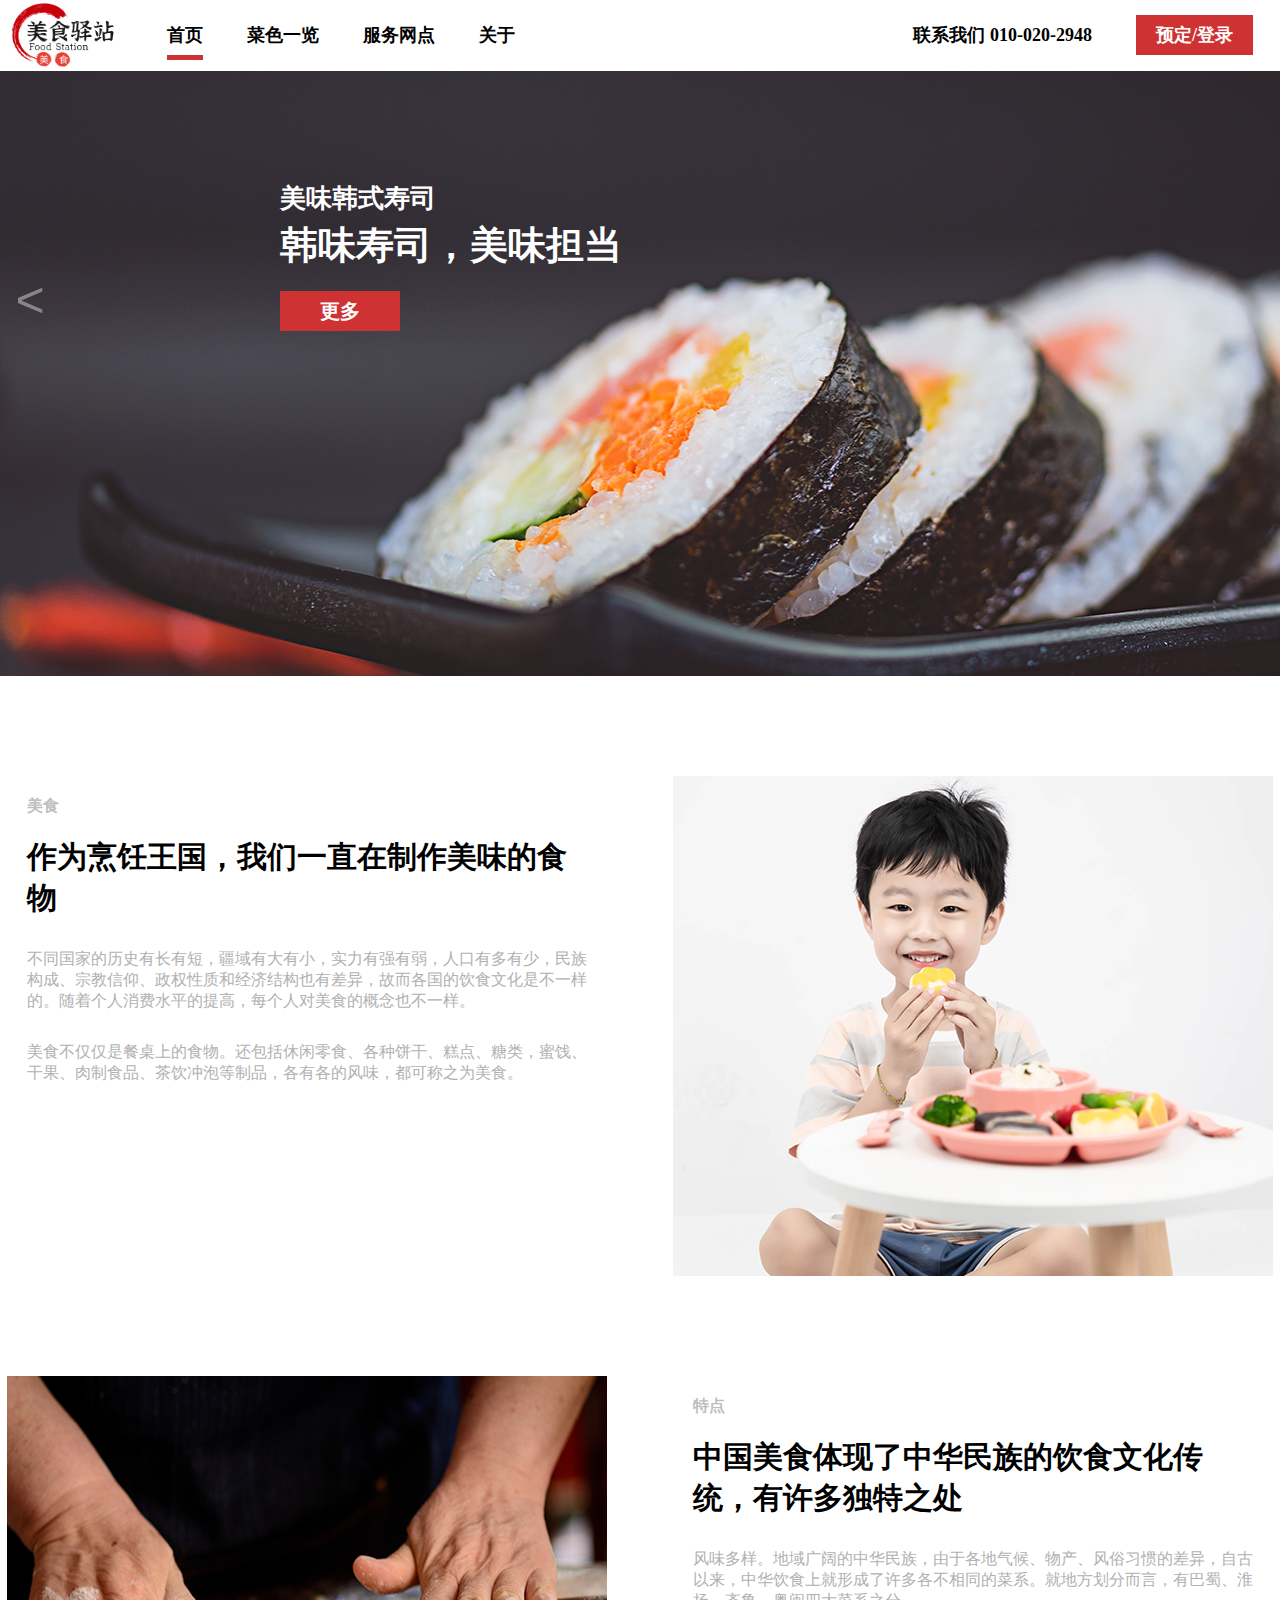
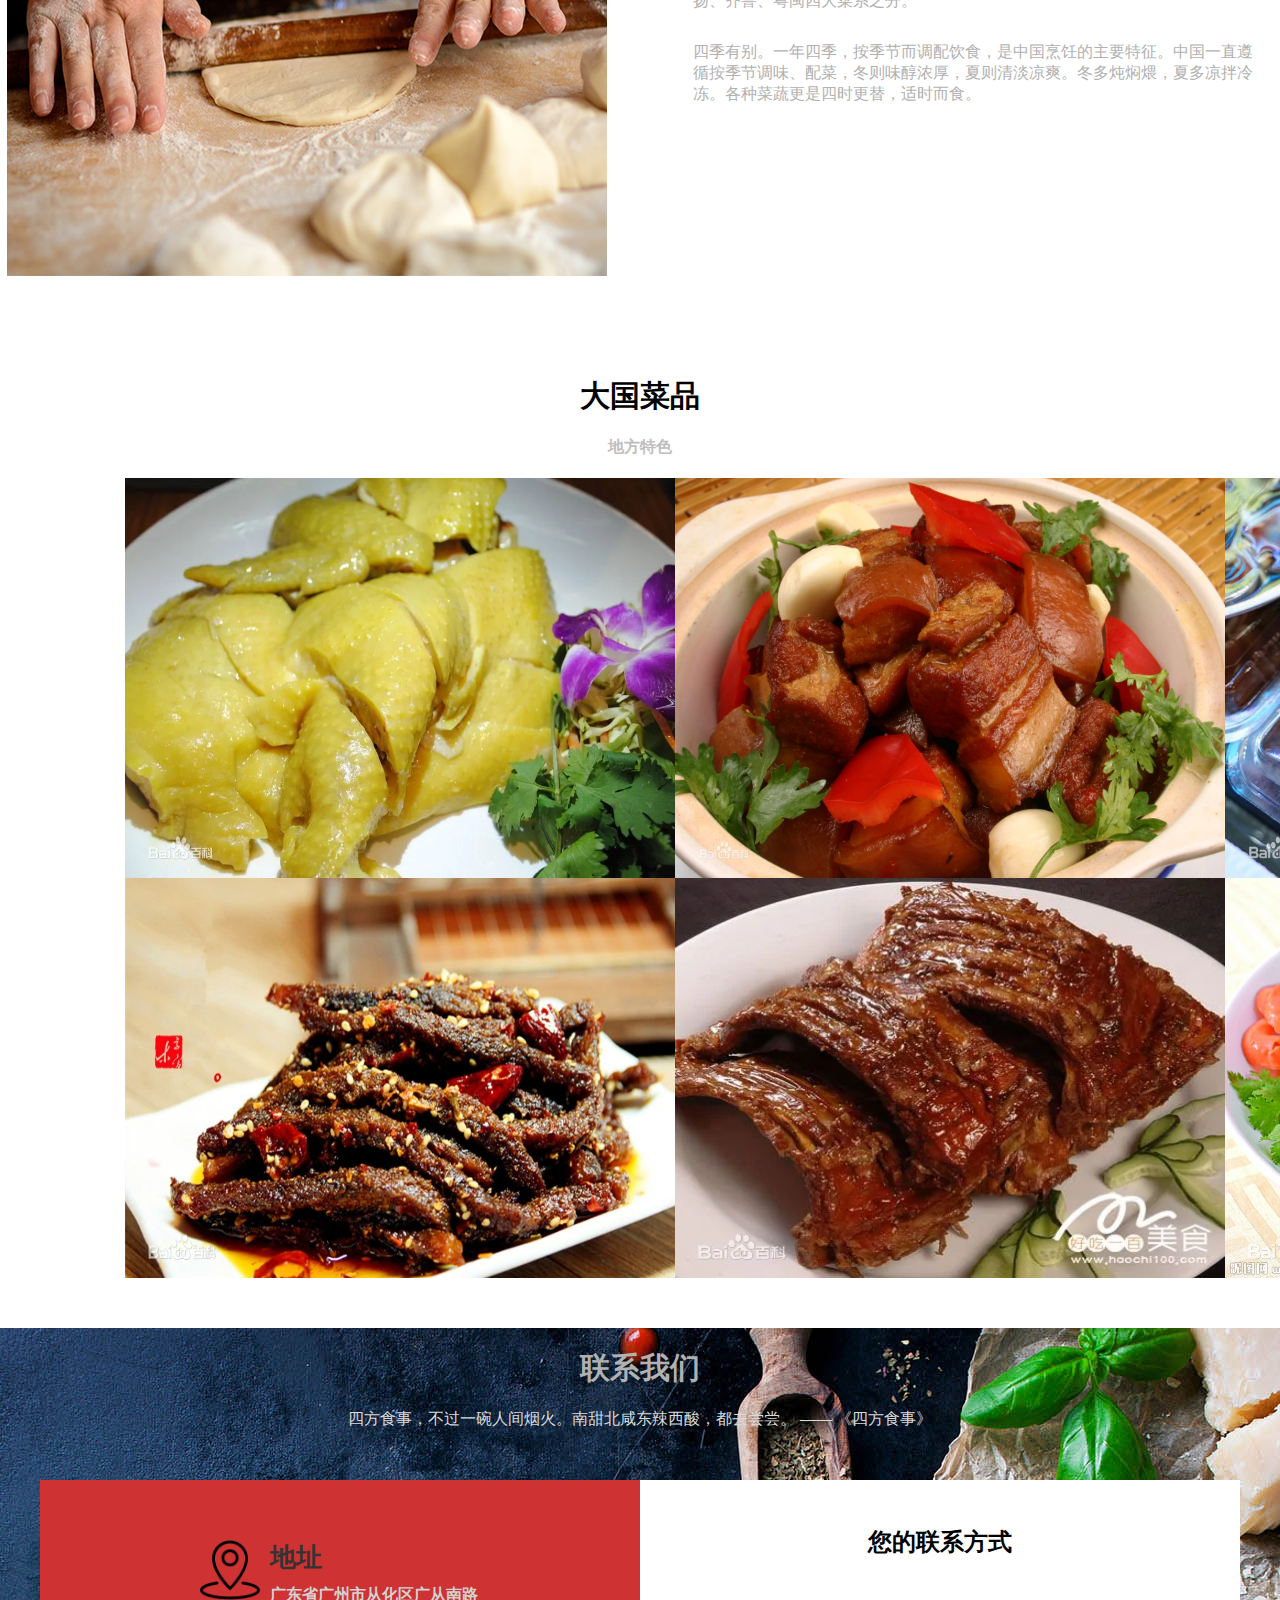
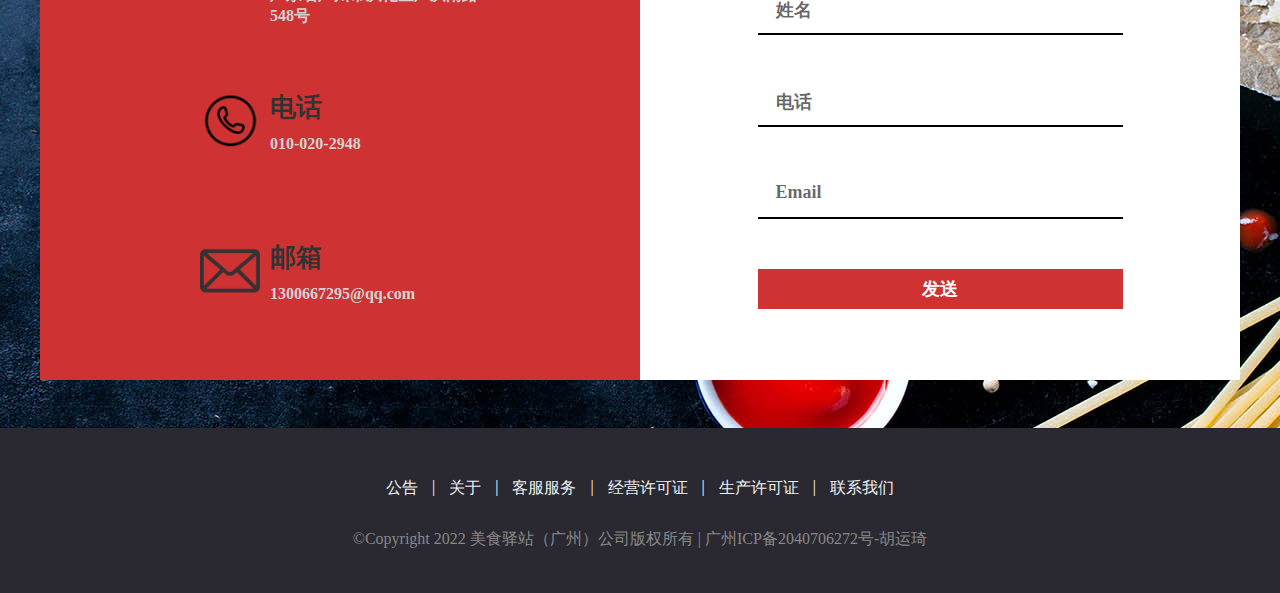
<file: h5/index.html>
<!DOCTYPE html>
<html lang="en">

<head>
    <meta charset="UTF-8">
    <title>首页</title>
    <link href="images/logo.ico" rel="icon">
    <link rel="stylesheet" href="css/index.css" type="text/css">
    <!-- <link rel="stylesheet" href="css/public.css" type="text/css"> -->
    <!-- <script src="https://cdn.staticfile.org/jquery/1.10.2/jquery.min.js"></script>
    <script src="js/jquery.countup.js"></script>
    <script src="js/jquery.waypoints.min.js"></script> -->

</head>

<body>
    <!--header begin-->



    <div class="header" id="head">
        <div class="header-inside">
            <ul class="header-left">
                <div class="logo">
                    <a href="index.html"><img src="images/LOGO.png" alt=""></a>
                </div>
                <!--        <li class="header-left-item"></li>-->
                <!-- <span class="logo"><a href="#">Logo</a></span> -->
                <li class="header-left-item header-active"><a href="index.html">首页</a></li>
                <li class="header-left-item"><a href="yuecai.html">菜色一览</a></li>
                <!-- <li class="header-left-item"><a href="join.html">品牌加盟</a></li> -->
                <li class="header-left-item"><a href="distribution.html">服务网点</a></li>
                <li class="header-left-item"><a href="about.html">关于</a></li>
            </ul>
            <ul class="header-right">
                <li class="header-right-item"><a href="#">联系我们 010-020-2948</a></li>
                <li class="header-right-item">
                    <a href="javascript:window.location.href='login.html'"><span style="color:#fff;" class="header-button">预定/登录</span></a>
                </li>
                <!--        <li class="header-right-item"><a href="javascript:window.location.href='login.html'">注册</a></li>-->
            </ul>
        </div>
    </div>
    <!--header end-->
    <!--banner begin-->
    <div class="banner">
        <ul class="banner-list">
            <li class="banner-list-item active">
                <span><i>美味韩式寿司</i><br>
                    韩味寿司，美味担当
                    <div class="more more1">
                        更多
                    </div>
                </span>
                <!-- <div>更多>></div> -->
                <a href="#"><img src="images/banner/banner4.png" alt=""></a>
            </li>
            <li class="banner-list-item">
                <span><i>墨西哥烤肉</i><br>
                    何以解忧，唯有烤肉
                    <div class="more more2">
                        更多
                    </div>
                </span>
                <a href="#"><img src="images/banner/banner5.png" alt=""></a>
            </li>
            <li class="banner-list-item">
                <span><i>蜜枣碱水粽子</i><br>
                    粽叶飘香，软糯香甜
                    <div class="more more3">
                        预定
                    </div>
                </span>
                <a href="#"><img src="images/banner/banner1.png" alt=""></a>
            </li>
            <li class="banner-list-item">
                <span style="color: rgb(255 247 240);"><i>枸杞红枣汤</i><br>
                    补中益气，养血安神
                    <div class="more more2">
                        预定
                    </div>
                </span>
                <a href="#"><img src="images/banner/banner3.png" alt=""></a>
            </li>
            <li class="banner-list-item">
                <span><i>士多啤梨</i><br>
                    鲜艳粉红，酸甜可口
                    <div class="more more1">
                        预定
                    </div>
                </span>
                <a href="#"><img src="images/banner/banner2.png" alt=""></a>
            </li>
        </ul>
        <ul class="pointList">
            <li class="point-item active" value="0"></li>
            <li class="point-item" value="1"></li>
            <li class="point-item" value="2"></li>
            <li class="point-item" value="3"></li>
            <li class="point-item" value="4"></li>
        </ul>
        <button type="button" class="btn" id="pre"><span class="size"><</span></button>
        <button type="button" class="btn" id="next"><span class="size">></span></button>
    </div>
    <!--banner end-->
    <!--content begin-->
    <div class="box-one">
        <div class="box-inside">
            <div class="inside-left">
                <span class="little-title">美食</span>
                <h2 class="title">作为烹饪王国，我们一直在制作美味的食物</h2>
                <p class="details">不同国家的历史有长有短，疆域有大有小，实力有强有弱，人口有多有少，民族构成、宗教信仰、政权性质和经济结构也有差异，故而各国的饮食文化是不一样的。随着个人消费水平的提高，每个人对美食的概念也不一样。</p>
                <p class="details">美食不仅仅是餐桌上的食物。还包括休闲零食、各种饼干、糕点、糖类，蜜饯、干果、肉制食品、茶饮冲泡等制品，各有各的风味，都可称之为美食。</p>
            </div>
            <div class="inside-right">
                <img src="images/contact/box-1.png" alt="小孩">
            </div>
        </div>
    </div>

    <div class="box-one">
        <div class="box-inside">
            <div class="inside-left">
                <img src="images/contact/box-2.png" alt="擀面">
            </div>
            <div class="inside-right">
                <span class="little-title">特点</span>
                <h2 class="title">中国美食体现了中华民族的饮食文化传统，有许多独特之处</h2>
                <p class="details">风味多样。地域广阔的中华民族，由于各地气候、物产、风俗习惯的差异，自古以来，中华饮食上就形成了许多各不相同的菜系。就地方划分而言，有巴蜀、淮扬、齐鲁、粤闽四大菜系之分。</p>
                <p class="details">四季有别。一年四季，按季节而调配饮食，是中国烹饪的主要特征。中国一直遵循按季节调味、配菜，冬则味醇浓厚，夏则清淡凉爽。冬多炖焖煨，夏多凉拌冷冻。各种菜蔬更是四时更替，适时而食。</p>
            </div>
        </div>
    </div>
    <div class="box-two">
        <h2 class="title-two">大国菜品</h2>
        <span class="little-title-two">地方特色</span>
        <div class="box-two-inside">
            <div class="inside-item">
                <a href="yuecai.html"><img src="images/contact/items-1.webp" alt="粤菜">
                    <div class="mask">
                        <span>粤菜</span>
                        <p>【特色】：它以选料广泛，选料精细，讲究鲜、嫩、爽、滑、浓为主要特点。</p>
                    </div>
                </a>
            </div>
            <div class="inside-item">
                <a href="donbeicai.html"><img src="images/contact/items-2.webp" alt="豫菜">
                    <div class="mask">
                        <span>东北菜</span>
                        <p>【特色】：东北菜一菜多味，咸甜分明，酥烂香脆，色鲜味浓，明油亮芡，讲究造型。</p>
                    </div>
                </a>
            </div>
            <div class="inside-item">
                <a href="mincai.html"><img src="images/contact/items-3.webp" alt="闽菜">
                    <div class="mask">
                        <span>闽菜</span>
                        <p>【特色】：制作细巧、色调美观、调味清鲜</p>
                    </div>
                </a>
            </div>
            <div class="inside-item">
                <a href="xiangcai.html"><img src="images/contact/items-4.webp" alt="湘菜">
                    <div class="mask">
                        <span>湘菜</span>
                        <p>【特色】：以熏、蒸、干炒为主，口味重于酸、辣， 辣味菜和烟熏腊肉是湘菜的独特风味。</p>
                    </div>
                </a>
            </div>
            <div class="inside-item">
                <a href="chuancai.html"> <img src="images/contact/items-5.webp" alt="川菜">
                    <div class="mask">
                        <span>川菜</span>
                        <p>【特色】：它以麻辣、鱼香、家常、怪味、酸辣、椒麻、醋椒为主要特点。</p>
                    </div>
                </a>
            </div>
            <div class="inside-item">
                <a href="zhecai.html"><img src="images/contact/items-6.webp" alt="浙菜">
                    <div class="mask">
                        <span>浙菜</span>
                        <p>【特色】：浙菜的四方风味既各有特长，又具有共同的四个特点：选料讲究，烹饪独到，注重本味，制作精细。</p>
                    </div>
                </a>
            </div>
        </div>
    </div>
    <!-- <div class="box"> -->

    </div>




    <!--content end-->

    <!-- contact begin -->
    <div class="contact">
        <div class="contact-top">
            <h2>联系我们</h2>
            <p>四方食事，不过一碗人间烟火。南甜北咸东辣西酸，都去尝尝。 —— 《四方食事》</p>
        </div>
        <div class="contact-inside">
            <div class="contact-left">
                <div class="contact-left-details">
                    <div class="contact-img"><img src="./images/icon/地址_爱给网_aigei_com.png" alt=""></div>
                    <span>地址</span>
                    <p>广东省广州市从化区广从南路548号</p>
                </div>
                <div class="contact-left-details">
                    <div class="contact-img"><img src="./images/icon/电话_爱给网_aigei_com.png" alt=""></div>
                    <span>电话</span>
                    <p>010-020-2948</p>
                </div>
                <div class="contact-left-details">
                    <div class="contact-img"><img src="./images/icon/邮件，email，邮箱_爱给网_aigei_com.png" alt=""></div>
                    <span>邮箱</span>
                    <p>1300667295@qq.com</p>
                </div>
            </div>
            <div class="contact-right">
                <h2>您的联系方式</h2>
                <form action="">
                    <div class="inputBox">
                        <input type="text" name="姓名" id="name" required="required">
                        <span class="inputBox-span">姓名</span>
                    </div>
                    <div class="inputBox">
                        <input type="text" name="电话" id="tel" required="required">
                        <span class="inputBox-span">电话</span>
                    </div>
                    <div class="inputBox">
                        <input type="email" name="建议" id="advice" required="required">
                        <span class="inputBox-span">Email</span>
                    </div>
                    <div class="inputBox inputBoxColor">
                        <input type="submit" name="提交" value="发送">
                    </div>
                </form>
            </div>
        </div>
    </div>





    <!-- contact end -->


    <!--footer begin-->
    <div class="gcs-footer">
        <div class="footer-top">
            <a href="#">公告</a> |
            <a href="#">关于</a> |
            <a href="#">客服服务</a> |
            <a href="#">经营许可证</a> |
            <a href="#">生产许可证</a> |
            <a href="#">联系我们</a>
        </div>
        <p>
            ©Copyright 2022 美食驿站（广州）公司版权所有 | 广州ICP备2040706272号-胡运琦
        </p>
    </div>
    <!--footer end-->


    <!-- <script>
        $('.counter').countUp({
            delay: 10,
            time: 1500,
            // duration:2000,
        })
    </script> -->
</body>

</html>
<script src="js/index.js" type="text/javascript"></script>
<script src="js/mask.js" type="text/javascript"></script>
<script src="js/public.js" type="text/javascript"></script>
<script src="js/inputChange.js" type="text/javascript"></script>
</file>
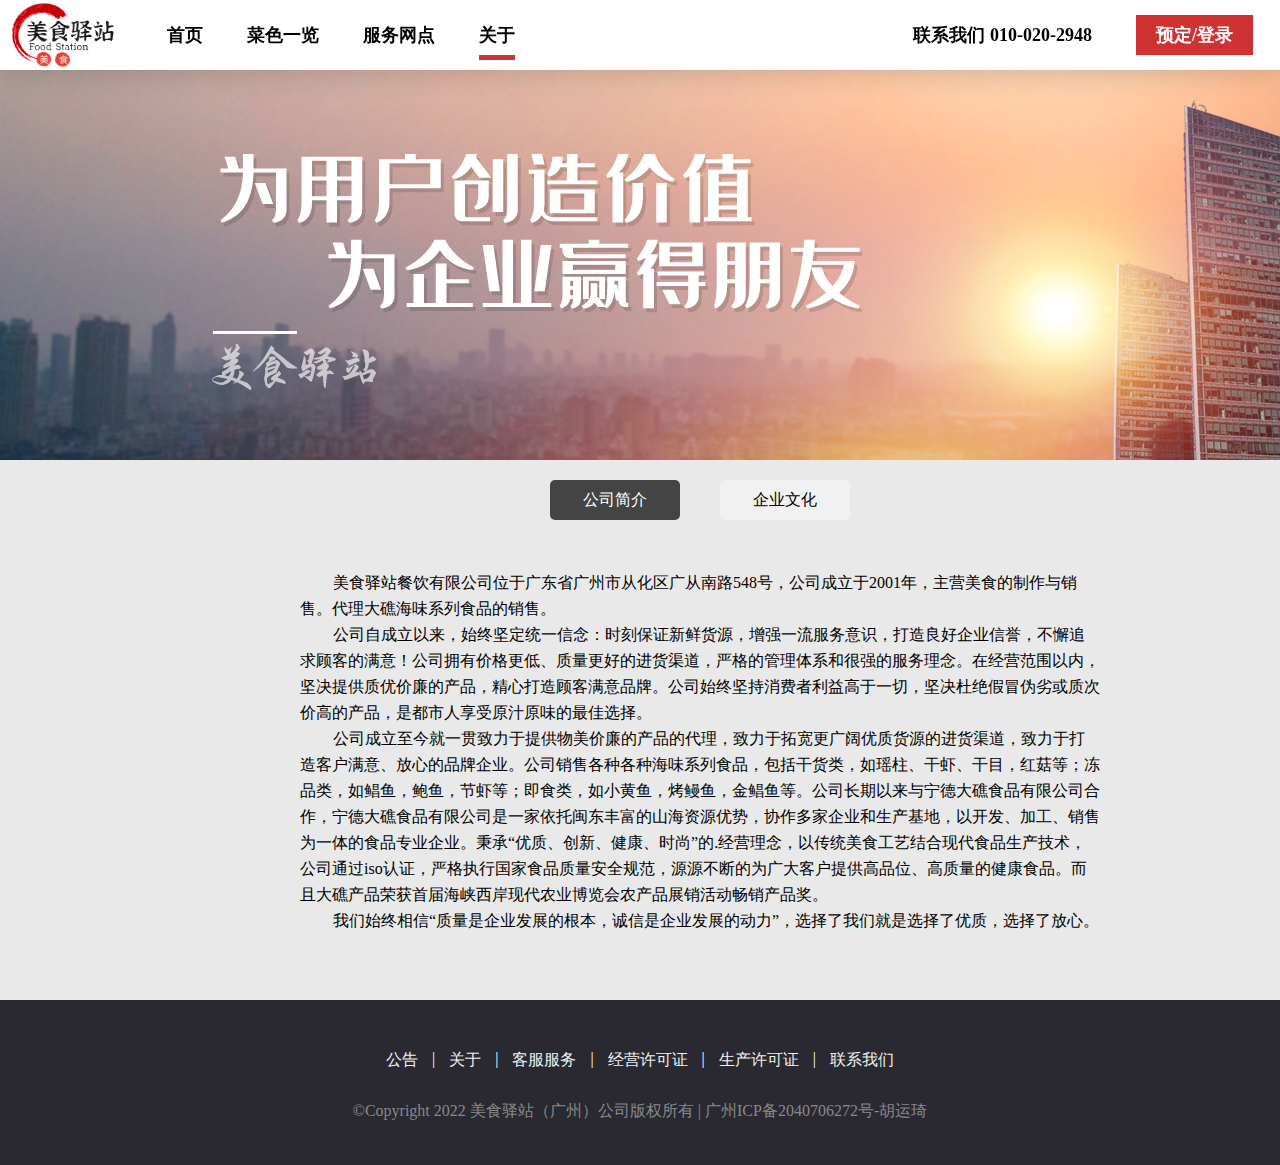
<file: h5/about.html>
<!DOCTYPE html>
<html lang="en">

<head>
    <meta charset="UTF-8">
    <meta http-equiv="X-UA-Compatible" content="IE=edge">
    <meta name="viewport" content="width=device-width, initial-scale=1.0">
    <title>关于我们</title>
    <link href="images/logo.ico" rel="icon">
    <link rel="stylesheet" href="css/public.css" type="text/css">
    <link rel="stylesheet" href="css/cuisine.css" type="text/css">
    <link rel="stylesheet" href="css/about.css" type="text/css">
</head>

<body>
    <!--header begin-->

    <div class="header" id="head">
        <div class="header-inside">
            <ul class="header-left">
                <div class="logo">
                    <a href="index.html"><img src="images/LOGO.png" alt=""></a>
                </div>
                <!--        <span class="logo">Logo</span>-->
                <!--        <li class="header-left-item"></li>-->
                <!-- <span class="logo"><a href="#">Logo</a></span> -->
                <li class="header-left-item"><a href="index.html">首页</a></li>
                <li class="header-left-item "><a href="yuecai.html">菜色一览</a></li>
                <!-- <li class="header-left-item"><a href="join.html">品牌加盟</a></li> -->
                <li class="header-left-item"><a href="distribution.html">服务网点</a></li>
                <li class="header-left-item header-active"><a href="about.html">关于</a></li>
            </ul>
            <ul class="header-right">
                <li class="header-right-item"><a href="#" style="color: black;">联系我们 010-020-2948</a></li>
                <li class="header-right-item">
                    <a href="javascript:window.location.href='login.html'"><span class="header-button">预定/登录</span></a>
                </li>
                <!--        <li class="header-right-item"><a href="javascript:window.location.href='login.html'">注册</a></li>-->
            </ul>
        </div>
    </div>

    <!--header end-->

    <div class="about">
        <div class="banner">
            <img src="images/about.jpg" alt="">
        </div>
        <div class="culture">
            <!-- <iframe src="index.html" frameborder="0"></iframe> -->
            <div class="title">
                <span class="active"><a href="about.html">公司简介</a></span>
                <span><a href="about_culture.html">企业文化</a></span>
            </div>
            <div class="detail">
                <p>美食驿站餐饮有限公司位于广东省广州市从化区广从南路548号，公司成立于2001年，主营美食的制作与销售。代理大礁海味系列食品的销售。</p>
                <p>公司自成立以来，始终坚定统一信念：时刻保证新鲜货源，增强一流服务意识，打造良好企业信誉，不懈追求顾客的满意！公司拥有价格更低、质量更好的进货渠道，严格的管理体系和很强的服务理念。在经营范围以内，坚决提供质优价廉的产品，精心打造顾客满意品牌。公司始终坚持消费者利益高于一切，坚决杜绝假冒伪劣或质次价高的产品，是都市人享受原汁原味的最佳选择。</p>
                <p>公司成立至今就一贯致力于提供物美价廉的产品的代理，致力于拓宽更广阔优质货源的进货渠道，致力于打造客户满意、放心的品牌企业。公司销售各种各种海味系列食品，包括干货类，如瑶柱、干虾、干目，红菇等；冻品类，如鲳鱼，鲍鱼，节虾等；即食类，如小黄鱼，烤鳗鱼，金鲳鱼等。公司长期以来与宁德大礁食品有限公司合作，宁德大礁食品有限公司是一家依托闽东丰富的山海资源优势，协作多家企业和生产基地，以开发、加工、销售为一体的食品专业企业。秉承“优质、创新、健康、时尚”的.经营理念，以传统美食工艺结合现代食品生产技术，公司通过iso认证，严格执行国家食品质量安全规范，源源不断的为广大客户提供高品位、高质量的健康食品。而且大礁产品荣获首届海峡西岸现代农业博览会农产品展销活动畅销产品奖。</p>
                <p>我们始终相信“质量是企业发展的根本，诚信是企业发展的动力”，选择了我们就是选择了优质，选择了放心。</p>
            </div>
        </div>
    </div>


    <!--footer begin-->
    <div class="gcs-footer">
        <div class="footer-top">
            <a href="#">公告</a> |
            <a href="#">关于</a> |
            <a href="#">客服服务</a> |
            <a href="#">经营许可证</a> |
            <a href="#">生产许可证</a> |
            <a href="#">联系我们</a>
        </div>
        <p>
            ©Copyright 2022 美食驿站（广州）公司版权所有 | 广州ICP备2040706272号-胡运琦
        </p>
    </div>
    <!--footer end-->

</body>

</html>
<script src="js/public.js" type="text/javascript"></script>
</file>
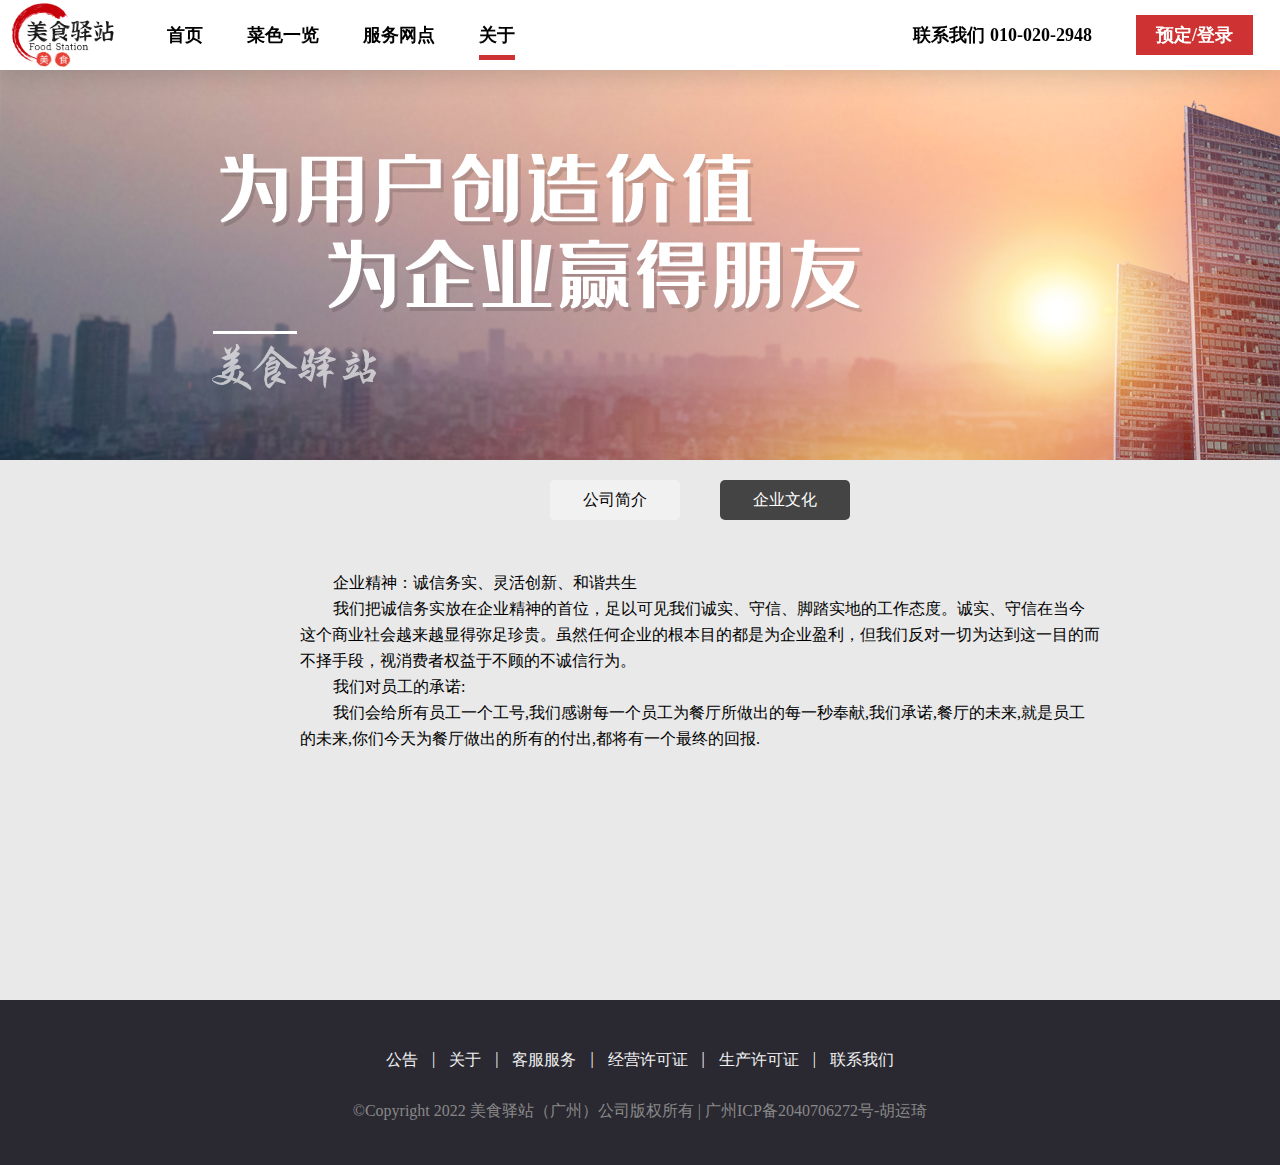
<file: h5/about_culture.html>
<!DOCTYPE html>
<html lang="en">

<head>
    <meta charset="UTF-8">
    <meta http-equiv="X-UA-Compatible" content="IE=edge">
    <meta name="viewport" content="width=device-width, initial-scale=1.0">
    <title>关于我们</title>
    <link href="images/logo.ico" rel="icon">
    <link rel="stylesheet" href="css/public.css" type="text/css">
    <link rel="stylesheet" href="css/cuisine.css" type="text/css">
    <link rel="stylesheet" href="css/about.css" type="text/css">
</head>

<body>
    <!--header begin-->

    <div class="header" id="head">
        <div class="header-inside">
            <ul class="header-left">
                <div class="logo">
                    <a href="index.html"><img src="images/LOGO.png" alt=""></a>
                </div>
                <!--        <span class="logo">Logo</span>-->
                <!--        <li class="header-left-item"></li>-->
                <!-- <span class="logo"><a href="#">Logo</a></span> -->
                <li class="header-left-item"><a href="index.html">首页</a></li>
                <li class="header-left-item "><a href="yuecai.html">菜色一览</a></li>
                <!-- <li class="header-left-item"><a href="join.html">品牌加盟</a></li> -->
                <li class="header-left-item"><a href="distribution.html">服务网点</a></li>
                <li class="header-left-item header-active"><a href="about.html">关于</a></li>
            </ul>
            <ul class="header-right">
                <li class="header-right-item"><a href="#" style="color: black;">联系我们 010-020-2948</a></li>
                <li class="header-right-item">
                    <a href="javascript:window.location.href='login.html'"><span class="header-button">预定/登录</span></a>
                </li>
                <!--        <li class="header-right-item"><a href="javascript:window.location.href='login.html'">注册</a></li>-->
            </ul>
        </div>
    </div>

    <!--header end-->

    <div class="about">
        <div class="banner">
            <img src="images/about.jpg" alt="">
        </div>
        <div class="culture">
            <!-- <iframe src="index.html" frameborder="0"></iframe> -->
            <div class="title">
                <span><a href="about.html">公司简介</a></span>
                <span class="active"><a href="about_culture.html">企业文化</a></span>
            </div>
            <div class="detail">
                <p>企业精神：诚信务实、灵活创新、和谐共生</p>
                <p>我们把诚信务实放在企业精神的首位，足以可见我们诚实、守信、脚踏实地的工作态度。诚实、守信在当今这个商业社会越来越显得弥足珍贵。虽然任何企业的根本目的都是为企业盈利，但我们反对一切为达到这一目的而不择手段，视消费者权益于不顾的不诚信行为。</p>
                <p>我们对员工的承诺:</p>
                <p>我们会给所有员工一个工号,我们感谢每一个员工为餐厅所做出的每一秒奉献,我们承诺,餐厅的未来,就是员工的未来,你们今天为餐厅做出的所有的付出,都将有一个最终的回报.</p>
            </div>
        </div>
    </div>


    <!--footer begin-->
    <div class="gcs-footer">
        <div class="footer-top">
            <a href="#">公告</a> |
            <a href="#">关于</a> |
            <a href="#">客服服务</a> |
            <a href="#">经营许可证</a> |
            <a href="#">生产许可证</a> |
            <a href="#">联系我们</a>
        </div>
        <p>
            ©Copyright 2022 美食驿站（广州）公司版权所有 | 广州ICP备2040706272号-胡运琦
        </p>
    </div>
    <!--footer end-->

</body>

</html>
<script src="js/public.js" type="text/javascript"></script>
</file>
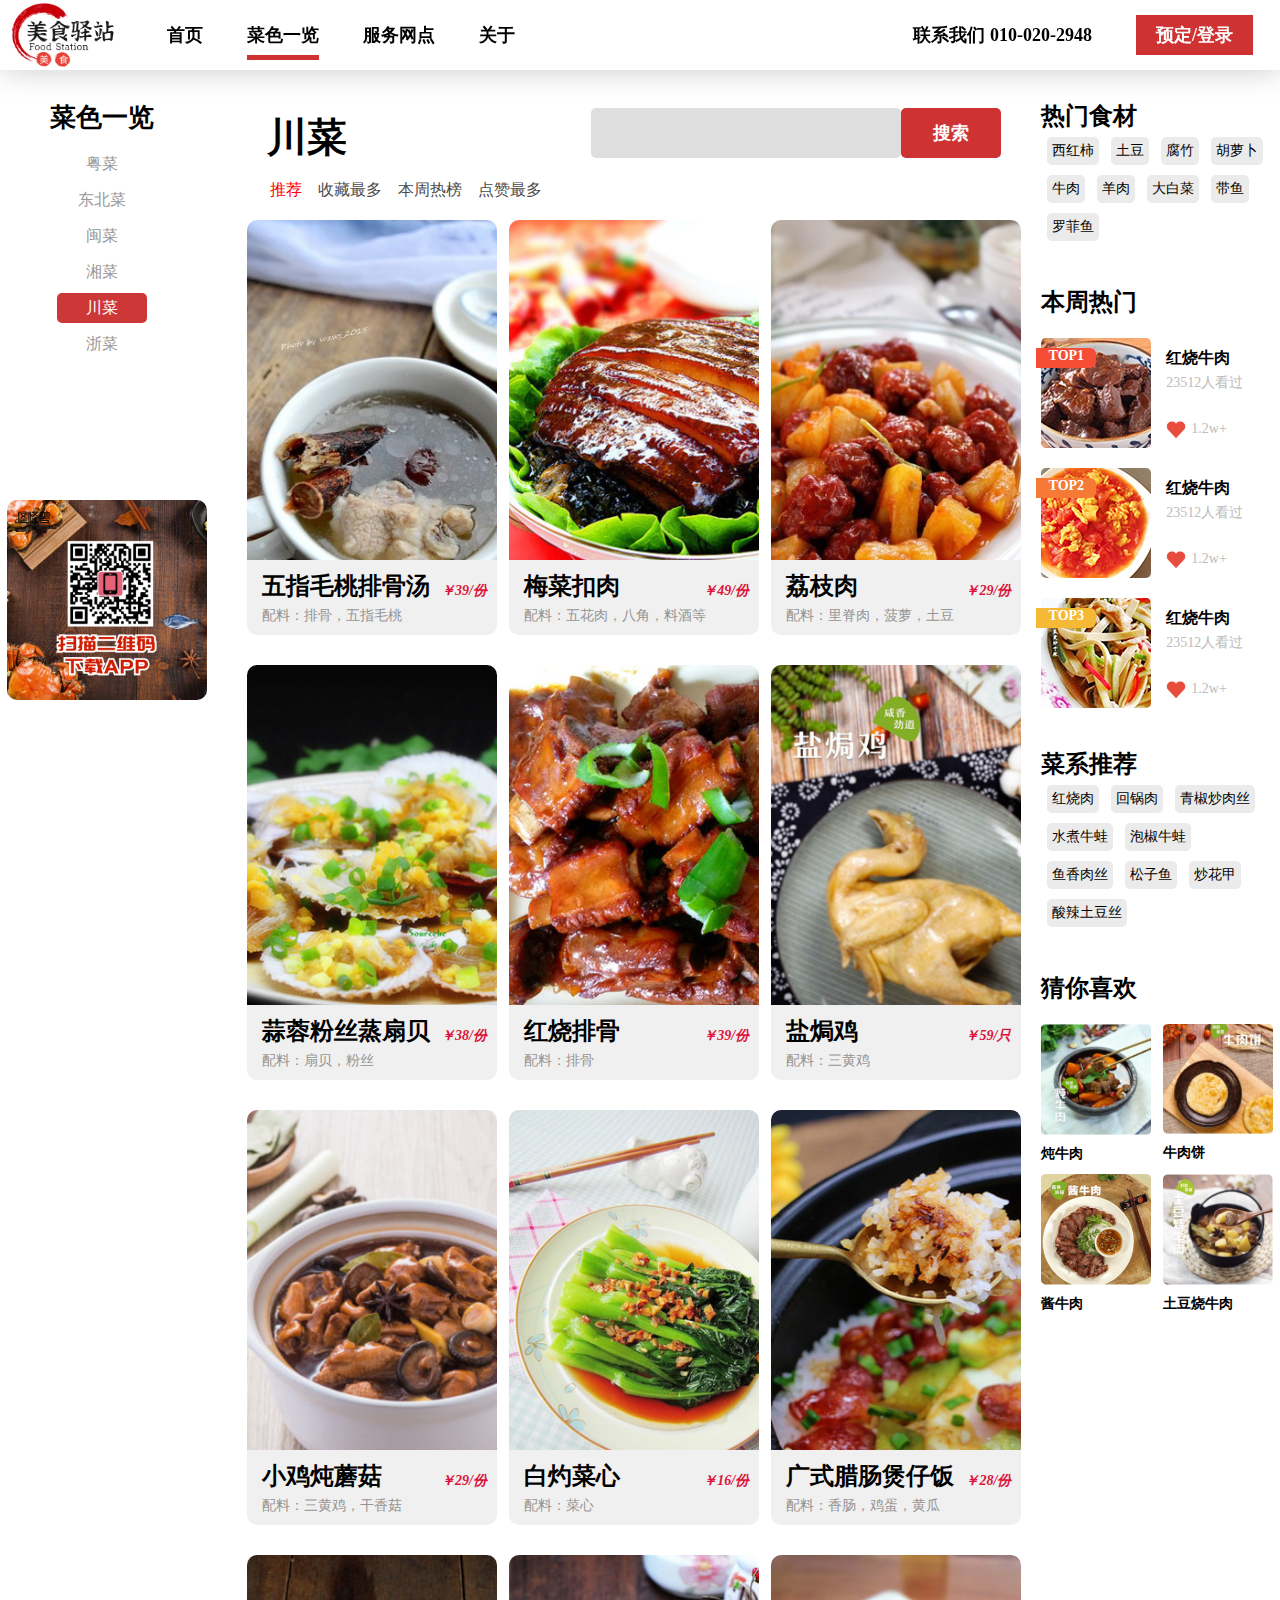
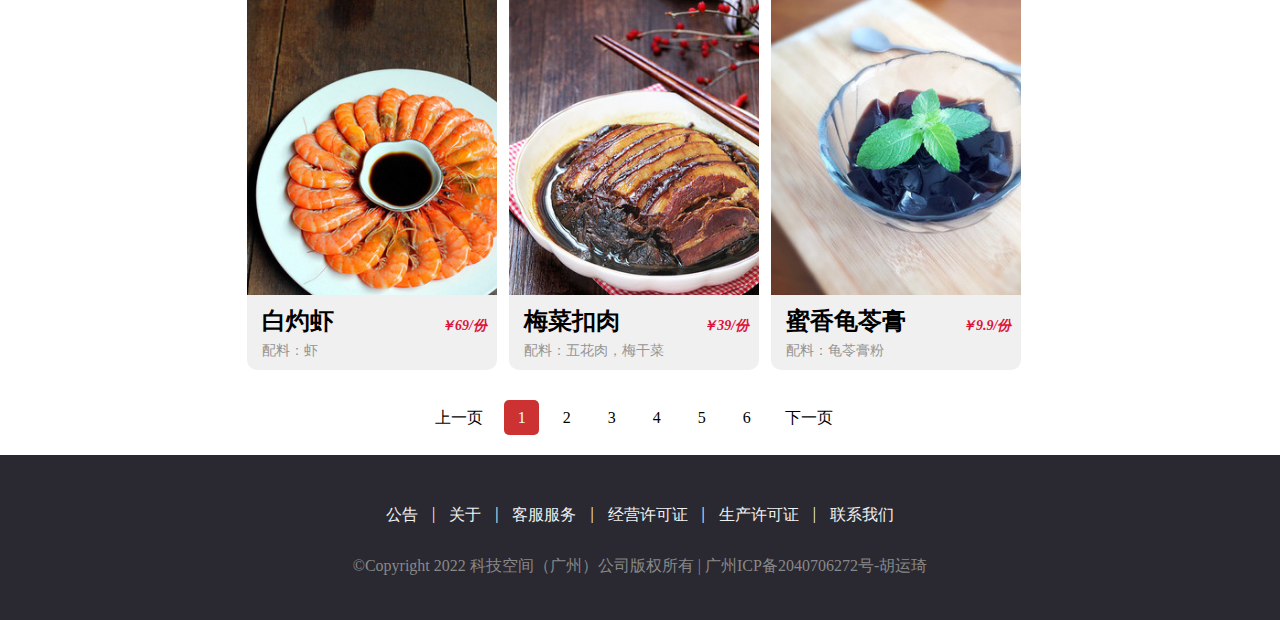
<file: h5/chuancai.html>
<!DOCTYPE html>
<html lang="en">

<head>
    <meta charset="UTF-8">
    <meta http-equiv="X-UA-Compatible" content="IE=edge">
    <meta name="viewport" content="width=device-width, initial-scale=1.0">
    <title>川菜</title>
    <link href="images/logo.ico" rel="icon">
    <link rel="stylesheet" href="css/public.css" type="text/css">
    <link rel="stylesheet" href="css/cuisine.css" type="text/css">
</head>

<body>
    <!--header begin-->

    <div class="header" id="head">
        <div class="header-inside">
            <ul class="header-left">
                <div class="logo">
                    <a href="index.html"><img src="images/LOGO.png" alt=""></a>
                </div>
                <!--        <span class="logo">Logo</span>-->
                <!--        <li class="header-left-item"></li>-->
                <!-- <span class="logo"><a href="#">Logo</a></span> -->
                <li class="header-left-item"><a href="index.html">首页</a></li>
                <li class="header-left-item header-active"><a href="yuecai.html">菜色一览</a></li>
                <!-- <li class="header-left-item"><a href="join.html">品牌加盟</a></li> -->
                <li class="header-left-item"><a href="distribution.html">服务网点</a></li>
                <li class="header-left-item"><a href="about.html">关于</a></li>
            </ul>
            <ul class="header-right">
                <li class="header-right-item"><a href="#" style="color: black;">联系我们 010-020-2948</a></li>
                <li class="header-right-item">
                    <a href="javascript:window.location.href='login.html'"><span class="header-button">预定/登录</span></a>
                </li>
                <!--        <li class="header-right-item"><a href="javascript:window.location.href='login.html'">注册</a></li>-->
            </ul>
        </div>
    </div>

    <!--header end-->

    <div class="contact">

        <section class="nav">
            <ul class="sidebar">
                <li class="sidebar-item ">
                    <span>菜色一览</span>
                </li>
                <li class="sidebar-item ">
                    <a href="yuecai.html">粤菜</a>
                </li>
                <li class="sidebar-item">
                    <a href="donbeicai.html">东北菜</a>
                </li>
                <li class="sidebar-item">
                    <a href="mincai.html">闽菜</a>
                </li>
                <li class="sidebar-item">
                    <a href="xiangcai.html">湘菜</a>
                </li>
                <li class="sidebar-item sidebar-active">
                    <a href="chuancai.html">川菜</a>
                </li>
                <li class="sidebar-item">
                    <a href="zhecai.html">浙菜</a>
                </li>
            </ul>

            <div class="code">
                <img src="images/cuisine/APP.png" alt="">
            </div>
        </section>



        <div class="box">
            <div class="box-top">
                <h1>川菜</h1>
                <input class="input" type="text">
                <input class="input_2" type="button" value="搜索">
                <ul>
                    <li><a style="color: red;" href="#">推荐</a></li>
                    <li><a href="#">收藏最多</a></li>
                    <li><a href="#">本周热榜</a></li>
                    <li><a href="#">点赞最多</a></li>
                </ul>
            </div>
            <!-- 1 -->
            <div class="box-details">
                <div class="box-items">
                    <a href="#">
                        <div class="img-items">
                            <img src="images/yuecai/1.jpg" alt="">
                        </div>
                        <div class="items-title">
                            <span>五指毛桃排骨汤<i class="price">￥39/份</i></span>
                            <p>配料：排骨，五指毛桃</p>
                        </div>
                    </a>
                </div>
                <div class="box-items">
                    <a href="#">
                        <div class="img-items">
                            <img src="images/yuecai/2.jpg" alt="">
                        </div>
                        <div class="items-title">
                            <span>梅菜扣肉<i class="price">￥49/份</i></span>
                            <p>配料：五花肉，八角，料酒等</p>
                        </div>
                    </a>
                </div>
                <div class="box-items">
                    <a href="#">
                        <div class="img-items">
                            <img src="images/yuecai/3.jpg" alt="">
                        </div>

                        <div class="items-title">
                            <span>荔枝肉<i class="price">￥29/份</i></span>
                            <p>配料：里脊肉，菠萝，土豆</p>
                        </div>
                    </a>
                </div>
            </div>

            <!-- 2 -->
            <div class="box-details">
                <div class="box-items">
                    <a href="#">
                        <div class="img-items">
                            <img src="images/yuecai/4.jpg" alt="">
                        </div>
                        <div class="items-title">
                            <span>蒜蓉粉丝蒸扇贝<i class="price">￥38/份</i></span>
                            <p>配料：扇贝，粉丝</p>
                        </div>
                    </a>
                </div>
                <div class="box-items">
                    <a href="#">
                        <div class="img-items">
                            <img src="images/yuecai/5.jpg" alt="">
                        </div>
                        <div class="items-title">
                            <span>红烧排骨<i class="price">￥39/份</i></span>
                            <p>配料：排骨</p>
                        </div>
                    </a>
                </div>
                <div class="box-items">
                    <a href="#">
                        <div class="img-items">
                            <img src="images/yuecai/6.jpg" alt="">
                        </div>

                        <div class="items-title">
                            <span>盐焗鸡<i class="price">￥59/只</i></span>
                            <p>配料：三黄鸡</p>
                        </div>
                    </a>
                </div>
            </div>

            <!-- 3 -->
            <div class="box-details">
                <div class="box-items">
                    <a href="#">
                        <div class="img-items">
                            <img src="images/yuecai/7.jpg" alt="">
                        </div>
                        <div class="items-title">
                            <span>小鸡炖蘑菇<i class="price">￥29/份</i></span>
                            <p>配料：三黄鸡，干香菇</p>
                        </div>
                    </a>
                </div>
                <div class="box-items">
                    <a href="#">
                        <div class="img-items">
                            <img src="images/yuecai/8.jpg" alt="">
                        </div>
                        <div class="items-title">
                            <span>白灼菜心<i class="price">￥16/份</i></span>
                            <p>配料：菜心</p>
                        </div>
                    </a>
                </div>
                <div class="box-items">
                    <a href="#">
                        <div class="img-items">
                            <img src="images/yuecai/9.jpg" alt="">
                        </div>

                        <div class="items-title">
                            <span>广式腊肠煲仔饭<i class="price">￥28/份</i></span>
                            <p>配料：香肠，鸡蛋，黄瓜</p>
                        </div>
                    </a>
                </div>
            </div>

            <!-- 4 -->
            <div class="box-details">
                <div class="box-items">
                    <a href="#">
                        <div class="img-items">
                            <img src="images/yuecai/10.jpg" alt="">
                        </div>
                        <div class="items-title">
                            <span>白灼虾<i class="price">￥69/份</i></span>
                            <p>配料：虾</p>
                        </div>
                    </a>
                </div>
                <div class="box-items">
                    <a href="#">
                        <div class="img-items">
                            <img src="images/yuecai/11.jpg" alt="">
                        </div>
                        <div class="items-title">
                            <span>梅菜扣肉<i class="price">￥39/份</i></span>
                            <p>配料：五花肉，梅干菜</p>
                        </div>
                    </a>
                </div>
                <div class="box-items">
                    <a href="#">
                        <div class="img-items">
                            <img src="images/yuecai/12.jpg" alt="">
                        </div>

                        <div class="items-title">
                            <span>蜜香龟苓膏<i class="price">￥9.9/份</i></span>
                            <p>配料：龟苓膏粉</p>
                        </div>
                    </a>
                </div>
            </div>
            <!-- 5 -->
            <!-- <div class="box-details">
                <div class="box-items">
                    <a href="#">
                        <div class="img-items">
                            <img src="images/cuisine/1.jpg" alt="">
                        </div>
                        <div class="items-title">
                            <span>白切鸡</span>
                            <p>配料：三黄鸡，香油</p>
                        </div>
                    </a>
                </div>
                <div class="box-items">
                    <a href="#">
                        <div class="img-items">
                            <img src="images/cuisine/1.jpg" alt="">
                        </div>
                        <div class="items-title">
                            <span>白切鸡</span>
                            <p>配料：三黄鸡，香油</p>
                        </div>
                    </a>
                </div>
                <div class="box-items">
                    <a href="#">
                        <div class="img-items">
                            <img src="images/cuisine/1.jpg" alt="">
                        </div>

                        <div class="items-title">
                            <span>白切鸡</span>
                            <p>配料：三黄鸡，香油</p>
                        </div>
                    </a>
                </div>
            </div> -->

            <div class="box-pag">
                <section>
                    <ul class="box-pag-deatils">
                        <li class="pag-item-title"><a href="#">上一页</a></li>
                        <li class="pag-item pag-active"><a href="#">1</a></li>
                        <li class="pag-item"><a href="#">2</a></li>
                        <li class="pag-item"><a href="#">3</a></li>
                        <li class="pag-item"><a href="#">4</a></li>
                        <li class="pag-item"><a href="#">5</a></li>
                        <li class="pag-item"><a href="#">6</a></li>
                        <li class="pag-item-title"><a href="#">下一页</a></li>
                    </ul>
                </section>
            </div>

        </div>


        <div class="side">
            <div class="side-hot">
                <h2>热门食材</h2>
                <ul class="hot-ul">
                    <li class="side-hot-item">西红柿</li>
                    <li class="side-hot-item">土豆</li>
                    <li class="side-hot-item">腐竹</li>
                    <li class="side-hot-item">胡萝卜</li>
                    <li class="side-hot-item">牛肉</li>
                    <li class="side-hot-item">羊肉</li>
                    <li class="side-hot-item">大白菜</li>
                    <li class="side-hot-item">带鱼</li>
                    <li class="side-hot-item">罗菲鱼</li>
                </ul>
            </div>

            <div class="side-hot">
                <h2>本周热门</h2>
                <div class="hot-week">
                    <div class="hot-week-item">
                        <div class="hot-week-item-left">
                            <img src="images/cuisine/hot-week-1.png" alt="">
                            <span style="background-color: rgb(246, 77, 54);">TOP1</span>

                        </div>
                        <div class="hot-week-item-right">
                            <h4>红烧牛肉</h4>
                            <p>23512人看过</p>

                            <img src="images/icon/爱心.png" alt="">
                            <p style="margin-left: 25px;">1.2w+</p>

                        </div>
                    </div>
                    <div class="hot-week-item">
                        <div class="hot-week-item-left">
                            <img src="images/cuisine/hot-week-2.png" alt="">
                            <span style="background-color: rgb(246, 122, 54);">TOP2</span>
                        </div>
                        <div class="hot-week-item-right">
                            <h4>红烧牛肉</h4>
                            <p>23512人看过</p>

                            <img src="images/icon/爱心.png" alt="">
                            <p style="margin-left: 25px;">1.2w+</p>

                        </div>
                    </div>
                    <div class="hot-week-item">
                        <div class="hot-week-item-left">
                            <img src="images/cuisine/hot-week-3.png" alt="">
                            <span style="background-color: rgb(246, 185, 54);">TOP3</span>
                        </div>
                        <div class="hot-week-item-right">
                            <h4>红烧牛肉</h4>
                            <p>23512人看过</p>

                            <img src="images/icon/爱心.png" alt="">
                            <p style="margin-left: 25px;">1.2w+</p>

                        </div>
                    </div>

                </div>
            </div>

            <div class="side-recommend">
                <h2>菜系推荐</h2>
                <ul class="recommend-ul">
                    <li class="side-recommend-item">红烧肉</li>
                    <li class="side-recommend-item">回锅肉</li>
                    <li class="side-recommend-item">青椒炒肉丝</li>
                    <li class="side-recommend-item">水煮牛蛙</li>
                    <li class="side-recommend-item">泡椒牛蛙</li>
                    <li class="side-recommend-item">鱼香肉丝</li>
                    <li class="side-recommend-item">松子鱼</li>
                    <li class="side-recommend-item">炒花甲</li>
                    <li class="side-recommend-item">酸辣土豆丝</li>
                </ul>
            </div>

            <div class="side-guess">
                <h2>猜你喜欢</h2>
                <div class="guess">
                    <div class="guess-item">
                        <img src="images/cuisine/guess-1.png" alt="">
                        <span>炖牛肉</span>
                    </div>
                    <div class="guess-item">
                        <img src="images/cuisine/guess-2.png" alt="">
                        <span>牛肉饼</span>
                    </div>
                    <div class="guess-item">
                        <img src="images/cuisine/guess-3.png" alt="">
                        <span>酱牛肉</span>
                    </div>
                    <div class="guess-item">
                        <img src="images/cuisine/guess-4.png" alt="">
                        <span>土豆烧牛肉</span>
                    </div>
                </div>
            </div>

        </div>

    </div>


    <!--footer begin-->
    <div class="gcs-footer">
        <div class="footer-top">
            <a href="#">公告</a> |
            <a href="#">关于</a> |
            <a href="#">客服服务</a> |
            <a href="#">经营许可证</a> |
            <a href="#">生产许可证</a> |
            <a href="#">联系我们</a>
        </div>
        <p>
            ©Copyright 2022 科技空间（广州）公司版权所有 | 广州ICP备2040706272号-胡运琦
        </p>
    </div>
    <!--footer end-->

</body>

</html>
<script src="js/public.js" type="text/javascript"></script>
</file>
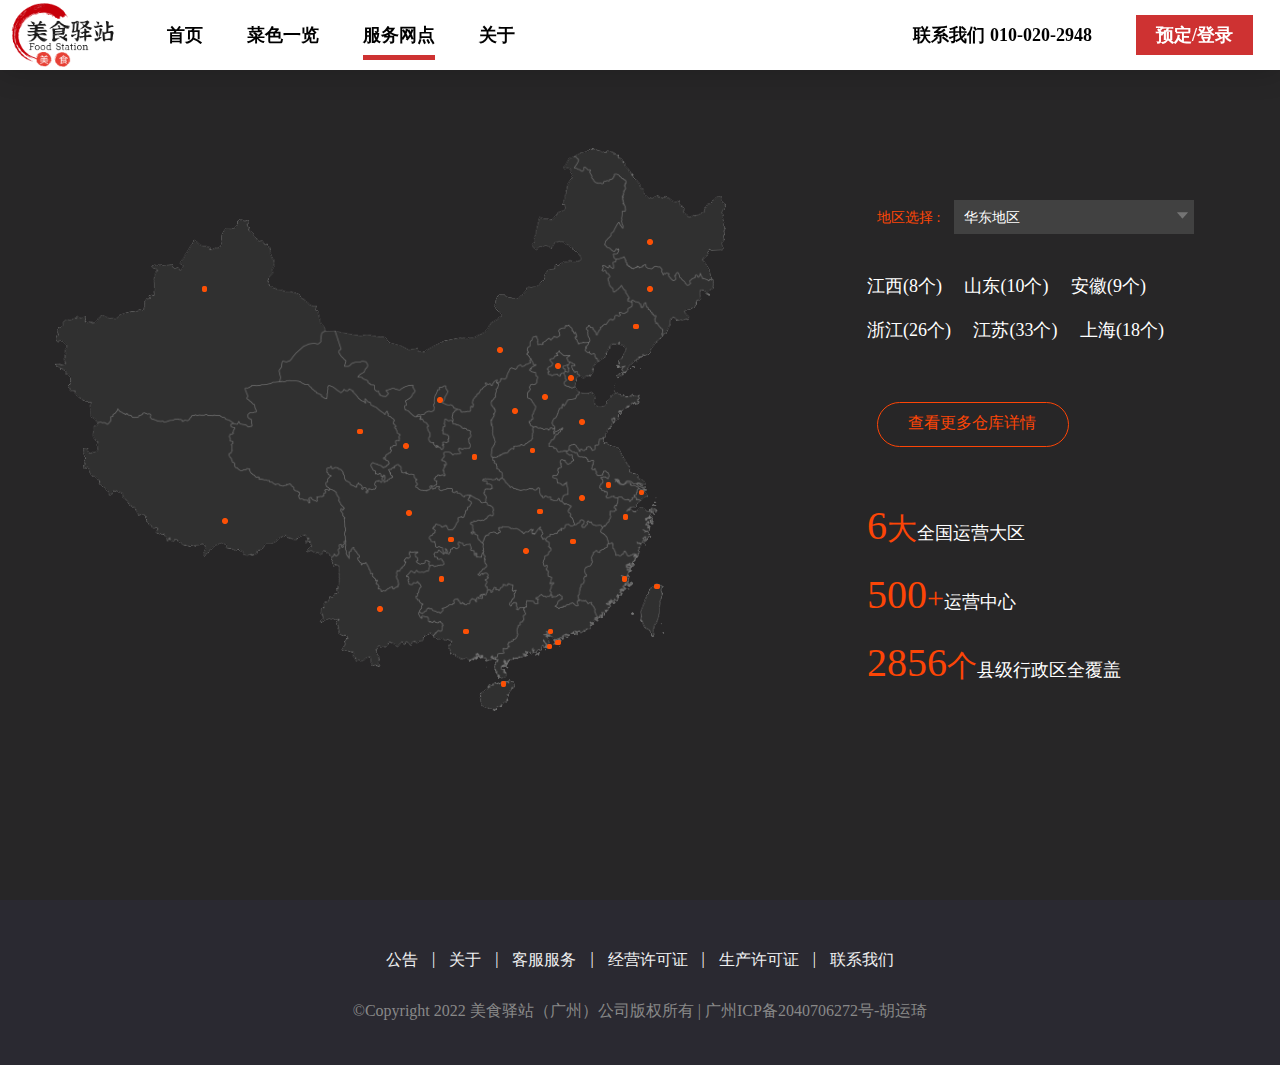
<file: h5/distribution.html>
<!DOCTYPE html>
<html>

<head>
    <meta charset="utf-8">
    <title>服务网点</title>
    <link href="images/logo.ico" rel="icon">
    <link rel="stylesheet" href="css/public.css" type="text/css">
    <link rel="stylesheet" href="css/cuisine.css" type="text/css">
    <link rel="stylesheet" type="text/css" href="css/distribution.css" />
</head>

<body>
    <!--header begin-->

    <div class="header" id="head">
        <div class="header-inside">
            <ul class="header-left">
                <div class="logo">
                    <a href="index.html"><img src="images/LOGO.png" alt=""></a>
                </div>
                <!--        <span class="logo">Logo</span>-->
                <!--        <li class="header-left-item"></li>-->
                <!-- <span class="logo"><a href="#">Logo</a></span> -->
                <li class="header-left-item"><a href="index.html">首页</a></li>
                <li class="header-left-item "><a href="yuecai.html">菜色一览</a></li>
                <!-- <li class="header-left-item"><a href="join.html">品牌加盟</a></li> -->
                <li class="header-left-item header-active"><a href="distribution.html">服务网点</a></li>
                <li class="header-left-item"><a href="about.html">关于</a></li>
            </ul>
            <ul class="header-right">
                <li class="header-right-item"><a href="#" style="color: black;">联系我们 010-020-2948</a></li>
                <li class="header-right-item">
                    <a href="javascript:window.location.href='login.html'"><span class="header-button">预定/登录</span></a>
                </li>
                <!--        <li class="header-right-item"><a href="javascript:window.location.href='login.html'">注册</a></li>-->
            </ul>
        </div>
    </div>

    <!--header end-->


    <!-- content begin -->
    <div class="body">
        <div class="form">
            <img src="images/zg-1.png" alt="">
        </div>


        <div class="move_2">
            <span class="move_1">地区选择&nbsp;:</span>
            <select class="filter-box">
			  <option value="选择1" selected="selected">华东地区</option>
			  <option value="选择2">华南地区</option>
			  <option value="选择3">华北地区</option>
			  <option value="选择4">华中地区</option>
			  <option value="选择5">西南地区</option>
			  <option value="选择6">西北地区</option>
			</select>
            <div class="p_1">
                江西(8个)&nbsp;&nbsp;&nbsp;&nbsp;&nbsp;山东(10个)&nbsp;&nbsp;&nbsp;&nbsp;&nbsp;安徽(9个)<br/>
            </div>
            <div class="p_2">
                浙江(26个)&nbsp;&nbsp;&nbsp;&nbsp;&nbsp;江苏(33个)&nbsp;&nbsp;&nbsp;&nbsp;&nbsp;上海(18个)
            </div>
            <div class="border">
                <a href="#">查看更多仓库详情</a>
            </div>
            <div class="p_3">
                <span class="p_3_1">6<span class="p_3_2">大</span></span>全国运营大区<br/><br/>

                <span class="p_3_1">500<span class="p_3_2">+</span></span>运营中心<br/><br/>

                <span class="p_3_1">2856<span class="p_3_2">个</span></span>县级行政区全覆盖
            </div>
        </div>

    </div>
    <!-- content end -->
    <!--footer begin-->
    <div class="gcs-footer">
        <div class="footer-top">
            <a href="#">公告</a> |
            <a href="#">关于</a> |
            <a href="#">客服服务</a> |
            <a href="#">经营许可证</a> |
            <a href="#">生产许可证</a> |
            <a href="#">联系我们</a>
        </div>
        <p>
            ©Copyright 2022 美食驿站（广州）公司版权所有 | 广州ICP备2040706272号-胡运琦
        </p>
    </div>
    <!--footer end-->
</body>

</html>
</file>
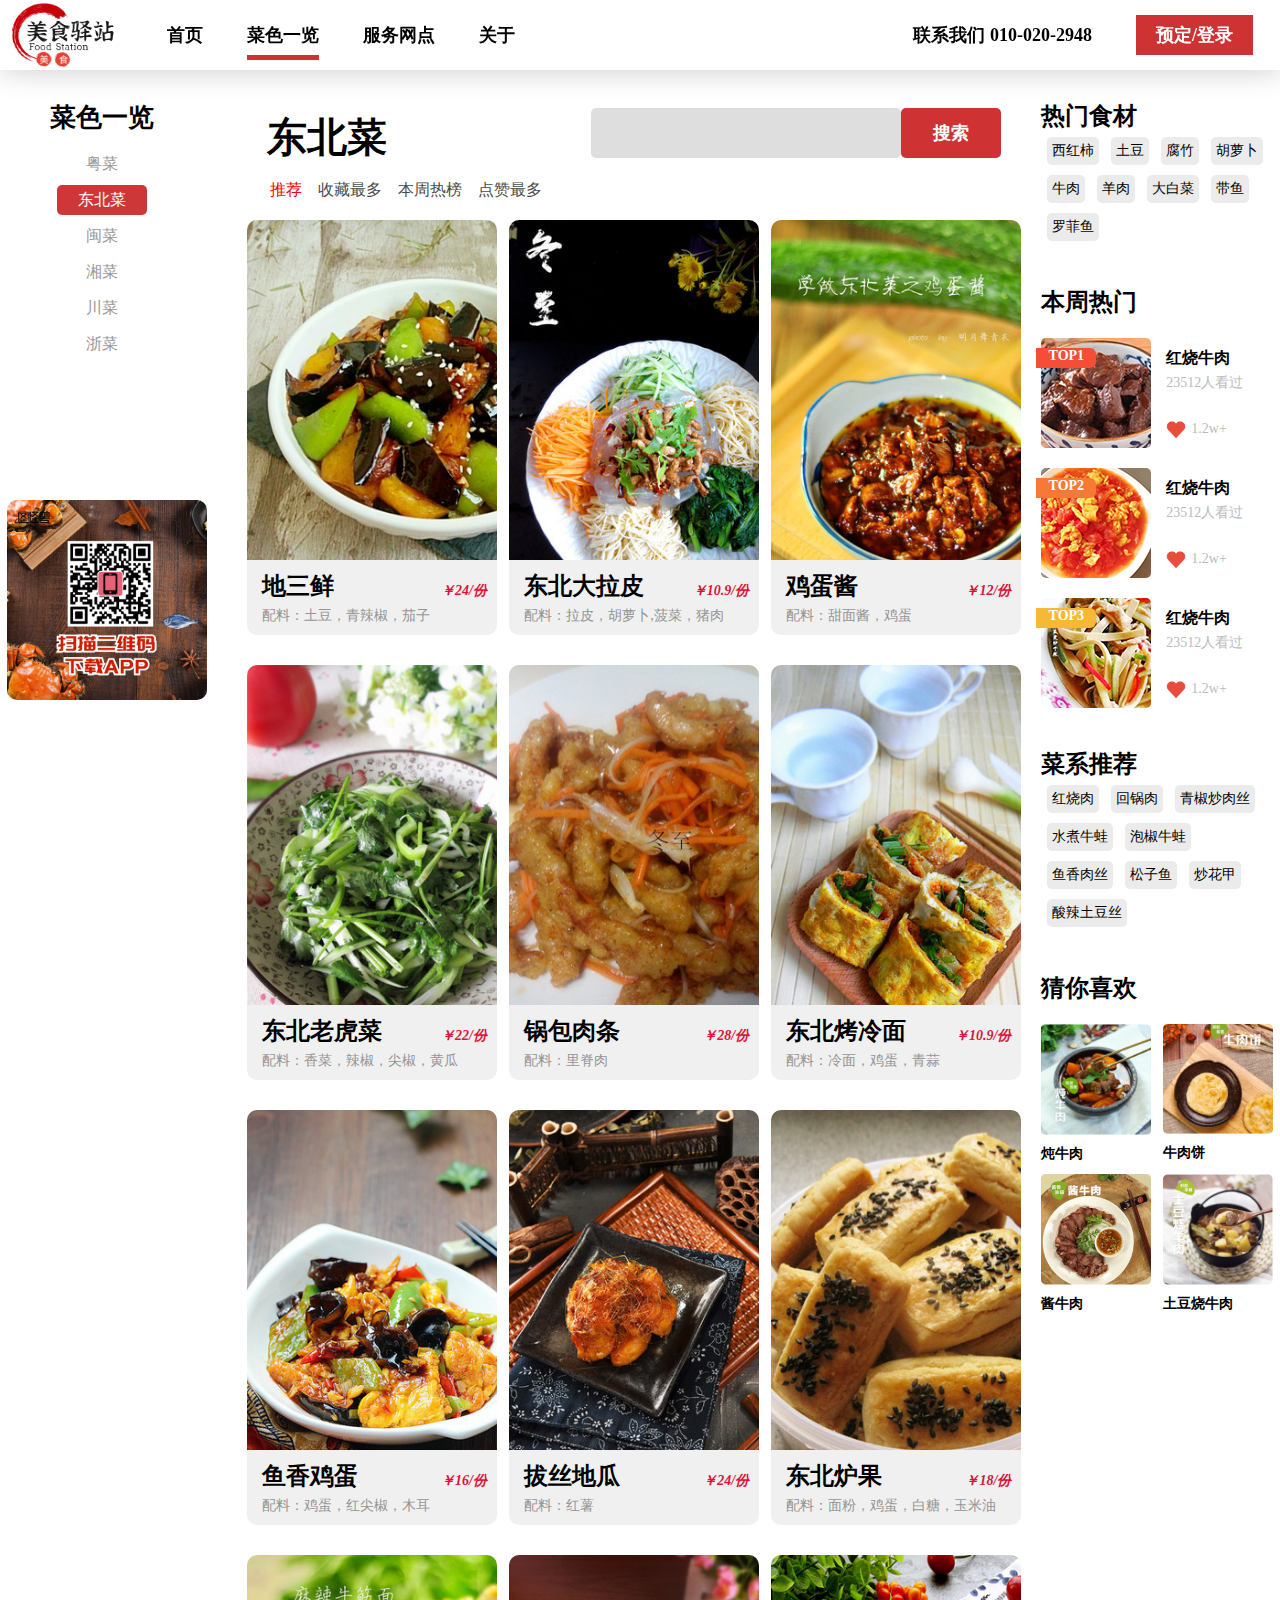
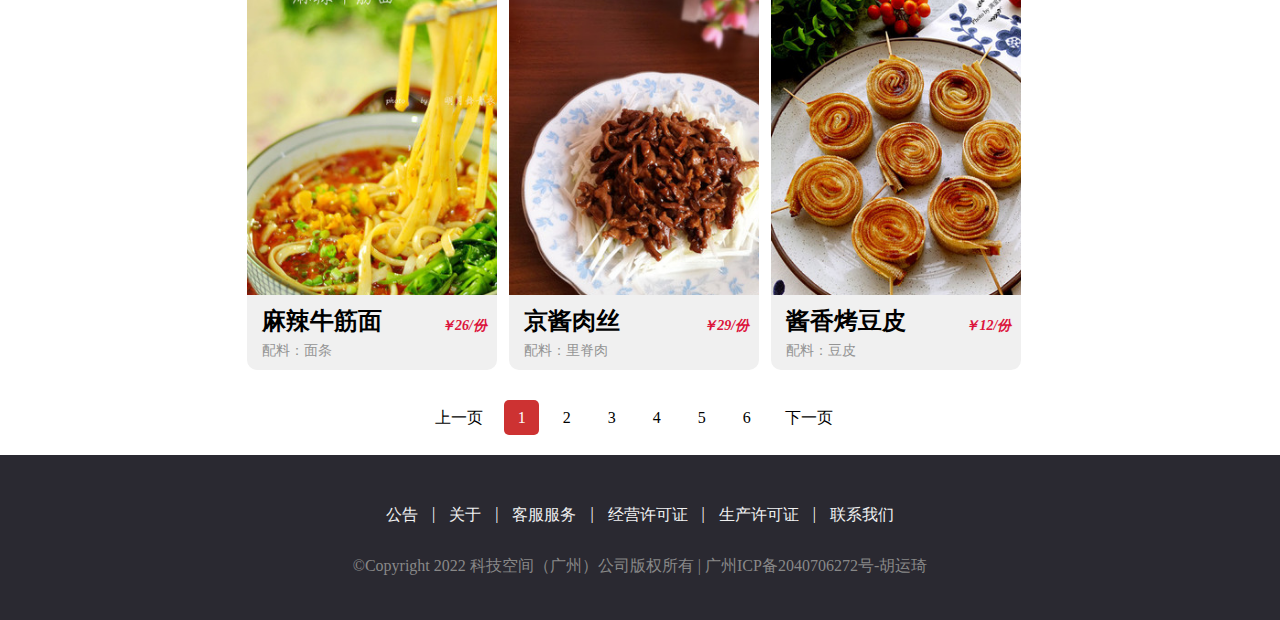
<file: h5/donbeicai.html>
<!DOCTYPE html>
<html lang="en">

<head>
    <meta charset="UTF-8">
    <meta http-equiv="X-UA-Compatible" content="IE=edge">
    <meta name="viewport" content="width=device-width, initial-scale=1.0">
    <title>东北菜</title>
    <link href="images/logo.ico" rel="icon">
    <link rel="stylesheet" href="css/public.css" type="text/css">
    <link rel="stylesheet" href="css/cuisine.css" type="text/css">
</head>

<body>
    <!--header begin-->

    <div class="header" id="head">
        <div class="header-inside">
            <ul class="header-left">
                <div class="logo">
                    <a href="index.html"><img src="images/LOGO.png" alt=""></a>
                </div>
                <!--        <span class="logo">Logo</span>-->
                <!--        <li class="header-left-item"></li>-->
                <!-- <span class="logo"><a href="#">Logo</a></span> -->
                <li class="header-left-item"><a href="index.html">首页</a></li>
                <li class="header-left-item header-active"><a href="yuecai.html">菜色一览</a></li>
                <!-- <li class="header-left-item"><a href="join.html">品牌加盟</a></li> -->
                <li class="header-left-item"><a href="distribution.html">服务网点</a></li>
                <li class="header-left-item"><a href="about.html">关于</a></li>
            </ul>
            <ul class="header-right">
                <li class="header-right-item"><a href="#" style="color: black;">联系我们 010-020-2948</a></li>
                <li class="header-right-item">
                    <a href="javascript:window.location.href='login.html'"><span class="header-button">预定/登录</span></a>
                </li>
                <!--        <li class="header-right-item"><a href="javascript:window.location.href='login.html'">注册</a></li>-->
            </ul>
        </div>
    </div>

    <!--header end-->

    <div class="contact">

        <section class="nav">
            <ul class="sidebar">
                <li class="sidebar-item ">
                    <span>菜色一览</span>
                </li>
                <li class="sidebar-item ">
                    <a href="yuecai.html">粤菜</a>
                </li>
                <li class="sidebar-item sidebar-active">
                    <a href="donbeicai.html">东北菜</a>
                </li>
                <li class="sidebar-item">
                    <a href="mincai.html">闽菜</a>
                </li>
                <li class="sidebar-item">
                    <a href="xiangcai.html">湘菜</a>
                </li>
                <li class="sidebar-item">
                    <a href="chuancai.html">川菜</a>
                </li>
                <li class="sidebar-item">
                    <a href="zhecai.html">浙菜</a>
                </li>
            </ul>

            <div class="code">
                <img src="images/cuisine/APP.png" alt="">
            </div>
        </section>



        <div class="box">
            <div class="box-top">
                <h1>东北菜</h1>
                <input class="input" type="text">
                <input class="input_2" type="button" value="搜索">
                <ul>
                    <li><a style="color: red;" href="#">推荐</a></li>
                    <li><a href="#">收藏最多</a></li>
                    <li><a href="#">本周热榜</a></li>
                    <li><a href="#">点赞最多</a></li>
                </ul>
            </div>
            <!-- 1 -->
            <div class="box-details">
                <div class="box-items">
                    <a href="#">
                        <div class="img-items">
                            <img src="images/donbeicai/1.jpg" alt="">
                        </div>
                        <div class="items-title">
                            <span>地三鲜<i class="price">￥24/份</i></span>
                            <p>配料：土豆，青辣椒，茄子</p>
                        </div>
                    </a>
                </div>
                <div class="box-items">
                    <a href="#">
                        <div class="img-items">
                            <img src="images/donbeicai/2.jpg" alt="">
                        </div>
                        <div class="items-title">
                            <span>东北大拉皮<i class="price">￥10.9/份</i></span>
                            <p>配料：拉皮，胡萝卜,菠菜，猪肉</p>
                        </div>
                    </a>
                </div>
                <div class="box-items">
                    <a href="#">
                        <div class="img-items">
                            <img src="images/donbeicai/3.jpg" alt="">
                        </div>

                        <div class="items-title">
                            <span>鸡蛋酱<i class="price">￥12/份</i></span>
                            <p>配料：甜面酱，鸡蛋</p>
                        </div>
                    </a>
                </div>
            </div>

            <!-- 2 -->
            <div class="box-details">
                <div class="box-items">
                    <a href="#">
                        <div class="img-items">
                            <img src="images/donbeicai/4.jpg" alt="">
                        </div>
                        <div class="items-title">
                            <span>东北老虎菜<i class="price">￥22/份</i></span>
                            <p>配料：香菜，辣椒，尖椒，黄瓜</p>
                        </div>
                    </a>
                </div>
                <div class="box-items">
                    <a href="#">
                        <div class="img-items">
                            <img src="images/donbeicai/5.jpg" alt="">
                        </div>
                        <div class="items-title">
                            <span>锅包肉条<i class="price">￥28/份</i></span>
                            <p>配料：里脊肉</p>
                        </div>
                    </a>
                </div>
                <div class="box-items">
                    <a href="#">
                        <div class="img-items">
                            <img src="images/donbeicai/6.jpg" alt="">
                        </div>

                        <div class="items-title">
                            <span>东北烤冷面<i class="price">￥10.9/份</i></span>
                            <p>配料：冷面，鸡蛋，青蒜</p>
                        </div>
                    </a>
                </div>
            </div>

            <!-- 3 -->
            <div class="box-details">
                <div class="box-items">
                    <a href="#">
                        <div class="img-items">
                            <img src="images/donbeicai/7.jpg" alt="">
                        </div>
                        <div class="items-title">
                            <span>鱼香鸡蛋<i class="price">￥16/份</i></span>
                            <p>配料：鸡蛋，红尖椒，木耳</p>
                        </div>
                    </a>
                </div>
                <div class="box-items">
                    <a href="#">
                        <div class="img-items">
                            <img src="images/donbeicai/8.jpg" alt="">
                        </div>
                        <div class="items-title">
                            <span>拔丝地瓜<i class="price">￥24/份</i></span>
                            <p>配料：红薯</p>
                        </div>
                    </a>
                </div>
                <div class="box-items">
                    <a href="#">
                        <div class="img-items">
                            <img src="images/donbeicai/9.jpg" alt="">
                        </div>

                        <div class="items-title">
                            <span>东北炉果<i class="price">￥18/份</i></span>
                            <p>配料：面粉，鸡蛋，白糖，玉米油</p>
                        </div>
                    </a>
                </div>
            </div>

            <!-- 4 -->
            <div class="box-details">
                <div class="box-items">
                    <a href="#">
                        <div class="img-items">
                            <img src="images/donbeicai/10.jpg" alt="">
                        </div>
                        <div class="items-title">
                            <span>麻辣牛筋面<i class="price">￥26/份</i></span>
                            <p>配料：面条</p>
                        </div>
                    </a>
                </div>
                <div class="box-items">
                    <a href="#">
                        <div class="img-items">
                            <img src="images/donbeicai/11.jpg" alt="">
                        </div>
                        <div class="items-title">
                            <span>京酱肉丝<i class="price">￥29/份</i></span>
                            <p>配料：里脊肉</p>
                        </div>
                    </a>
                </div>
                <div class="box-items">
                    <a href="#">
                        <div class="img-items">
                            <img src="images/donbeicai/12.jpg" alt="">
                        </div>

                        <div class="items-title">
                            <span>酱香烤豆皮<i class="price">￥12/份</i></span>
                            <p>配料：豆皮</p>
                        </div>
                    </a>
                </div>
            </div>

            <!-- 5 -->
            <!-- <div class="box-details">
                <div class="box-items">
                    <a href="#">
                        <div class="img-items">
                            <img src="images/donbeicai/1.jpg" alt="">
                        </div>
                        <div class="items-title">
                            <span>白切鸡</span>
                            <p>配料：三黄鸡，香油</p>
                        </div>
                    </a>
                </div>
                <div class="box-items">
                    <a href="#">
                        <div class="img-items">
                            <img src="images/donbeicai/1.jpg" alt="">
                        </div>
                        <div class="items-title">
                            <span>白切鸡</span>
                            <p>配料：三黄鸡，香油</p>
                        </div>
                    </a>
                </div>
                <div class="box-items">
                    <a href="#">
                        <div class="img-items">
                            <img src="images/donbeicai/1.jpg" alt="">
                        </div>

                        <div class="items-title">
                            <span>白切鸡</span>
                            <p>配料：三黄鸡，香油</p>
                        </div>
                    </a>
                </div>
            </div> -->

            <div class="box-pag">
                <section>
                    <ul class="box-pag-deatils">
                        <li class="pag-item-title"><a href="#">上一页</a></li>
                        <li class="pag-item pag-active"><a href="#">1</a></li>
                        <li class="pag-item"><a href="#">2</a></li>
                        <li class="pag-item"><a href="#">3</a></li>
                        <li class="pag-item"><a href="#">4</a></li>
                        <li class="pag-item"><a href="#">5</a></li>
                        <li class="pag-item"><a href="#">6</a></li>
                        <li class="pag-item-title"><a href="#">下一页</a></li>
                    </ul>
                </section>
            </div>

        </div>


        <div class="side">
            <div class="side-hot">
                <h2>热门食材</h2>
                <ul class="hot-ul">
                    <li class="side-hot-item">西红柿</li>
                    <li class="side-hot-item">土豆</li>
                    <li class="side-hot-item">腐竹</li>
                    <li class="side-hot-item">胡萝卜</li>
                    <li class="side-hot-item">牛肉</li>
                    <li class="side-hot-item">羊肉</li>
                    <li class="side-hot-item">大白菜</li>
                    <li class="side-hot-item">带鱼</li>
                    <li class="side-hot-item">罗菲鱼</li>
                </ul>
            </div>

            <div class="side-hot">
                <h2>本周热门</h2>
                <div class="hot-week">
                    <div class="hot-week-item">
                        <div class="hot-week-item-left">
                            <img src="images/cuisine/hot-week-1.png" alt="">
                            <span style="background-color: rgb(246, 77, 54);">TOP1</span>

                        </div>
                        <div class="hot-week-item-right">
                            <h4>红烧牛肉</h4>
                            <p>23512人看过</p>

                            <img src="images/icon/爱心.png" alt="">
                            <p style="margin-left: 25px;">1.2w+</p>

                        </div>
                    </div>
                    <div class="hot-week-item">
                        <div class="hot-week-item-left">
                            <img src="images/cuisine/hot-week-2.png" alt="">
                            <span style="background-color: rgb(246, 122, 54);">TOP2</span>
                        </div>
                        <div class="hot-week-item-right">
                            <h4>红烧牛肉</h4>
                            <p>23512人看过</p>

                            <img src="images/icon/爱心.png" alt="">
                            <p style="margin-left: 25px;">1.2w+</p>

                        </div>
                    </div>
                    <div class="hot-week-item">
                        <div class="hot-week-item-left">
                            <img src="images/cuisine/hot-week-3.png" alt="">
                            <span style="background-color: rgb(246, 185, 54);">TOP3</span>
                        </div>
                        <div class="hot-week-item-right">
                            <h4>红烧牛肉</h4>
                            <p>23512人看过</p>

                            <img src="images/icon/爱心.png" alt="">
                            <p style="margin-left: 25px;">1.2w+</p>

                        </div>
                    </div>

                </div>
            </div>

            <div class="side-recommend">
                <h2>菜系推荐</h2>
                <ul class="recommend-ul">
                    <li class="side-recommend-item">红烧肉</li>
                    <li class="side-recommend-item">回锅肉</li>
                    <li class="side-recommend-item">青椒炒肉丝</li>
                    <li class="side-recommend-item">水煮牛蛙</li>
                    <li class="side-recommend-item">泡椒牛蛙</li>
                    <li class="side-recommend-item">鱼香肉丝</li>
                    <li class="side-recommend-item">松子鱼</li>
                    <li class="side-recommend-item">炒花甲</li>
                    <li class="side-recommend-item">酸辣土豆丝</li>
                </ul>
            </div>

            <div class="side-guess">
                <h2>猜你喜欢</h2>
                <div class="guess">
                    <div class="guess-item">
                        <img src="images/cuisine/guess-1.png" alt="">
                        <span>炖牛肉</span>
                    </div>
                    <div class="guess-item">
                        <img src="images/cuisine/guess-2.png" alt="">
                        <span>牛肉饼</span>
                    </div>
                    <div class="guess-item">
                        <img src="images/cuisine/guess-3.png" alt="">
                        <span>酱牛肉</span>
                    </div>
                    <div class="guess-item">
                        <img src="images/cuisine/guess-4.png" alt="">
                        <span>土豆烧牛肉</span>
                    </div>
                </div>
            </div>

        </div>

    </div>


    <!--footer begin-->
    <div class="gcs-footer">
        <div class="footer-top">
            <a href="#">公告</a> |
            <a href="#">关于</a> |
            <a href="#">客服服务</a> |
            <a href="#">经营许可证</a> |
            <a href="#">生产许可证</a> |
            <a href="#">联系我们</a>
        </div>
        <p>
            ©Copyright 2022 科技空间（广州）公司版权所有 | 广州ICP备2040706272号-胡运琦
        </p>
    </div>
    <!--footer end-->

</body>

</html>
<script src="js/public.js" type="text/javascript"></script>
</file>
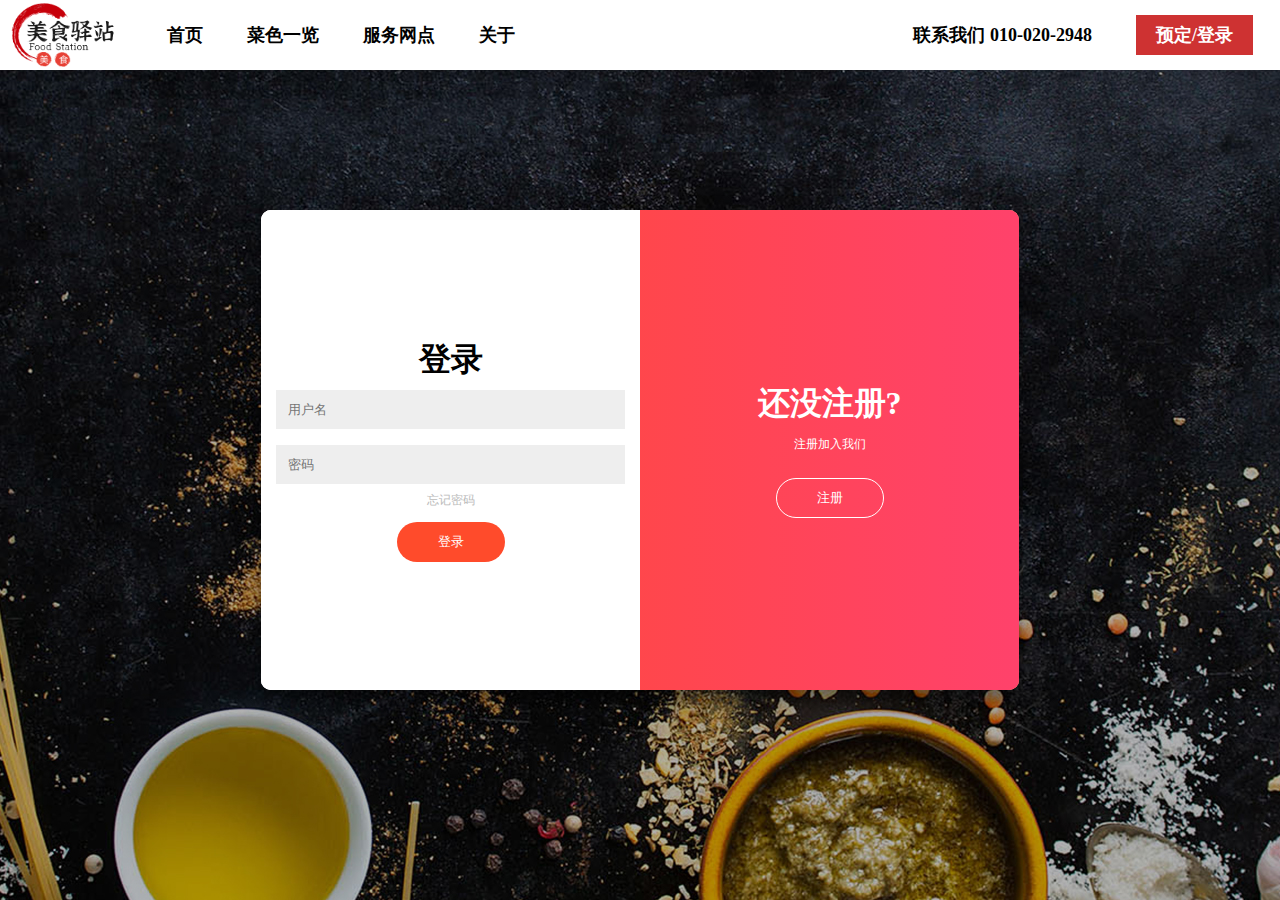
<file: h5/login.html>
<!DOCTYPE html>
<html lang="en">

<head>
    <meta charset="UTF-8">
    <title>用户登录/注册</title>
    <link href="images/logo.ico" rel="icon">
    <link rel="stylesheet" href="css/login.css" type="text/css">
    <link rel="stylesheet" href="css/public.css" type="text/css">
    <!-- <link rel="stylesheet" href="css/cuisine.css" type="text/css"> -->
</head>

<body>
    <!--header begin-->

    <div style="position: absolute;" class="header" id="head">
        <div class="header-inside">
            <ul class="header-left">
                <div class="logo">
                    <a href="index.html"><img src="images/LOGO.png" alt=""></a>
                </div>
                <!--        <span class="logo">Logo</span>-->
                <!--        <li class="header-left-item"></li>-->
                <!-- <span class="logo"><a href="#">Logo</a></span> -->
                <li class="header-left-item"><a href="index.html">首页</a></li>
                <li class="header-left-item"><a href="yuecai.html">菜色一览</a></li>
                <!-- <li class="header-left-item"><a href="join.html">品牌加盟</a></li> -->
                <li class="header-left-item"><a href="distribution.html">服务网点</a></li>
                <li class="header-left-item"><a href="about.html">关于</a></li>
            </ul>
            <ul class="header-right">
                <li class="header-right-item"><a href="#" style="color: black;">联系我们 010-020-2948</a></li>
                <li class="header-right-item">
                    <a href="javascript:window.location.href='login.html'"><span class="header-button">预定/登录</span></a>
                </li>
                <!--        <li class="header-right-item"><a href="javascript:window.location.href='login.html'">注册</a></li>-->
            </ul>
        </div>
    </div>

    <!--header end-->
    <div class="user">
        <!--创建容器-->
        <div class="container right-penal-active">
            <!--        注册页面-->
            <div class="form-container sign-up-container">
                <form action="#">
                    <h2>注册</h2>
                    <!--                <div class="social-container">-->
                    <!--                    <a href="#" class="social"><i class="fab fa-qq"></i></a>-->
                    <!--                    <a href="#" class="social"><i class="fab fa-qq"></i></a>-->
                    <!--                    <a href="#" class="social"><i class="fab fa-qq"></i></a>-->
                    <!--                </div>-->
                    <input type="text" name="username" id="username" placeholder="用户名">
                    <input type="email" name="email" id="ema" placeholder="邮箱">
                    <input type="password" name="password" id="pwd" placeholder="密码">
                    <button type="submit" class="signup">注册</button>
                </form>
            </div>
            <!--        登录页面-->
            <div class="form-container sign-in-container">
                <form action="#">
                    <h2>登录</h2>
                    <!--                <div class="social-container">-->
                    <!--                    <a href="#" class="social"><i class="fab fa-qq"></i></a>-->
                    <!--                    <a href="#" class="social"><i class="fab fa-qq"></i></a>-->
                    <!--                    <a href="#" class="social"><i class="fab fa-qq"></i></a>-->
                    <!--                </div>-->
                    <input type="text" name="username" id="username" placeholder="用户名">
                    <input type="password" name="password" id="password" placeholder="密码">
                    <a href="" class="forget">忘记密码</a>
                    <button type="submit" class="signin">登录</button>
                </form>
            </div>

            <div class="overlay-container">
                <div class="overlay">

                    <div class="overlay-panel overlay-left-container">
                        <h2>欢迎回来!</h2>
                        <p>欢迎</p>
                        <button id="sign-in">登录</button>
                    </div>

                    <div class="overlay-panel overlay-right-container">
                        <h2>还没注册?</h2>
                        <p>注册加入我们</p>
                        <button id="sign-up">注册</button>
                    </div>
                </div>
            </div>

        </div>
    </div>
    <script src="js/login.js" type="text/javascript"></script>
</body>

</html>
</file>
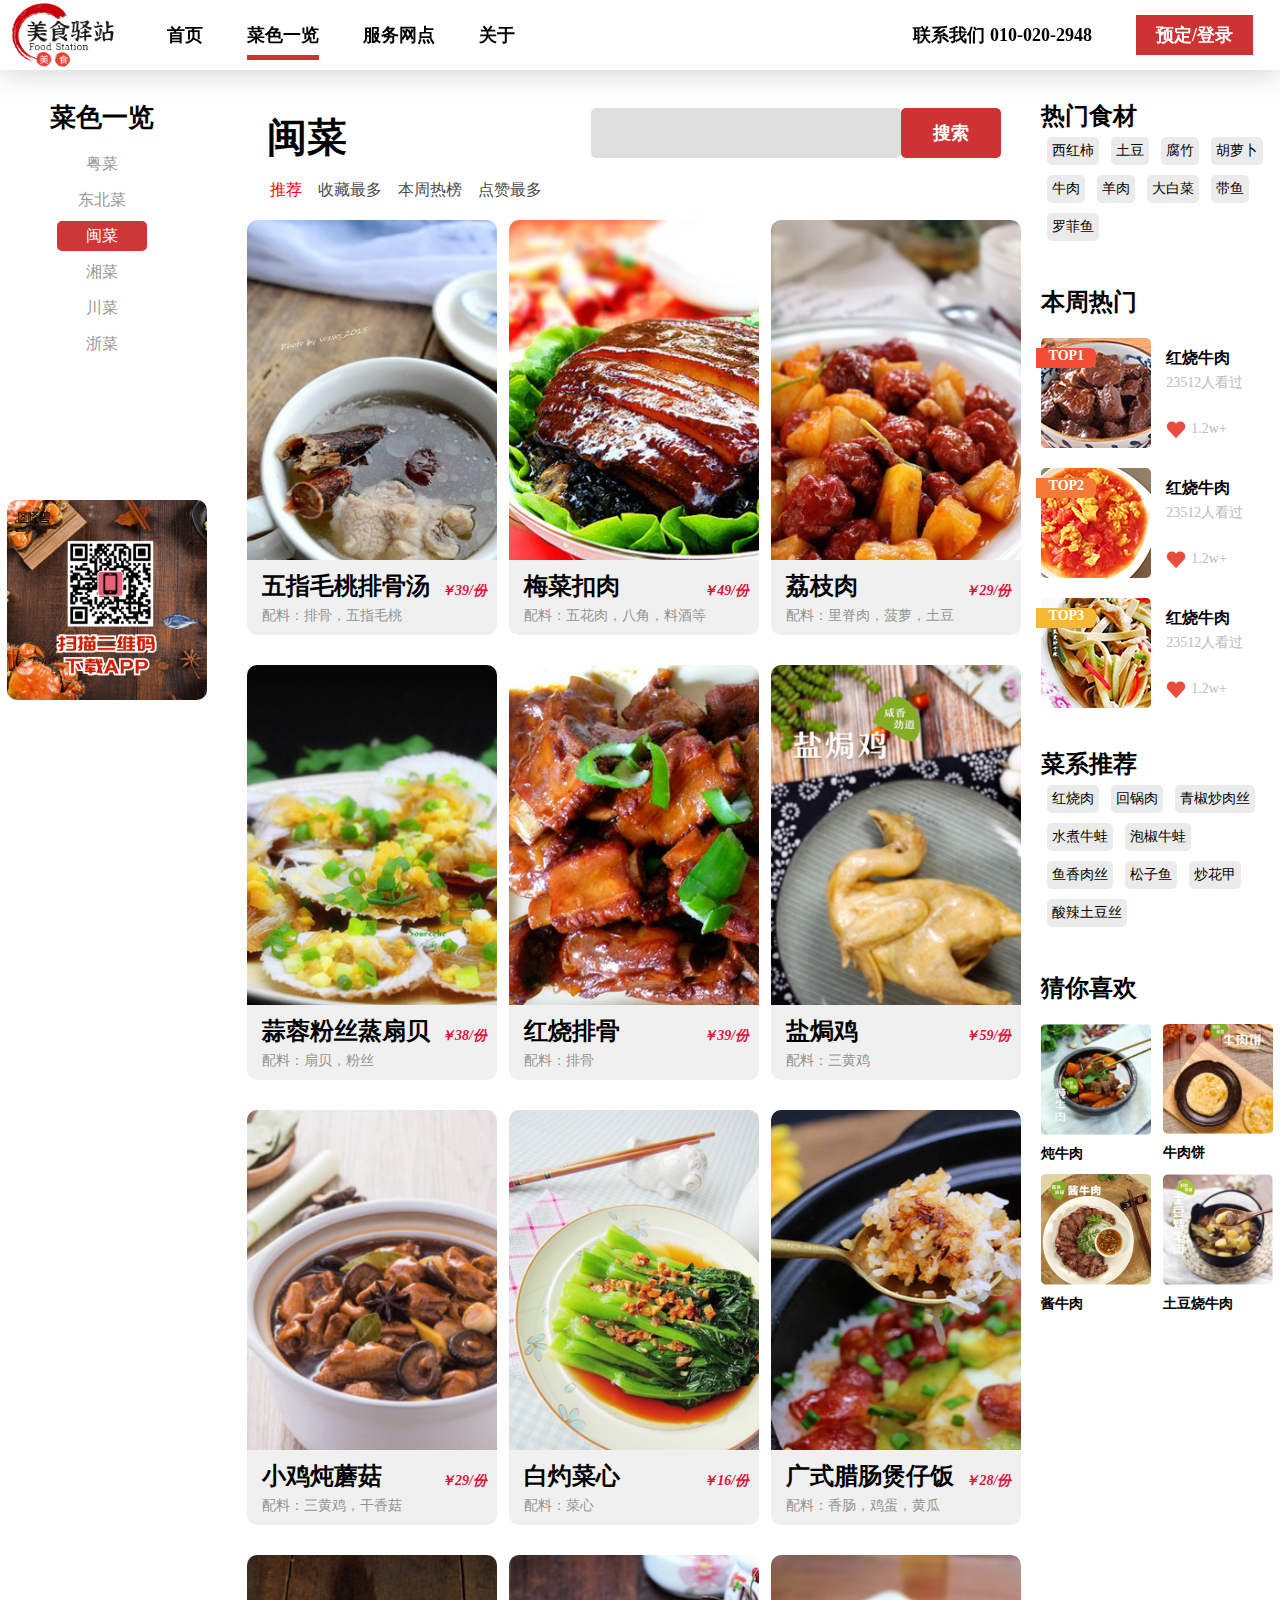
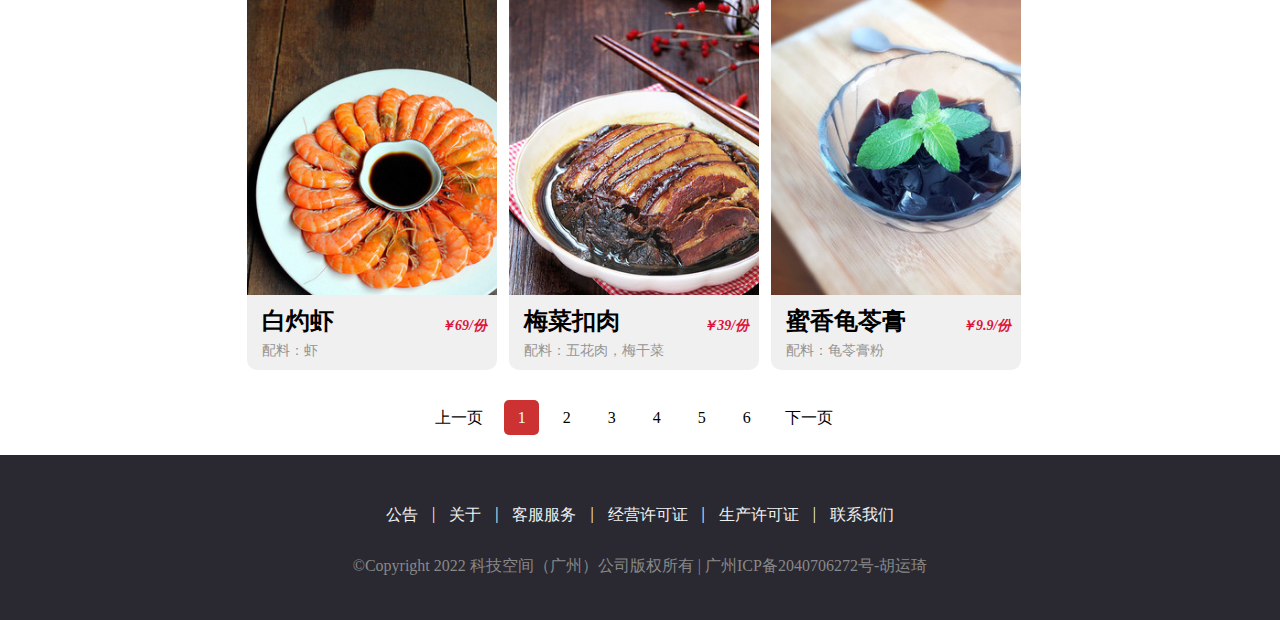
<file: h5/mincai.html>
<!DOCTYPE html>
<html lang="en">

<head>
    <meta charset="UTF-8">
    <meta http-equiv="X-UA-Compatible" content="IE=edge">
    <meta name="viewport" content="width=device-width, initial-scale=1.0">
    <title>闽菜</title>
    <link href="images/logo.ico" rel="icon">
    <link rel="stylesheet" href="css/public.css" type="text/css">
    <link rel="stylesheet" href="css/cuisine.css" type="text/css">
</head>

<body>
    <!--header begin-->

    <div class="header" id="head">
        <div class="header-inside">
            <ul class="header-left">
                <div class="logo">
                    <a href="index.html"><img src="images/LOGO.png" alt=""></a>
                </div>
                <!--        <span class="logo">Logo</span>-->
                <!--        <li class="header-left-item"></li>-->
                <!-- <span class="logo"><a href="#">Logo</a></span> -->
                <li class="header-left-item"><a href="index.html">首页</a></li>
                <li class="header-left-item header-active"><a href="yuecai.html">菜色一览</a></li>
                <!-- <li class="header-left-item"><a href="#">厨师</a></li> -->
                <li class="header-left-item"><a href="distribution.html">服务网点</a></li>
                <li class="header-left-item"><a href="about.html">关于</a></li>
            </ul>
            <ul class="header-right">
                <li class="header-right-item"><a href="#" style="color: black;">联系我们 010-020-2948</a></li>
                <li class="header-right-item">
                    <a href="javascript:window.location.href='login.html'"><span class="header-button">预定/登录</span></a>
                </li>
                <!--        <li class="header-right-item"><a href="javascript:window.location.href='login.html'">注册</a></li>-->
            </ul>
        </div>
    </div>

    <!--header end-->

    <div class="contact">

        <section class="nav">
            <ul class="sidebar">
                <li class="sidebar-item ">
                    <span>菜色一览</span>
                </li>
                <li class="sidebar-item ">
                    <a href="yuecai.html">粤菜</a>
                </li>
                <li class="sidebar-item">
                    <a href="donbeicai.html">东北菜</a>
                </li>
                <li class="sidebar-item sidebar-active">
                    <a href="mincai.html ">闽菜</a>
                </li>
                <li class="sidebar-item">
                    <a href="xiangcai.html">湘菜</a>
                </li>
                <li class="sidebar-item">
                    <a href="chuancai.html">川菜</a>
                </li>
                <li class="sidebar-item">
                    <a href="zhecai.html">浙菜</a>
                </li>
            </ul>

            <div class="code">
                <img src="images/cuisine/APP.png" alt="">
            </div>
        </section>



        <div class="box">
            <div class="box-top">
                <h1>闽菜</h1>
                <input class="input" type="text">
                <input class="input_2" type="button" value="搜索">
                <ul>
                    <li><a style="color: red;" href="#">推荐</a></li>
                    <li><a href="#">收藏最多</a></li>
                    <li><a href="#">本周热榜</a></li>
                    <li><a href="#">点赞最多</a></li>
                </ul>
            </div>
            <!-- 1 -->
            <div class="box-details">
                <div class="box-items">
                    <a href="#">
                        <div class="img-items">
                            <img src="images/yuecai/1.jpg" alt="">
                        </div>
                        <div class="items-title">
                            <span>五指毛桃排骨汤<i class="price">￥39/份</i></span>
                            <p>配料：排骨，五指毛桃</p>
                        </div>
                    </a>
                </div>
                <div class="box-items">
                    <a href="#">
                        <div class="img-items">
                            <img src="images/yuecai/2.jpg" alt="">
                        </div>
                        <div class="items-title">
                            <span>梅菜扣肉<i class="price">￥49/份</i></span>
                            <p>配料：五花肉，八角，料酒等</p>
                        </div>
                    </a>
                </div>
                <div class="box-items">
                    <a href="#">
                        <div class="img-items">
                            <img src="images/yuecai/3.jpg" alt="">
                        </div>

                        <div class="items-title">
                            <span>荔枝肉<i class="price">￥29/份</i></span>
                            <p>配料：里脊肉，菠萝，土豆</p>
                        </div>
                    </a>
                </div>
            </div>

            <!-- 2 -->
            <div class="box-details">
                <div class="box-items">
                    <a href="#">
                        <div class="img-items">
                            <img src="images/yuecai/4.jpg" alt="">
                        </div>
                        <div class="items-title">
                            <span>蒜蓉粉丝蒸扇贝<i class="price">￥38/份</i></span>
                            <p>配料：扇贝，粉丝</p>
                        </div>
                    </a>
                </div>
                <div class="box-items">
                    <a href="#">
                        <div class="img-items">
                            <img src="images/yuecai/5.jpg" alt="">
                        </div>
                        <div class="items-title">
                            <span>红烧排骨<i class="price">￥39/份</i></span>
                            <p>配料：排骨</p>
                        </div>
                    </a>
                </div>
                <div class="box-items">
                    <a href="#">
                        <div class="img-items">
                            <img src="images/yuecai/6.jpg" alt="">
                        </div>

                        <div class="items-title">
                            <span>盐焗鸡<i class="price">￥59/份</i></span>
                            <p>配料：三黄鸡</p>
                        </div>
                    </a>
                </div>
            </div>

            <!-- 3 -->
            <div class="box-details">
                <div class="box-items">
                    <a href="#">
                        <div class="img-items">
                            <img src="images/yuecai/7.jpg" alt="">
                        </div>
                        <div class="items-title">
                            <span>小鸡炖蘑菇<i class="price">￥29/份</i></span>
                            <p>配料：三黄鸡，干香菇</p>
                        </div>
                    </a>
                </div>
                <div class="box-items">
                    <a href="#">
                        <div class="img-items">
                            <img src="images/yuecai/8.jpg" alt="">
                        </div>
                        <div class="items-title">
                            <span>白灼菜心<i class="price">￥16/份</i></span>
                            <p>配料：菜心</p>
                        </div>
                    </a>
                </div>
                <div class="box-items">
                    <a href="#">
                        <div class="img-items">
                            <img src="images/yuecai/9.jpg" alt="">
                        </div>

                        <div class="items-title">
                            <span>广式腊肠煲仔饭<i class="price">￥28/份</i></span>
                            <p>配料：香肠，鸡蛋，黄瓜</p>
                        </div>
                    </a>
                </div>
            </div>

            <!-- 4 -->
            <div class="box-details">
                <div class="box-items">
                    <a href="#">
                        <div class="img-items">
                            <img src="images/yuecai/10.jpg" alt="">
                        </div>
                        <div class="items-title">
                            <span>白灼虾<i class="price">￥69/份</i></span>
                            <p>配料：虾</p>
                        </div>
                    </a>
                </div>
                <div class="box-items">
                    <a href="#">
                        <div class="img-items">
                            <img src="images/yuecai/11.jpg" alt="">
                        </div>
                        <div class="items-title">
                            <span>梅菜扣肉<i class="price">￥39/份</i></span>
                            <p>配料：五花肉，梅干菜</p>
                        </div>
                    </a>
                </div>
                <div class="box-items">
                    <a href="#">
                        <div class="img-items">
                            <img src="images/yuecai/12.jpg" alt="">
                        </div>

                        <div class="items-title">
                            <span>蜜香龟苓膏<i class="price">￥9.9/份</i></span>
                            <p>配料：龟苓膏粉</p>
                        </div>
                    </a>
                </div>
            </div>

            <!-- 5 -->
            <!-- <div class="box-details">
                <div class="box-items">
                    <a href="#">
                        <div class="img-items">
                            <img src="images/cuisine/1.jpg" alt="">
                        </div>
                        <div class="items-title">
                            <span>白切鸡</span>
                            <p>配料：三黄鸡，香油</p>
                        </div>
                    </a>
                </div>
                <div class="box-items">
                    <a href="#">
                        <div class="img-items">
                            <img src="images/cuisine/1.jpg" alt="">
                        </div>
                        <div class="items-title">
                            <span>白切鸡</span>
                            <p>配料：三黄鸡，香油</p>
                        </div>
                    </a>
                </div>
                <div class="box-items">
                    <a href="#">
                        <div class="img-items">
                            <img src="images/cuisine/1.jpg" alt="">
                        </div>

                        <div class="items-title">
                            <span>白切鸡</span>
                            <p>配料：三黄鸡，香油</p>
                        </div>
                    </a>
                </div>
            </div> -->

            <div class="box-pag">
                <section>
                    <ul class="box-pag-deatils">
                        <li class="pag-item-title"><a href="#">上一页</a></li>
                        <li class="pag-item pag-active"><a href="#">1</a></li>
                        <li class="pag-item"><a href="#">2</a></li>
                        <li class="pag-item"><a href="#">3</a></li>
                        <li class="pag-item"><a href="#">4</a></li>
                        <li class="pag-item"><a href="#">5</a></li>
                        <li class="pag-item"><a href="#">6</a></li>
                        <li class="pag-item-title"><a href="#">下一页</a></li>
                    </ul>
                </section>
            </div>

        </div>


        <div class="side">
            <div class="side-hot">
                <h2>热门食材</h2>
                <ul class="hot-ul">
                    <li class="side-hot-item">西红柿</li>
                    <li class="side-hot-item">土豆</li>
                    <li class="side-hot-item">腐竹</li>
                    <li class="side-hot-item">胡萝卜</li>
                    <li class="side-hot-item">牛肉</li>
                    <li class="side-hot-item">羊肉</li>
                    <li class="side-hot-item">大白菜</li>
                    <li class="side-hot-item">带鱼</li>
                    <li class="side-hot-item">罗菲鱼</li>
                </ul>
            </div>

            <div class="side-hot">
                <h2>本周热门</h2>
                <div class="hot-week">
                    <div class="hot-week-item">
                        <div class="hot-week-item-left">
                            <img src="images/cuisine/hot-week-1.png" alt="">
                            <span style="background-color: rgb(246, 77, 54);">TOP1</span>

                        </div>
                        <div class="hot-week-item-right">
                            <h4>红烧牛肉</h4>
                            <p>23512人看过</p>

                            <img src="images/icon/爱心.png" alt="">
                            <p style="margin-left: 25px;">1.2w+</p>

                        </div>
                    </div>
                    <div class="hot-week-item">
                        <div class="hot-week-item-left">
                            <img src="images/cuisine/hot-week-2.png" alt="">
                            <span style="background-color: rgb(246, 122, 54);">TOP2</span>
                        </div>
                        <div class="hot-week-item-right">
                            <h4>红烧牛肉</h4>
                            <p>23512人看过</p>

                            <img src="images/icon/爱心.png" alt="">
                            <p style="margin-left: 25px;">1.2w+</p>

                        </div>
                    </div>
                    <div class="hot-week-item">
                        <div class="hot-week-item-left">
                            <img src="images/cuisine/hot-week-3.png" alt="">
                            <span style="background-color: rgb(246, 185, 54);">TOP3</span>
                        </div>
                        <div class="hot-week-item-right">
                            <h4>红烧牛肉</h4>
                            <p>23512人看过</p>

                            <img src="images/icon/爱心.png" alt="">
                            <p style="margin-left: 25px;">1.2w+</p>

                        </div>
                    </div>

                </div>
            </div>

            <div class="side-recommend">
                <h2>菜系推荐</h2>
                <ul class="recommend-ul">
                    <li class="side-recommend-item">红烧肉</li>
                    <li class="side-recommend-item">回锅肉</li>
                    <li class="side-recommend-item">青椒炒肉丝</li>
                    <li class="side-recommend-item">水煮牛蛙</li>
                    <li class="side-recommend-item">泡椒牛蛙</li>
                    <li class="side-recommend-item">鱼香肉丝</li>
                    <li class="side-recommend-item">松子鱼</li>
                    <li class="side-recommend-item">炒花甲</li>
                    <li class="side-recommend-item">酸辣土豆丝</li>
                </ul>
            </div>

            <div class="side-guess">
                <h2>猜你喜欢</h2>
                <div class="guess">
                    <div class="guess-item">
                        <img src="images/cuisine/guess-1.png" alt="">
                        <span>炖牛肉</span>
                    </div>
                    <div class="guess-item">
                        <img src="images/cuisine/guess-2.png" alt="">
                        <span>牛肉饼</span>
                    </div>
                    <div class="guess-item">
                        <img src="images/cuisine/guess-3.png" alt="">
                        <span>酱牛肉</span>
                    </div>
                    <div class="guess-item">
                        <img src="images/cuisine/guess-4.png" alt="">
                        <span>土豆烧牛肉</span>
                    </div>
                </div>
            </div>

        </div>

    </div>


    <!--footer begin-->
    <div class="gcs-footer">
        <div class="footer-top">
            <a href="#">公告</a> |
            <a href="#">关于</a> |
            <a href="#">客服服务</a> |
            <a href="#">经营许可证</a> |
            <a href="#">生产许可证</a> |
            <a href="#">联系我们</a>
        </div>
        <p>
            ©Copyright 2022 科技空间（广州）公司版权所有 | 广州ICP备2040706272号-胡运琦
        </p>
    </div>
    <!--footer end-->

</body>

</html>
<script src="js/public.js" type="text/javascript"></script>
</file>
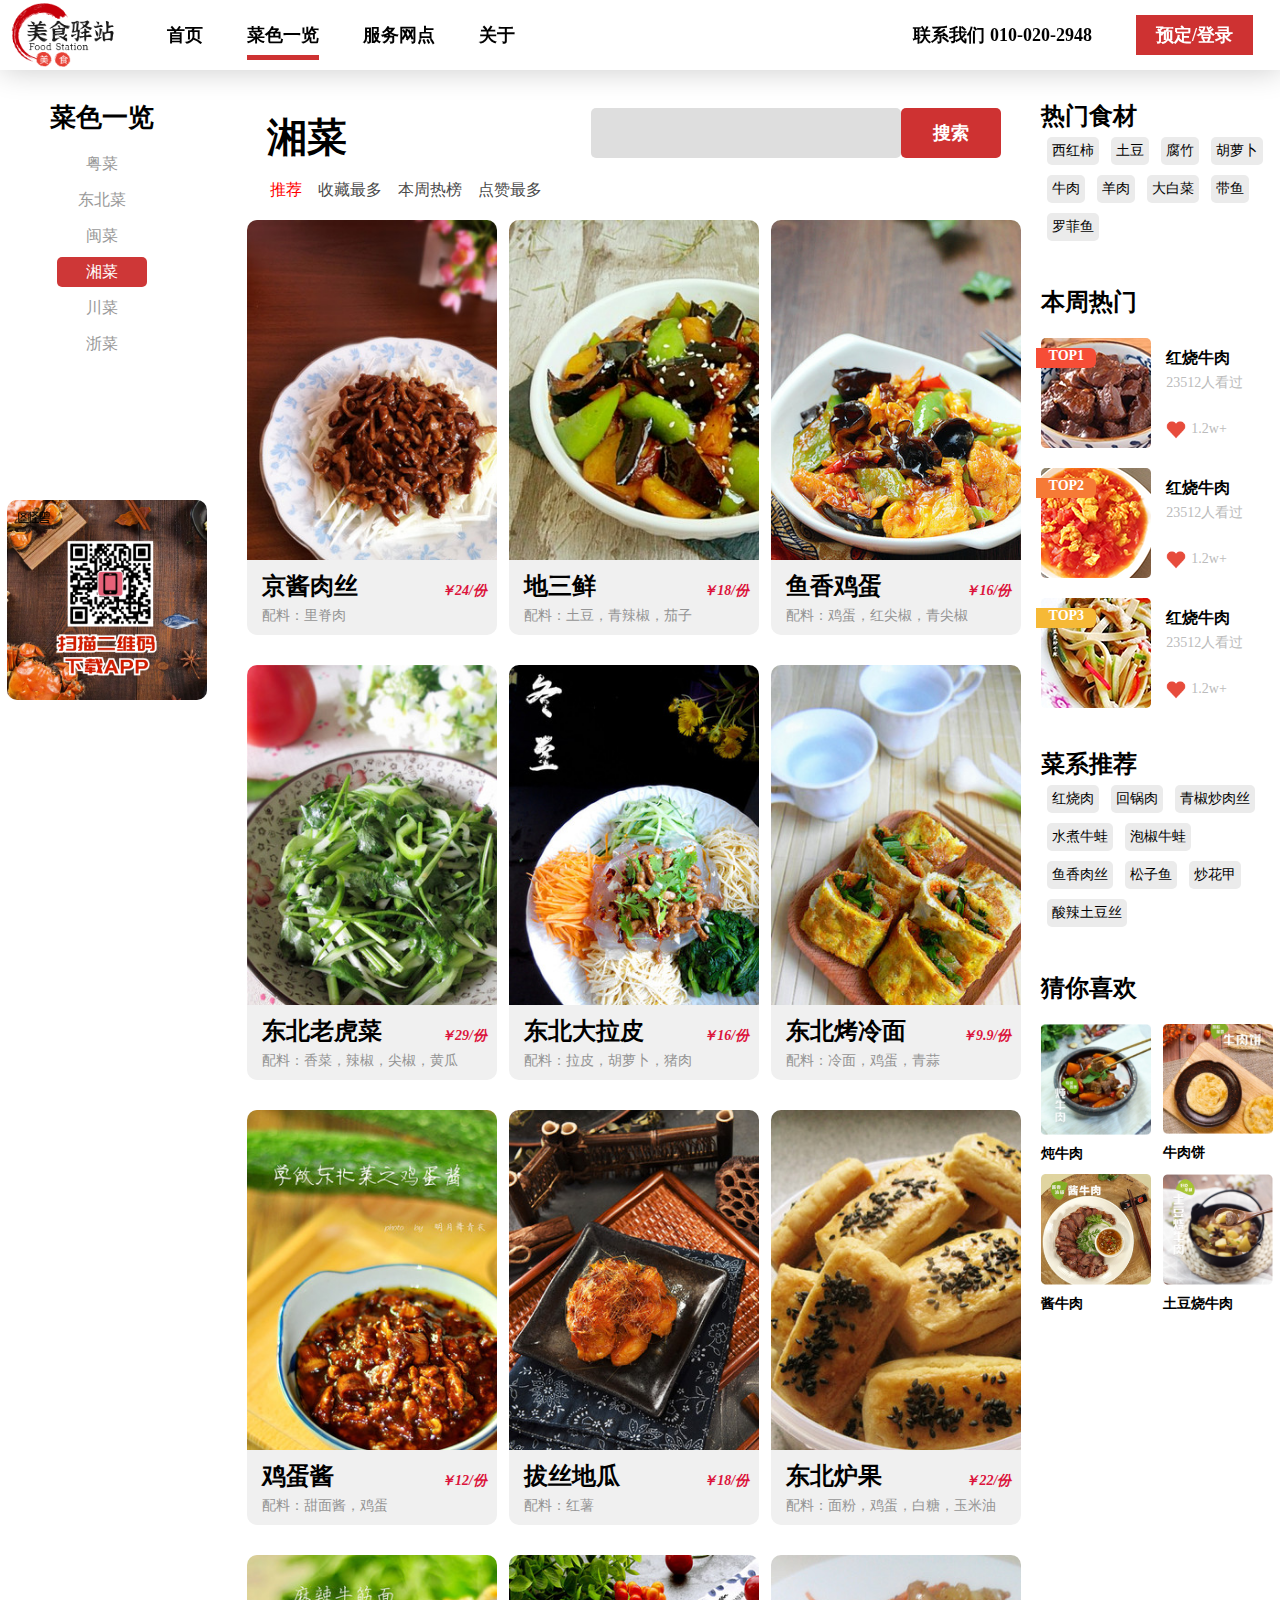
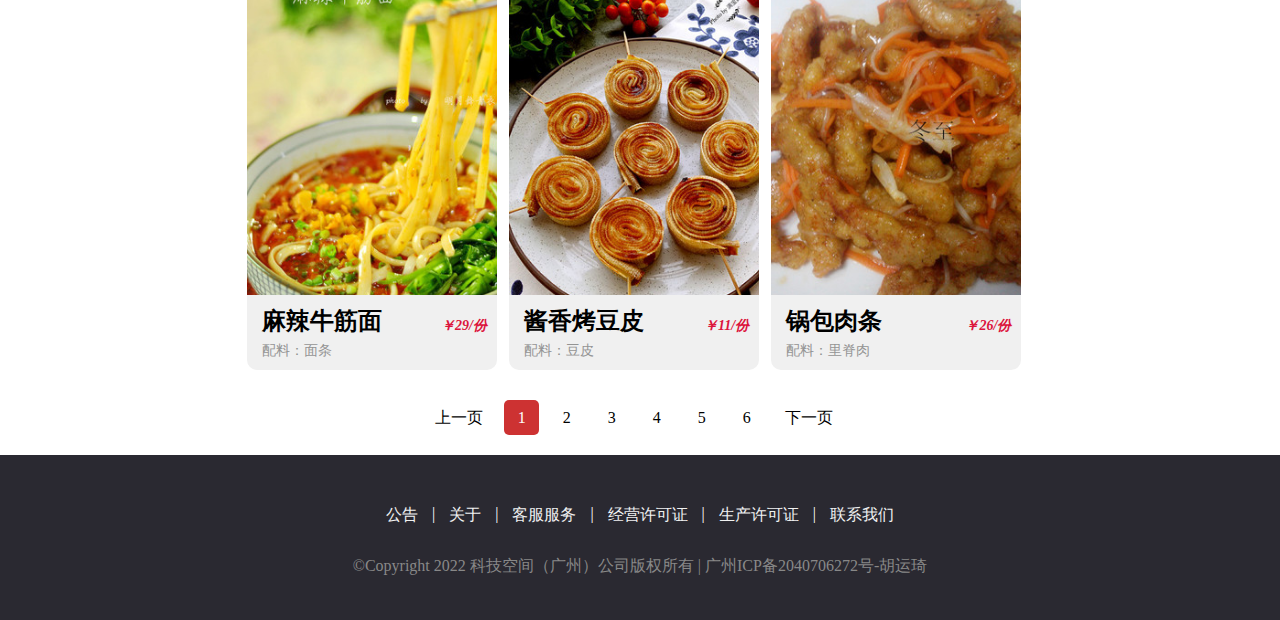
<file: h5/xiangcai.html>
<!DOCTYPE html>
<html lang="en">

<head>
    <meta charset="UTF-8">
    <meta http-equiv="X-UA-Compatible" content="IE=edge">
    <meta name="viewport" content="width=device-width, initial-scale=1.0">
    <title>湘菜</title>
    <link href="images/logo.ico" rel="icon">
    <link rel="stylesheet" href="css/public.css" type="text/css">
    <link rel="stylesheet" href="css/cuisine.css" type="text/css">
</head>

<body>
    <!--header begin-->

    <div class="header" id="head">
        <div class="header-inside">
            <ul class="header-left">
                <div class="logo">
                    <a href="index.html"><img src="images/LOGO.png" alt=""></a>
                </div>
                <!--        <span class="logo">Logo</span>-->
                <!--        <li class="header-left-item"></li>-->
                <!-- <span class="logo"><a href="#">Logo</a></span> -->
                <li class="header-left-item"><a href="index.html">首页</a></li>
                <li class="header-left-item header-active"><a href="yuecai.html">菜色一览</a></li>
                <!-- <li class="header-left-item"><a href="join.html">品牌加盟</a></li> -->
                <li class="header-left-item"><a href="distribution.html">服务网点</a></li>
                <li class="header-left-item"><a href="about.html">关于</a></li>
            </ul>
            <ul class="header-right">
                <li class="header-right-item"><a href="#" style="color: black;">联系我们 010-020-2948</a></li>
                <li class="header-right-item">
                    <a href="javascript:window.location.href='login.html'"><span class="header-button">预定/登录</span></a>
                </li>
                <!--        <li class="header-right-item"><a href="javascript:window.location.href='login.html'">注册</a></li>-->
            </ul>
        </div>
    </div>

    <!--header end-->

    <div class="contact">

        <section class="nav">
            <ul class="sidebar">
                <li class="sidebar-item ">
                    <span>菜色一览</span>
                </li>
                <li class="sidebar-item ">
                    <a href="yuecai.html">粤菜</a>
                </li>
                <li class="sidebar-item">
                    <a href="donbeicai.html">东北菜</a>
                </li>
                <li class="sidebar-item">
                    <a href="mincai.html">闽菜</a>
                </li>
                <li class="sidebar-item sidebar-active">
                    <a href="xiangcai.html ">湘菜</a>
                </li>
                <li class="sidebar-item">
                    <a href="chuancai.html">川菜</a>
                </li>
                <li class="sidebar-item">
                    <a href="zhecai.html">浙菜</a>
                </li>
            </ul>

            <div class="code">
                <img src="images/cuisine/APP.png" alt="">
            </div>
        </section>



        <div class="box">
            <div class="box-top">
                <h1>湘菜</h1>
                <input class="input" type="text">
                <input class="input_2" type="button" value="搜索">
                <ul>
                    <li><a style="color: red;" href="#">推荐</a></li>
                    <li><a href="#">收藏最多</a></li>
                    <li><a href="#">本周热榜</a></li>
                    <li><a href="#">点赞最多</a></li>
                </ul>
            </div>
            <!-- 1 -->
            <div class="box-details">

                <div class="box-items">
                    <a href="#">
                        <div class="img-items">
                            <img src="images/donbeicai/11.jpg" alt="">
                        </div>
                        <div class="items-title">
                            <span>京酱肉丝<i class="price">￥24/份</i></span>
                            <p>配料：里脊肉</p>
                        </div>
                    </a>
                </div>
                <div class="box-items">
                    <a href="#">
                        <div class="img-items">
                            <img src="images/donbeicai/1.jpg" alt="">
                        </div>
                        <div class="items-title">
                            <span>地三鲜<i class="price">￥18/份</i></span>
                            <p>配料：土豆，青辣椒，茄子</p>
                        </div>
                    </a>
                </div>
                <div class="box-items">
                    <a href="#">
                        <div class="img-items">
                            <img src="images/donbeicai/7.jpg" alt="">
                        </div>
                        <div class="items-title">
                            <span>鱼香鸡蛋<i class="price">￥16/份</i></span>
                            <p>配料：鸡蛋，红尖椒，青尖椒</p>
                        </div>
                    </a>
                </div>

            </div>

            <!-- 2 -->
            <div class="box-details">
                <div class="box-items">
                    <a href="#">
                        <div class="img-items">
                            <img src="images/donbeicai/4.jpg" alt="">
                        </div>
                        <div class="items-title">
                            <span>东北老虎菜<i class="price">￥29/份</i></span>
                            <p>配料：香菜，辣椒，尖椒，黄瓜</p>
                        </div>
                    </a>
                </div>
                <div class="box-items">
                    <a href="#">
                        <div class="img-items">
                            <img src="images/donbeicai/2.jpg" alt="">
                        </div>
                        <div class="items-title">
                            <span>东北大拉皮<i class="price">￥16/份</i></span>
                            <p>配料：拉皮，胡萝卜，猪肉</p>
                        </div>
                    </a>
                </div>

                <div class="box-items">
                    <a href="#">
                        <div class="img-items">
                            <img src="images/donbeicai/6.jpg" alt="">
                        </div>

                        <div class="items-title">
                            <span>东北烤冷面<i class="price">￥9.9/份</i></span>
                            <p>配料：冷面，鸡蛋，青蒜</p>
                        </div>
                    </a>
                </div>
            </div>

            <!-- 3 -->
            <div class="box-details">

                <div class="box-items">
                    <a href="#">
                        <div class="img-items">
                            <img src="images/donbeicai/3.jpg" alt="">
                        </div>

                        <div class="items-title">
                            <span>鸡蛋酱<i class="price">￥12/份</i></span>
                            <p>配料：甜面酱，鸡蛋</p>
                        </div>
                    </a>
                </div>
                <div class="box-items">
                    <a href="#">
                        <div class="img-items">
                            <img src="images/donbeicai/8.jpg" alt="">
                        </div>
                        <div class="items-title">
                            <span>拔丝地瓜<i class="price">￥18/份</i></span>
                            <p>配料：红薯</p>
                        </div>
                    </a>
                </div>
                <div class="box-items">
                    <a href="#">
                        <div class="img-items">
                            <img src="images/donbeicai/9.jpg" alt="">
                        </div>

                        <div class="items-title">
                            <span>东北炉果<i class="price">￥22/份</i></span>
                            <p>配料：面粉，鸡蛋，白糖，玉米油</p>
                        </div>
                    </a>
                </div>
            </div>

            <!-- 4 -->
            <div class="box-details">
                <div class="box-items">
                    <a href="#">
                        <div class="img-items">
                            <img src="images/donbeicai/10.jpg" alt="">
                        </div>
                        <div class="items-title">
                            <span>麻辣牛筋面<i class="price">￥29/份</i></span>
                            <p>配料：面条</p>
                        </div>
                    </a>
                </div>

                <div class="box-items">
                    <a href="#">
                        <div class="img-items">
                            <img src="images/donbeicai/12.jpg" alt="">
                        </div>

                        <div class="items-title">
                            <span>酱香烤豆皮<i class="price">￥11/份</i></span>
                            <p>配料：豆皮</p>
                        </div>
                    </a>
                </div>
                <div class="box-items">
                    <a href="#">
                        <div class="img-items">
                            <img src="images/donbeicai/5.jpg" alt="">
                        </div>
                        <div class="items-title">
                            <span>锅包肉条<i class="price">￥26/份</i></span>
                            <p>配料：里脊肉</p>
                        </div>
                    </a>
                </div>
            </div>

            <!-- 5 -->
            <!-- <div class="box-details">
                <div class="box-items">
                    <a href="#">
                        <div class="img-items">
                            <img src="images/cuisine/1.jpg" alt="">
                        </div>
                        <div class="items-title">
                            <span>白切鸡</span>
                            <p>配料：三黄鸡，香油</p>
                        </div>
                    </a>
                </div>
                <div class="box-items">
                    <a href="#">
                        <div class="img-items">
                            <img src="images/cuisine/1.jpg" alt="">
                        </div>
                        <div class="items-title">
                            <span>白切鸡</span>
                            <p>配料：三黄鸡，香油</p>
                        </div>
                    </a>
                </div>
                <div class="box-items">
                    <a href="#">
                        <div class="img-items">
                            <img src="images/cuisine/1.jpg" alt="">
                        </div>

                        <div class="items-title">
                            <span>白切鸡</span>
                            <p>配料：三黄鸡，香油</p>
                        </div>
                    </a>
                </div>
            </div> -->

            <div class="box-pag">
                <section>
                    <ul class="box-pag-deatils">
                        <li class="pag-item-title"><a href="#">上一页</a></li>
                        <li class="pag-item pag-active"><a href="#">1</a></li>
                        <li class="pag-item"><a href="#">2</a></li>
                        <li class="pag-item"><a href="#">3</a></li>
                        <li class="pag-item"><a href="#">4</a></li>
                        <li class="pag-item"><a href="#">5</a></li>
                        <li class="pag-item"><a href="#">6</a></li>
                        <li class="pag-item-title"><a href="#">下一页</a></li>
                    </ul>
                </section>
            </div>

        </div>


        <div class="side">
            <div class="side-hot">
                <h2>热门食材</h2>
                <ul class="hot-ul">
                    <li class="side-hot-item">西红柿</li>
                    <li class="side-hot-item">土豆</li>
                    <li class="side-hot-item">腐竹</li>
                    <li class="side-hot-item">胡萝卜</li>
                    <li class="side-hot-item">牛肉</li>
                    <li class="side-hot-item">羊肉</li>
                    <li class="side-hot-item">大白菜</li>
                    <li class="side-hot-item">带鱼</li>
                    <li class="side-hot-item">罗菲鱼</li>
                </ul>
            </div>

            <div class="side-hot">
                <h2>本周热门</h2>
                <div class="hot-week">
                    <div class="hot-week-item">
                        <div class="hot-week-item-left">
                            <img src="images/cuisine/hot-week-1.png" alt="">
                            <span style="background-color: rgb(246, 77, 54);">TOP1</span>

                        </div>
                        <div class="hot-week-item-right">
                            <h4>红烧牛肉</h4>
                            <p>23512人看过</p>

                            <img src="images/icon/爱心.png" alt="">
                            <p style="margin-left: 25px;">1.2w+</p>

                        </div>
                    </div>
                    <div class="hot-week-item">
                        <div class="hot-week-item-left">
                            <img src="images/cuisine/hot-week-2.png" alt="">
                            <span style="background-color: rgb(246, 122, 54);">TOP2</span>
                        </div>
                        <div class="hot-week-item-right">
                            <h4>红烧牛肉</h4>
                            <p>23512人看过</p>

                            <img src="images/icon/爱心.png" alt="">
                            <p style="margin-left: 25px;">1.2w+</p>

                        </div>
                    </div>
                    <div class="hot-week-item">
                        <div class="hot-week-item-left">
                            <img src="images/cuisine/hot-week-3.png" alt="">
                            <span style="background-color: rgb(246, 185, 54);">TOP3</span>
                        </div>
                        <div class="hot-week-item-right">
                            <h4>红烧牛肉</h4>
                            <p>23512人看过</p>

                            <img src="images/icon/爱心.png" alt="">
                            <p style="margin-left: 25px;">1.2w+</p>

                        </div>
                    </div>

                </div>
            </div>

            <div class="side-recommend">
                <h2>菜系推荐</h2>
                <ul class="recommend-ul">
                    <li class="side-recommend-item">红烧肉</li>
                    <li class="side-recommend-item">回锅肉</li>
                    <li class="side-recommend-item">青椒炒肉丝</li>
                    <li class="side-recommend-item">水煮牛蛙</li>
                    <li class="side-recommend-item">泡椒牛蛙</li>
                    <li class="side-recommend-item">鱼香肉丝</li>
                    <li class="side-recommend-item">松子鱼</li>
                    <li class="side-recommend-item">炒花甲</li>
                    <li class="side-recommend-item">酸辣土豆丝</li>
                </ul>
            </div>

            <div class="side-guess">
                <h2>猜你喜欢</h2>
                <div class="guess">
                    <div class="guess-item">
                        <img src="images/cuisine/guess-1.png" alt="">
                        <span>炖牛肉</span>
                    </div>
                    <div class="guess-item">
                        <img src="images/cuisine/guess-2.png" alt="">
                        <span>牛肉饼</span>
                    </div>
                    <div class="guess-item">
                        <img src="images/cuisine/guess-3.png" alt="">
                        <span>酱牛肉</span>
                    </div>
                    <div class="guess-item">
                        <img src="images/cuisine/guess-4.png" alt="">
                        <span>土豆烧牛肉</span>
                    </div>
                </div>
            </div>

        </div>

    </div>


    <!--footer begin-->
    <div class="gcs-footer">
        <div class="footer-top">
            <a href="#">公告</a> |
            <a href="#">关于</a> |
            <a href="#">客服服务</a> |
            <a href="#">经营许可证</a> |
            <a href="#">生产许可证</a> |
            <a href="#">联系我们</a>
        </div>
        <p>
            ©Copyright 2022 科技空间（广州）公司版权所有 | 广州ICP备2040706272号-胡运琦
        </p>
    </div>
    <!--footer end-->

</body>

</html>
<script src="js/public.js" type="text/javascript"></script>
</file>
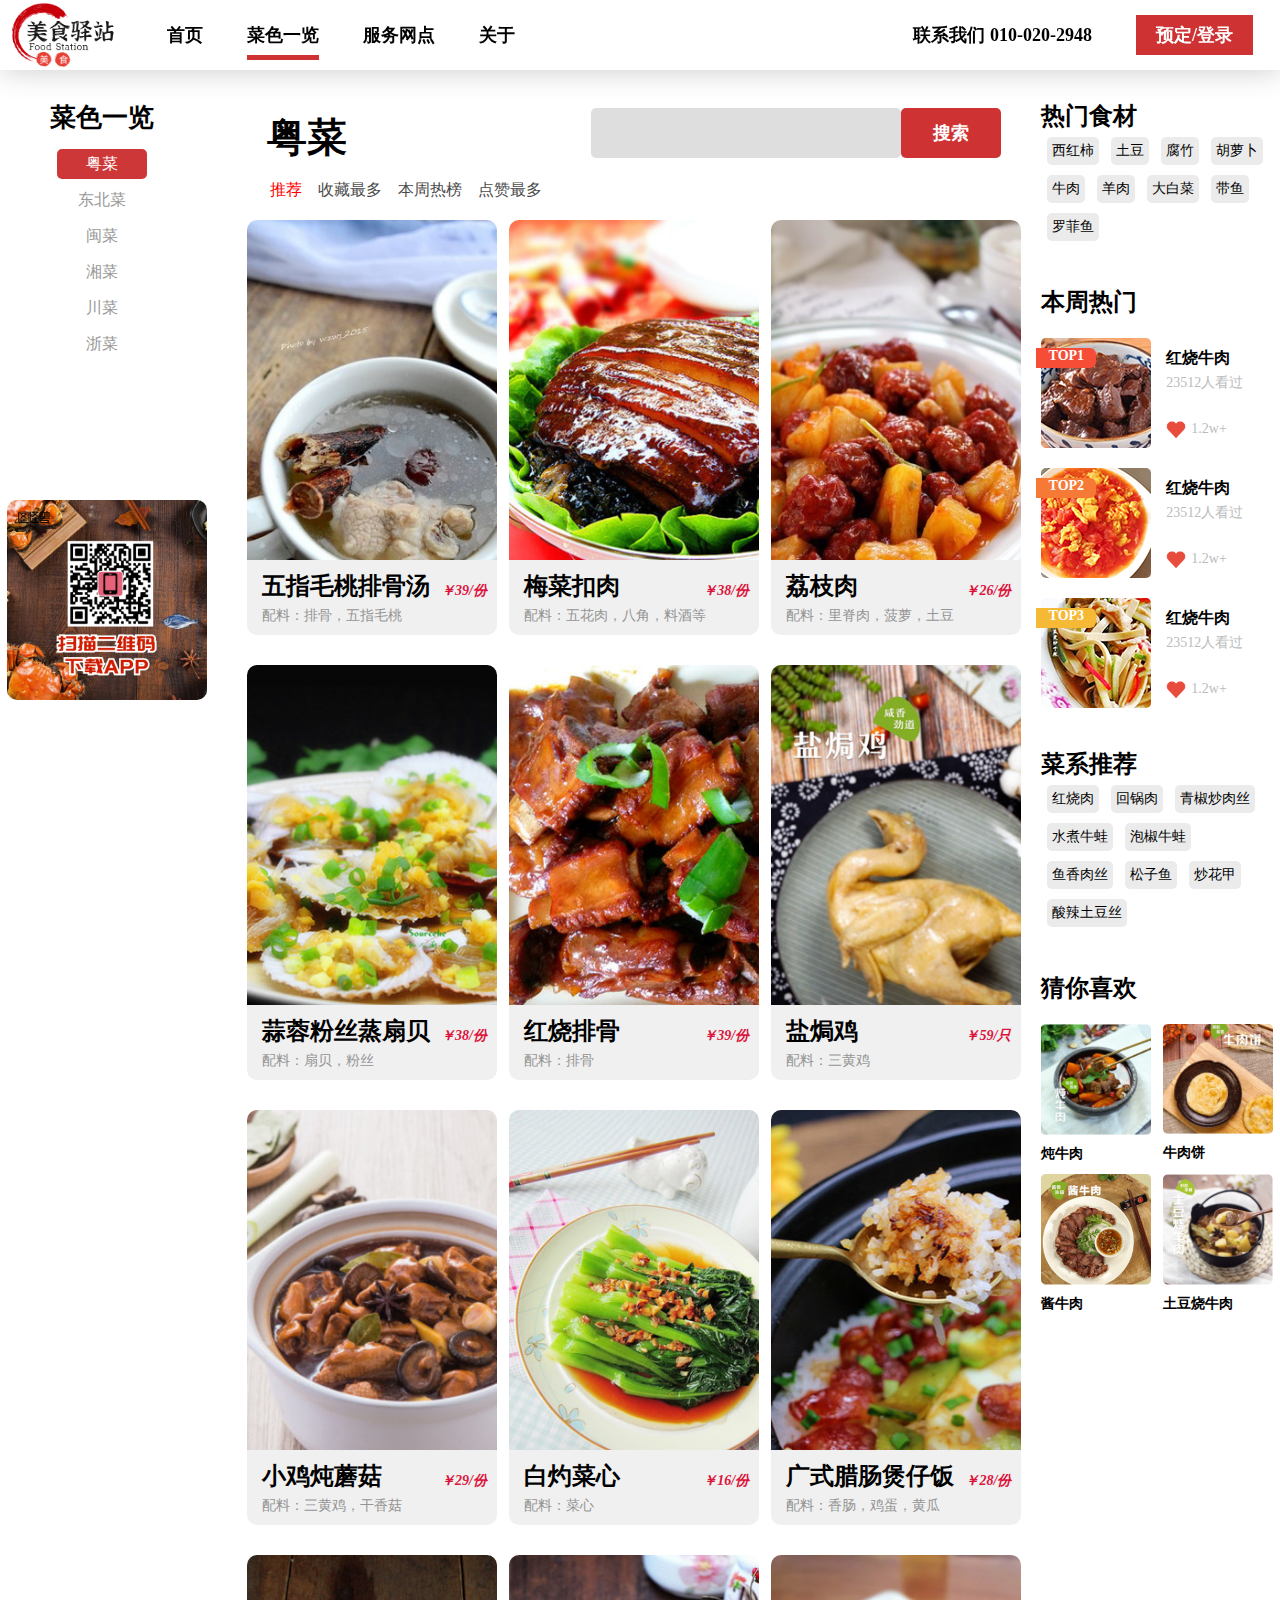
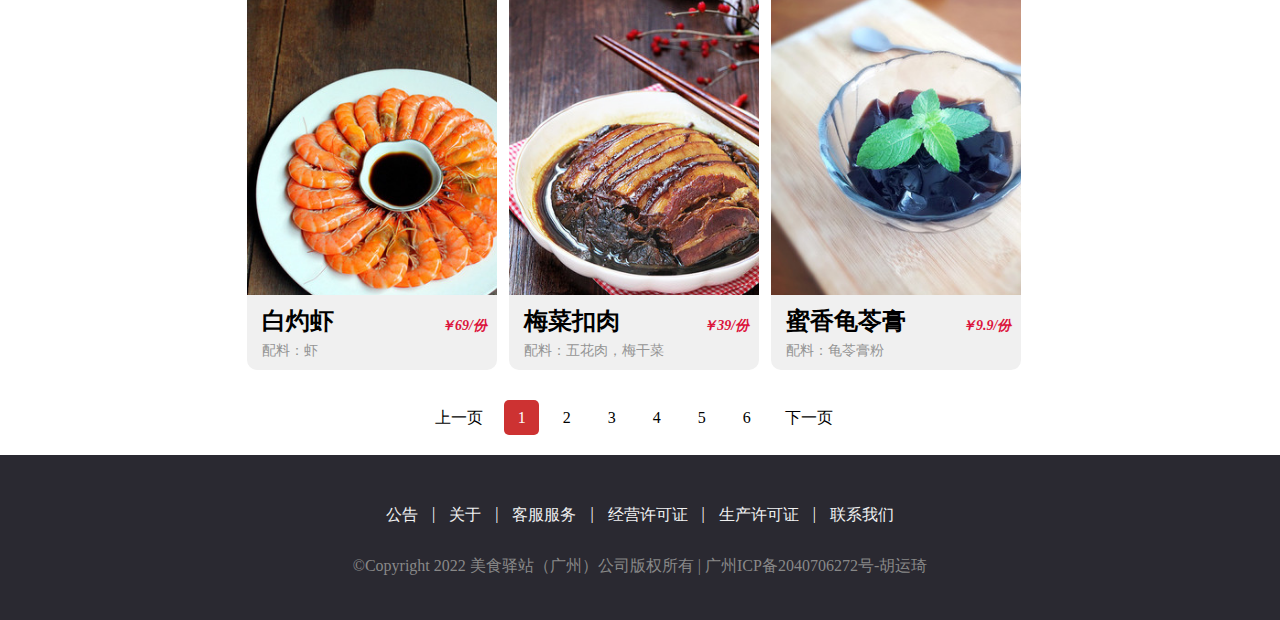
<file: h5/yuecai.html>
<!DOCTYPE html>
<html lang="en">

<head>
    <meta charset="UTF-8">
    <meta http-equiv="X-UA-Compatible" content="IE=edge">
    <meta name="viewport" content="width=device-width, initial-scale=1.0">
    <title>粤菜</title>
    <link href="images/logo.ico" rel="icon">
    <link rel="stylesheet" href="css/public.css" type="text/css">
    <link rel="stylesheet" href="css/cuisine.css" type="text/css">
</head>

<body>
    <!--header begin-->

    <div class="header" id="head">
        <div class="header-inside">
            <ul class="header-left">
                <div class="logo">
                    <a href="index.html"><img src="images/LOGO.png" alt=""></a>
                </div>
                <!--        <span class="logo">Logo</span>-->
                <!--        <li class="header-left-item"></li>-->
                <!-- <span class="logo"><a href="#">Logo</a></span> -->
                <li class="header-left-item"><a href="index.html">首页</a></li>
                <li class="header-left-item header-active"><a href="yuecai.html">菜色一览</a></li>
                <!-- <li class="header-left-item"><a href="join.html">品牌加盟</a></li> -->
                <li class="header-left-item"><a href="distribution.html">服务网点</a></li>
                <li class="header-left-item"><a href="about.html">关于</a></li>
            </ul>
            <ul class="header-right">
                <li class="header-right-item"><a href="#" style="color: black;">联系我们 010-020-2948</a></li>
                <li class="header-right-item">
                    <a href="javascript:window.location.href='login.html'"><span class="header-button">预定/登录</span></a>
                </li>
                <!--        <li class="header-right-item"><a href="javascript:window.location.href='login.html'">注册</a></li>-->
            </ul>
        </div>
    </div>

    <!--header end-->

    <div class="contact">

        <section class="nav">
            <ul class="sidebar">
                <li class="sidebar-item ">
                    <span>菜色一览</span>
                </li>
                <li class="sidebar-item sidebar-active">
                    <a href="yuecai.html">粤菜</a>
                </li>
                <li class="sidebar-item">
                    <a href="donbeicai.html">东北菜</a>
                </li>
                <li class="sidebar-item">
                    <a href="mincai.html">闽菜</a>
                </li>
                <li class="sidebar-item">
                    <a href="xiangcai.html">湘菜</a>
                </li>
                <li class="sidebar-item">
                    <a href="chuancai.html">川菜</a>
                </li>
                <li class="sidebar-item">
                    <a href="zhecai.html">浙菜</a>
                </li>
            </ul>

            <div class="code">
                <img src="images/cuisine/APP.png" alt="">
            </div>
        </section>



        <div class="box">
            <div class="box-top">
                <h1>粤菜</h1>
                <input class="input" type="text">
                <input class="input_2" type="button" value="搜索">
                <ul>
                    <li><a style="color: red;" href="#">推荐</a></li>
                    <li><a href="#">收藏最多</a></li>
                    <li><a href="#">本周热榜</a></li>
                    <li><a href="#">点赞最多</a></li>
                </ul>
            </div>
            <!-- 1 -->
            <div class="box-details">
                <div class="box-items">
                    <a href="#">
                        <div class="img-items">
                            <img src="images/yuecai/1.jpg" alt="">
                        </div>
                        <div class="items-title">
                            <span>五指毛桃排骨汤<i class="price">￥39/份</i></span>
                            <p>配料：排骨，五指毛桃</p>
                        </div>
                    </a>
                </div>
                <div class="box-items">
                    <a href="#">
                        <div class="img-items">
                            <img src="images/yuecai/2.jpg" alt="">
                        </div>
                        <div class="items-title">
                            <span>梅菜扣肉<i class="price">￥38/份</i></span>
                            <p>配料：五花肉，八角，料酒等</p>
                        </div>
                    </a>
                </div>
                <div class="box-items">
                    <a href="#">
                        <div class="img-items">
                            <img src="images/yuecai/3.jpg" alt="">
                        </div>

                        <div class="items-title">
                            <span>荔枝肉<i class="price">￥26/份</i></span>
                            <p>配料：里脊肉，菠萝，土豆</p>
                        </div>
                    </a>
                </div>
            </div>

            <!-- 2 -->
            <div class="box-details">
                <div class="box-items">
                    <a href="#">
                        <div class="img-items">
                            <img src="images/yuecai/4.jpg" alt="">
                        </div>
                        <div class="items-title">
                            <span>蒜蓉粉丝蒸扇贝<i class="price">￥38/份</i></span>
                            <p>配料：扇贝，粉丝</p>
                        </div>
                    </a>
                </div>
                <div class="box-items">
                    <a href="#">
                        <div class="img-items">
                            <img src="images/yuecai/5.jpg" alt="">
                        </div>
                        <div class="items-title">
                            <span>红烧排骨<i class="price">￥39/份</i></span>
                            <p>配料：排骨</p>
                        </div>
                    </a>
                </div>
                <div class="box-items">
                    <a href="#">
                        <div class="img-items">
                            <img src="images/yuecai/6.jpg" alt="">
                        </div>

                        <div class="items-title">
                            <span>盐焗鸡<i class="price">￥59/只</i></span>
                            <p>配料：三黄鸡</p>
                        </div>
                    </a>
                </div>
            </div>

            <!-- 3 -->
            <div class="box-details">
                <div class="box-items">
                    <a href="#">
                        <div class="img-items">
                            <img src="images/yuecai/7.jpg" alt="">
                        </div>
                        <div class="items-title">
                            <span>小鸡炖蘑菇<i class="price">￥29/份</i></span>
                            <p>配料：三黄鸡，干香菇</p>
                        </div>
                    </a>
                </div>
                <div class="box-items">
                    <a href="#">
                        <div class="img-items">
                            <img src="images/yuecai/8.jpg" alt="">
                        </div>
                        <div class="items-title">
                            <span>白灼菜心<i class="price">￥16/份</i></span>
                            <p>配料：菜心</p>
                        </div>
                    </a>
                </div>
                <div class="box-items">
                    <a href="#">
                        <div class="img-items">
                            <img src="images/yuecai/9.jpg" alt="">
                        </div>

                        <div class="items-title">
                            <span>广式腊肠煲仔饭<i class="price">￥28/份</i></span>
                            <p>配料：香肠，鸡蛋，黄瓜</p>
                        </div>
                    </a>
                </div>
            </div>

            <!-- 4 -->
            <div class="box-details">
                <div class="box-items">
                    <a href="#">
                        <div class="img-items">
                            <img src="images/yuecai/10.jpg" alt="">
                        </div>
                        <div class="items-title">
                            <span>白灼虾<i class="price">￥69/份</i></span>
                            <p>配料：虾</p>
                        </div>
                    </a>
                </div>
                <div class="box-items">
                    <a href="#">
                        <div class="img-items">
                            <img src="images/yuecai/11.jpg" alt="">
                        </div>
                        <div class="items-title">
                            <span>梅菜扣肉<i class="price">￥39/份</i></span>
                            <p>配料：五花肉，梅干菜</p>
                        </div>
                    </a>
                </div>
                <div class="box-items">
                    <a href="#">
                        <div class="img-items">
                            <img src="images/yuecai/12.jpg" alt="">
                        </div>

                        <div class="items-title">
                            <span>蜜香龟苓膏<i class="price">￥9.9/份</i></span>
                            <p>配料：龟苓膏粉</p>
                        </div>
                    </a>
                </div>
            </div>

            <!-- 5 -->
            <!-- <div class="box-details">
                <div class="box-items">
                    <a href="#">
                        <div class="img-items">
                            <img src="images/cuisine/1.jpg" alt="">
                        </div>
                        <div class="items-title">
                            <span>白切鸡</span>
                            <p>配料：三黄鸡，香油</p>
                        </div>
                    </a>
                </div>
                <div class="box-items">
                    <a href="#">
                        <div class="img-items">
                            <img src="images/cuisine/1.jpg" alt="">
                        </div>
                        <div class="items-title">
                            <span>白切鸡</span>
                            <p>配料：三黄鸡，香油</p>
                        </div>
                    </a>
                </div>
                <div class="box-items">
                    <a href="#">
                        <div class="img-items">
                            <img src="images/cuisine/1.jpg" alt="">
                        </div>

                        <div class="items-title">
                            <span>白切鸡</span>
                            <p>配料：三黄鸡，香油</p>
                        </div>
                    </a>
                </div>
            </div> -->

            <div class="box-pag">
                <section>
                    <ul class="box-pag-deatils">
                        <li class="pag-item-title"><a href="#">上一页</a></li>
                        <li class="pag-item pag-active"><a href="#">1</a></li>
                        <li class="pag-item"><a href="#">2</a></li>
                        <li class="pag-item"><a href="#">3</a></li>
                        <li class="pag-item"><a href="#">4</a></li>
                        <li class="pag-item"><a href="#">5</a></li>
                        <li class="pag-item"><a href="#">6</a></li>
                        <li class="pag-item-title"><a href="#">下一页</a></li>
                    </ul>
                </section>
            </div>

        </div>


        <div class="side">
            <div class="side-hot">
                <h2>热门食材</h2>
                <ul class="hot-ul">
                    <li class="side-hot-item">西红柿</li>
                    <li class="side-hot-item">土豆</li>
                    <li class="side-hot-item">腐竹</li>
                    <li class="side-hot-item">胡萝卜</li>
                    <li class="side-hot-item">牛肉</li>
                    <li class="side-hot-item">羊肉</li>
                    <li class="side-hot-item">大白菜</li>
                    <li class="side-hot-item">带鱼</li>
                    <li class="side-hot-item">罗菲鱼</li>
                </ul>
            </div>

            <div class="side-hot">
                <h2>本周热门</h2>
                <div class="hot-week">
                    <div class="hot-week-item">
                        <div class="hot-week-item-left">
                            <img src="images/cuisine/hot-week-1.png" alt="">
                            <span style="background-color: rgb(246, 77, 54);">TOP1</span>

                        </div>
                        <div class="hot-week-item-right">
                            <h4>红烧牛肉</h4>
                            <p>23512人看过</p>

                            <img src="images/icon/爱心.png" alt="">
                            <p style="margin-left: 25px;">1.2w+</p>

                        </div>
                    </div>
                    <div class="hot-week-item">
                        <div class="hot-week-item-left">
                            <img src="images/cuisine/hot-week-2.png" alt="">
                            <span style="background-color: rgb(246, 122, 54);">TOP2</span>
                        </div>
                        <div class="hot-week-item-right">
                            <h4>红烧牛肉</h4>
                            <p>23512人看过</p>

                            <img src="images/icon/爱心.png" alt="">
                            <p style="margin-left: 25px;">1.2w+</p>

                        </div>
                    </div>
                    <div class="hot-week-item">
                        <div class="hot-week-item-left">
                            <img src="images/cuisine/hot-week-3.png" alt="">
                            <span style="background-color: rgb(246, 185, 54);">TOP3</span>
                        </div>
                        <div class="hot-week-item-right">
                            <h4>红烧牛肉</h4>
                            <p>23512人看过</p>

                            <img src="images/icon/爱心.png" alt="">
                            <p style="margin-left: 25px;">1.2w+</p>

                        </div>
                    </div>

                </div>
            </div>

            <div class="side-recommend">
                <h2>菜系推荐</h2>
                <ul class="recommend-ul">
                    <li class="side-recommend-item">红烧肉</li>
                    <li class="side-recommend-item">回锅肉</li>
                    <li class="side-recommend-item">青椒炒肉丝</li>
                    <li class="side-recommend-item">水煮牛蛙</li>
                    <li class="side-recommend-item">泡椒牛蛙</li>
                    <li class="side-recommend-item">鱼香肉丝</li>
                    <li class="side-recommend-item">松子鱼</li>
                    <li class="side-recommend-item">炒花甲</li>
                    <li class="side-recommend-item">酸辣土豆丝</li>
                </ul>
            </div>

            <div class="side-guess">
                <h2>猜你喜欢</h2>
                <div class="guess">
                    <div class="guess-item">
                        <img src="images/cuisine/guess-1.png" alt="">
                        <span>炖牛肉</span>
                    </div>
                    <div class="guess-item">
                        <img src="images/cuisine/guess-2.png" alt="">
                        <span>牛肉饼</span>
                    </div>
                    <div class="guess-item">
                        <img src="images/cuisine/guess-3.png" alt="">
                        <span>酱牛肉</span>
                    </div>
                    <div class="guess-item">
                        <img src="images/cuisine/guess-4.png" alt="">
                        <span>土豆烧牛肉</span>
                    </div>
                </div>
            </div>

        </div>

    </div>


    <!--footer begin-->
    <div class="gcs-footer">
        <div class="footer-top">
            <a href="#">公告</a> |
            <a href="#">关于</a> |
            <a href="#">客服服务</a> |
            <a href="#">经营许可证</a> |
            <a href="#">生产许可证</a> |
            <a href="#">联系我们</a>
        </div>
        <p>
            ©Copyright 2022 美食驿站（广州）公司版权所有 | 广州ICP备2040706272号-胡运琦
        </p>
    </div>
    <!--footer end-->

</body>

</html>
<script src="js/public.js" type="text/javascript"></script>
</file>
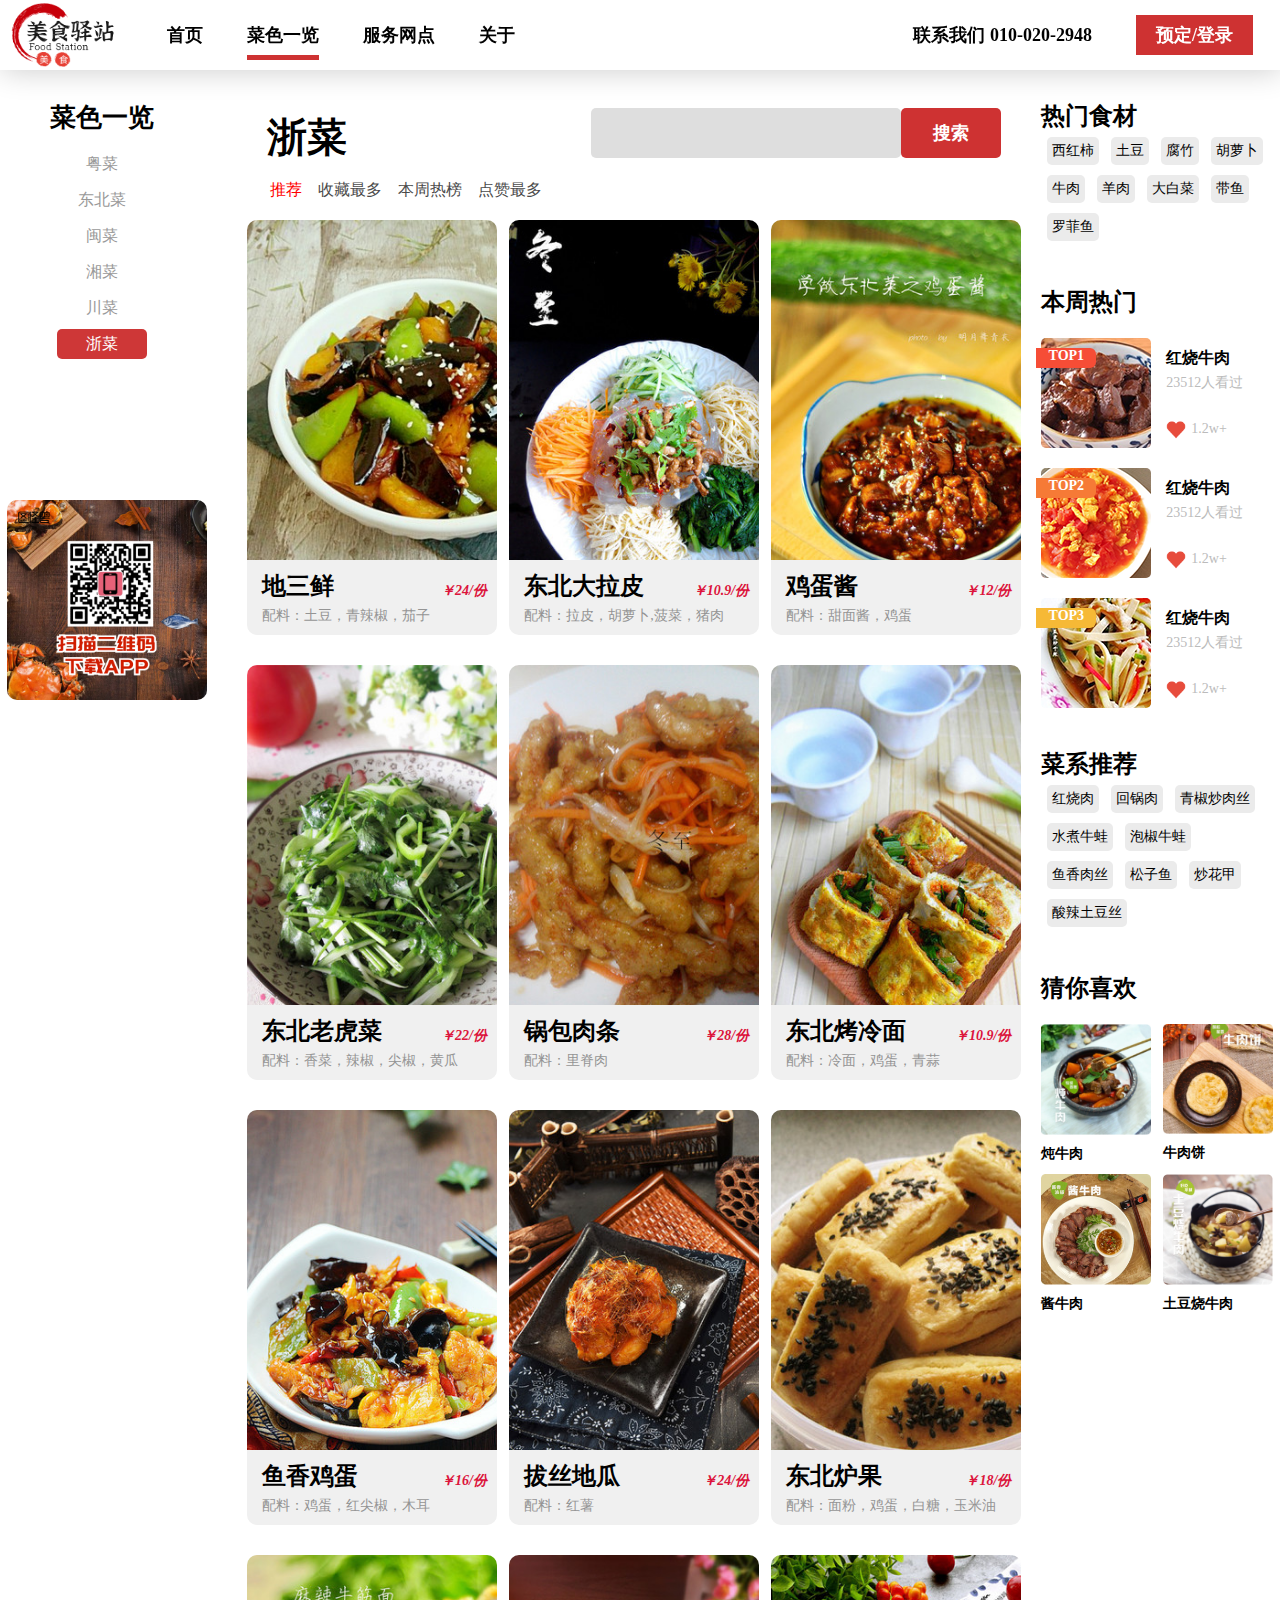
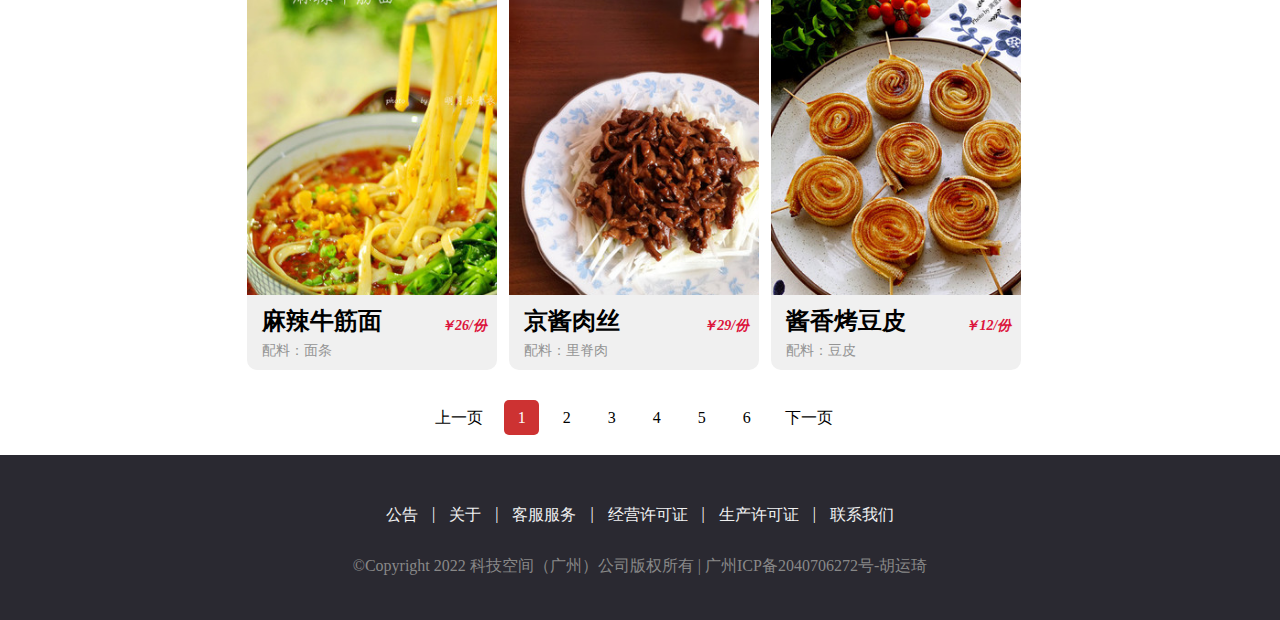
<file: h5/zhecai.html>
<!DOCTYPE html>
<html lang="en">

<head>
    <meta charset="UTF-8">
    <meta http-equiv="X-UA-Compatible" content="IE=edge">
    <meta name="viewport" content="width=device-width, initial-scale=1.0">
    <title>浙菜</title>
    <link href="images/logo.ico" rel="icon">
    <link rel="stylesheet" href="css/public.css" type="text/css">
    <link rel="stylesheet" href="css/cuisine.css" type="text/css">
</head>

<body>
    <!--header begin-->

    <div class="header" id="head">
        <div class="header-inside">
            <ul class="header-left">
                <div class="logo">
                    <a href="index.html"><img src="images/LOGO.png" alt=""></a>
                </div>
                <!--        <span class="logo">Logo</span>-->
                <!--        <li class="header-left-item"></li>-->
                <!-- <span class="logo"><a href="#">Logo</a></span> -->
                <li class="header-left-item"><a href="index.html">首页</a></li>
                <li class="header-left-item header-active"><a href="yuecai.html">菜色一览</a></li>
                <!-- <li class="header-left-item"><a href="join.html">品牌加盟</a></li> -->
                <li class="header-left-item"><a href="distribution.html">服务网点</a></li>
                <li class="header-left-item"><a href="about.html">关于</a></li>
            </ul>
            <ul class="header-right">
                <li class="header-right-item"><a href="#" style="color: black;">联系我们 010-020-2948</a></li>
                <li class="header-right-item">
                    <a href="javascript:window.location.href='login.html'"><span class="header-button">预定/登录</span></a>
                </li>
                <!--        <li class="header-right-item"><a href="javascript:window.location.href='login.html'">注册</a></li>-->
            </ul>
        </div>
    </div>

    <!--header end-->

    <div class="contact">

        <section class="nav">
            <ul class="sidebar">
                <li class="sidebar-item ">
                    <span>菜色一览</span>
                </li>
                <li class="sidebar-item ">
                    <a href="yuecai.html">粤菜</a>
                </li>
                <li class="sidebar-item">
                    <a href="donbeicai.html">东北菜</a>
                </li>
                <li class="sidebar-item">
                    <a href="mincai.html">闽菜</a>
                </li>
                <li class="sidebar-item">
                    <a href="xiangcai.html">湘菜</a>
                </li>
                <li class="sidebar-item">
                    <a href="chuancai.html">川菜</a>
                </li>
                <li class="sidebar-item sidebar-active">
                    <a href="zhecai.html">浙菜</a>
                </li>
            </ul>

            <div class="code">
                <img src="images/cuisine/APP.png" alt="">
            </div>
        </section>



        <div class="box">
            <div class="box-top">
                <h1>浙菜</h1>
                <input class="input" type="text">
                <input class="input_2" type="button" value="搜索">
                <ul>
                    <li><a style="color: red;" href="#">推荐</a></li>
                    <li><a href="#">收藏最多</a></li>
                    <li><a href="#">本周热榜</a></li>
                    <li><a href="#">点赞最多</a></li>
                </ul>
            </div>
            <!-- 1 -->
            <div class="box-details">
                <div class="box-items">
                    <a href="#">
                        <div class="img-items">
                            <img src="images/donbeicai/1.jpg" alt="">
                        </div>
                        <div class="items-title">
                            <span>地三鲜<i class="price">￥24/份</i></span>
                            <p>配料：土豆，青辣椒，茄子</p>
                        </div>
                    </a>
                </div>
                <div class="box-items">
                    <a href="#">
                        <div class="img-items">
                            <img src="images/donbeicai/2.jpg" alt="">
                        </div>
                        <div class="items-title">
                            <span>东北大拉皮<i class="price">￥10.9/份</i></span>
                            <p>配料：拉皮，胡萝卜,菠菜，猪肉</p>
                        </div>
                    </a>
                </div>
                <div class="box-items">
                    <a href="#">
                        <div class="img-items">
                            <img src="images/donbeicai/3.jpg" alt="">
                        </div>

                        <div class="items-title">
                            <span>鸡蛋酱<i class="price">￥12/份</i></span>
                            <p>配料：甜面酱，鸡蛋</p>
                        </div>
                    </a>
                </div>
            </div>

            <!-- 2 -->
            <div class="box-details">
                <div class="box-items">
                    <a href="#">
                        <div class="img-items">
                            <img src="images/donbeicai/4.jpg" alt="">
                        </div>
                        <div class="items-title">
                            <span>东北老虎菜<i class="price">￥22/份</i></span>
                            <p>配料：香菜，辣椒，尖椒，黄瓜</p>
                        </div>
                    </a>
                </div>
                <div class="box-items">
                    <a href="#">
                        <div class="img-items">
                            <img src="images/donbeicai/5.jpg" alt="">
                        </div>
                        <div class="items-title">
                            <span>锅包肉条<i class="price">￥28/份</i></span>
                            <p>配料：里脊肉</p>
                        </div>
                    </a>
                </div>
                <div class="box-items">
                    <a href="#">
                        <div class="img-items">
                            <img src="images/donbeicai/6.jpg" alt="">
                        </div>

                        <div class="items-title">
                            <span>东北烤冷面<i class="price">￥10.9/份</i></span>
                            <p>配料：冷面，鸡蛋，青蒜</p>
                        </div>
                    </a>
                </div>
            </div>

            <!-- 3 -->
            <div class="box-details">
                <div class="box-items">
                    <a href="#">
                        <div class="img-items">
                            <img src="images/donbeicai/7.jpg" alt="">
                        </div>
                        <div class="items-title">
                            <span>鱼香鸡蛋<i class="price">￥16/份</i></span>
                            <p>配料：鸡蛋，红尖椒，木耳</p>
                        </div>
                    </a>
                </div>
                <div class="box-items">
                    <a href="#">
                        <div class="img-items">
                            <img src="images/donbeicai/8.jpg" alt="">
                        </div>
                        <div class="items-title">
                            <span>拔丝地瓜<i class="price">￥24/份</i></span>
                            <p>配料：红薯</p>
                        </div>
                    </a>
                </div>
                <div class="box-items">
                    <a href="#">
                        <div class="img-items">
                            <img src="images/donbeicai/9.jpg" alt="">
                        </div>

                        <div class="items-title">
                            <span>东北炉果<i class="price">￥18/份</i></span>
                            <p>配料：面粉，鸡蛋，白糖，玉米油</p>
                        </div>
                    </a>
                </div>
            </div>

            <!-- 4 -->
            <div class="box-details">
                <div class="box-items">
                    <a href="#">
                        <div class="img-items">
                            <img src="images/donbeicai/10.jpg" alt="">
                        </div>
                        <div class="items-title">
                            <span>麻辣牛筋面<i class="price">￥26/份</i></span>
                            <p>配料：面条</p>
                        </div>
                    </a>
                </div>
                <div class="box-items">
                    <a href="#">
                        <div class="img-items">
                            <img src="images/donbeicai/11.jpg" alt="">
                        </div>
                        <div class="items-title">
                            <span>京酱肉丝<i class="price">￥29/份</i></span>
                            <p>配料：里脊肉</p>
                        </div>
                    </a>
                </div>
                <div class="box-items">
                    <a href="#">
                        <div class="img-items">
                            <img src="images/donbeicai/12.jpg" alt="">
                        </div>

                        <div class="items-title">
                            <span>酱香烤豆皮<i class="price">￥12/份</i></span>
                            <p>配料：豆皮</p>
                        </div>
                    </a>
                </div>
            </div>

            <!-- 5 -->
            <!-- <div class="box-details">
                <div class="box-items">
                    <a href="#">
                        <div class="img-items">
                            <img src="images/cuisine/1.jpg" alt="">
                        </div>
                        <div class="items-title">
                            <span>白切鸡</span>
                            <p>配料：三黄鸡，香油</p>
                        </div>
                    </a>
                </div>
                <div class="box-items">
                    <a href="#">
                        <div class="img-items">
                            <img src="images/cuisine/1.jpg" alt="">
                        </div>
                        <div class="items-title">
                            <span>白切鸡</span>
                            <p>配料：三黄鸡，香油</p>
                        </div>
                    </a>
                </div>
                <div class="box-items">
                    <a href="#">
                        <div class="img-items">
                            <img src="images/cuisine/1.jpg" alt="">
                        </div>

                        <div class="items-title">
                            <span>白切鸡</span>
                            <p>配料：三黄鸡，香油</p>
                        </div>
                    </a>
                </div>
            </div> -->

            <div class="box-pag">
                <section>
                    <ul class="box-pag-deatils">
                        <li class="pag-item-title"><a href="#">上一页</a></li>
                        <li class="pag-item pag-active"><a href="#">1</a></li>
                        <li class="pag-item"><a href="#">2</a></li>
                        <li class="pag-item"><a href="#">3</a></li>
                        <li class="pag-item"><a href="#">4</a></li>
                        <li class="pag-item"><a href="#">5</a></li>
                        <li class="pag-item"><a href="#">6</a></li>
                        <li class="pag-item-title"><a href="#">下一页</a></li>
                    </ul>
                </section>
            </div>

        </div>


        <div class="side">
            <div class="side-hot">
                <h2>热门食材</h2>
                <ul class="hot-ul">
                    <li class="side-hot-item">西红柿</li>
                    <li class="side-hot-item">土豆</li>
                    <li class="side-hot-item">腐竹</li>
                    <li class="side-hot-item">胡萝卜</li>
                    <li class="side-hot-item">牛肉</li>
                    <li class="side-hot-item">羊肉</li>
                    <li class="side-hot-item">大白菜</li>
                    <li class="side-hot-item">带鱼</li>
                    <li class="side-hot-item">罗菲鱼</li>
                </ul>
            </div>

            <div class="side-hot">
                <h2>本周热门</h2>
                <div class="hot-week">
                    <div class="hot-week-item">
                        <div class="hot-week-item-left">
                            <img src="images/cuisine/hot-week-1.png" alt="">
                            <span style="background-color: rgb(246, 77, 54);">TOP1</span>

                        </div>
                        <div class="hot-week-item-right">
                            <h4>红烧牛肉</h4>
                            <p>23512人看过</p>

                            <img src="images/icon/爱心.png" alt="">
                            <p style="margin-left: 25px;">1.2w+</p>

                        </div>
                    </div>
                    <div class="hot-week-item">
                        <div class="hot-week-item-left">
                            <img src="images/cuisine/hot-week-2.png" alt="">
                            <span style="background-color: rgb(246, 122, 54);">TOP2</span>
                        </div>
                        <div class="hot-week-item-right">
                            <h4>红烧牛肉</h4>
                            <p>23512人看过</p>

                            <img src="images/icon/爱心.png" alt="">
                            <p style="margin-left: 25px;">1.2w+</p>

                        </div>
                    </div>
                    <div class="hot-week-item">
                        <div class="hot-week-item-left">
                            <img src="images/cuisine/hot-week-3.png" alt="">
                            <span style="background-color: rgb(246, 185, 54);">TOP3</span>
                        </div>
                        <div class="hot-week-item-right">
                            <h4>红烧牛肉</h4>
                            <p>23512人看过</p>

                            <img src="images/icon/爱心.png" alt="">
                            <p style="margin-left: 25px;">1.2w+</p>

                        </div>
                    </div>

                </div>
            </div>

            <div class="side-recommend">
                <h2>菜系推荐</h2>
                <ul class="recommend-ul">
                    <li class="side-recommend-item">红烧肉</li>
                    <li class="side-recommend-item">回锅肉</li>
                    <li class="side-recommend-item">青椒炒肉丝</li>
                    <li class="side-recommend-item">水煮牛蛙</li>
                    <li class="side-recommend-item">泡椒牛蛙</li>
                    <li class="side-recommend-item">鱼香肉丝</li>
                    <li class="side-recommend-item">松子鱼</li>
                    <li class="side-recommend-item">炒花甲</li>
                    <li class="side-recommend-item">酸辣土豆丝</li>
                </ul>
            </div>

            <div class="side-guess">
                <h2>猜你喜欢</h2>
                <div class="guess">
                    <div class="guess-item">
                        <img src="images/cuisine/guess-1.png" alt="">
                        <span>炖牛肉</span>
                    </div>
                    <div class="guess-item">
                        <img src="images/cuisine/guess-2.png" alt="">
                        <span>牛肉饼</span>
                    </div>
                    <div class="guess-item">
                        <img src="images/cuisine/guess-3.png" alt="">
                        <span>酱牛肉</span>
                    </div>
                    <div class="guess-item">
                        <img src="images/cuisine/guess-4.png" alt="">
                        <span>土豆烧牛肉</span>
                    </div>
                </div>
            </div>

        </div>

    </div>


    <!--footer begin-->
    <div class="gcs-footer">
        <div class="footer-top">
            <a href="#">公告</a> |
            <a href="#">关于</a> |
            <a href="#">客服服务</a> |
            <a href="#">经营许可证</a> |
            <a href="#">生产许可证</a> |
            <a href="#">联系我们</a>
        </div>
        <p>
            ©Copyright 2022 科技空间（广州）公司版权所有 | 广州ICP备2040706272号-胡运琦
        </p>
    </div>
    <!--footer end-->

</body>

</html>
<script src="js/public.js" type="text/javascript"></script>
</file>
<file: h5/css/index.css>
:root {
    --heigth--: 70px
}

body {
    /*background-color: #000000;*/
}

* {
    margin: 0;
    padding: 0;
}


/*header begin*/

.header {
    position: fixed;
    width: 100%;
    height: 70px;
    /* background-color: rgba(0, 0, 0, 0.3); */
    background-color: rgba(255, 255, 255);
    /* color: #000; */
    z-index: 100;
    transition: .3s ease-in-out;
}

.header-shadow {
    box-shadow: 2px 2px 60px rgba(0, 0, 0, 0.3);
}

.header-inside {
    display: flex;
    justify-content: space-between;
    width: 1266px;
    margin: 0 auto;
    transition: .3s ease-in-out;
}

.header-left {
    /*float: left;*/
    /*position: absolute;*/
    /*display: block;*/
    /*width: 700px;*/
    /*height: 100px;*/
    /* margin-left: 300px; */
    /*line-height: 100px;*/
    /* list-style: none; */
    /*background-color: blueviolet;*/
}

.header-left a {
    font-size: 18px;
    text-decoration: none;
    color: #000;
    font-weight: bold;
}

.header-left a:hover {
    color: rgb(206, 50, 50);
    transition: .3s ease-in-out;
    padding-bottom: 10px;
    border-bottom: 5px #CE3232 solid;
}

.header-left-item {
    display: inline-block;
    line-height: 70px;
    padding: 0 20px;
    /* background-color: aqua; */
}

.logo {
    width: 140px;
    /* height: 100%; */
    /* background-color: #ffffff82; */
    /* position: absolute; */
    float: left;
}

.logo img {
    display: block;
    width: 115px;
}

.header-right {
    /*position: absolute;*/
    /* right: 150px; */
    /*width: 200px;*/
    /*height: 100px;*/
    /* margin-right: 300px; */
    /*line-height: 100px;*/
    /* list-style: none; */
    /*background-color: blueviolet;*/
}

.header-right a {
    font-size: 18px;
    text-decoration: none;
    color: #000;
    font-weight: bold;
}

.header-right-item:nth-child(1) a:hover {
    color: rgb(206, 50, 50);
    transition: .3s ease-in-out;
}

.header-right-item {
    display: inline-block;
    line-height: 70px;
    padding: 0 20px;
    /* background-color: red; */
}

.header-button {
    background-color: rgb(206, 50, 50);
    padding: 10px 20px;
}

.header-right-item span:hover {
    background-color: rgb(41, 41, 41);
    transition: .6s ease-in-out;
}

.header-active a {
    /* background-color: rgba(255, 255, 255, 0.6); */
    /* background-color: #000; */
    padding-bottom: 10px;
    border-bottom: 5px #CE3232 solid;
    /* transition: 0.6s ease-in-out; */
}


/* change begin */

.header-latter {
    background-color: #fff;
    transition: .3s ease-in-out;
}

.header-left-latter a {
    color: #000;
    transition: .3s ease-in-out;
}

.header-inside-latter {
    transform: scale(0.95, 0.95);
    transition: .6s ease-in-out;
}


/* .header-right-item-latter:nth-child(1) a {
    color: #000;
    transition: .3s ease-in-out;
} */

.header-right-latter a {
    font-size: 18px;
    text-decoration: none;
    color: #000;
    font-weight: bold;
}


/* change end */


/*header end*/


/*banner begin*/

.banner {
    position: relative;
    width: 1910px;
    height: 605px;
    margin: 0 auto;
    padding-top: 71px;
    /*background-color: green;*/
}

.banner-list {
    width: 100%;
    height: 605px;
    margin: 0 auto;
    list-style: none;
    position: relative;
}

.banner-list-item {
    position: absolute;
    width: 100%;
    height: 100%;
    opacity: 0;
    transition: .6s;
}

.banner-list-item i {
    display: block;
    font-size: 26px;
    font-style: normal;
    margin-bottom: -40px;
}

.banner-list-item span {
    position: absolute;
    color: rgb(255, 255, 255);
    font-size: 38px;
    font-weight: bold;
    top: 110px;
    left: 280px;
    /* transition: 1s ease-in-out; */
}

.more {
    display: block;
    width: 120px;
    height: 40px;
    text-align: center;
    line-height: 40px;
    margin-top: 20px;
    font-size: 20px;
    font-weight: 600;
    transition: .6s ease-in-out;
}

.more1 {
    color: rgb(255, 255, 255);
    background-color: rgb(206, 50, 50);
}

.more1:hover {
    color: rgb(54, 54, 54);
    background-color: rgb(230, 230, 230);
    transition: .6s ease-in-out;
    cursor: pointer;
}

.more2 {
    background-color: rgb(41, 41, 41);
    color: #fff;
}

.more2:hover {
    background-color: rgb(255, 255, 255);
    color: #000;
    transition: .6s ease-in-out;
    cursor: pointer;
}

.more3 {
    background-color: rgba(255, 255, 255, 0);
    color: #fff;
    border: 1px #fff solid;
}

.more3:hover {
    background-color: rgb(206, 50, 50);
    color: #fff;
    transition: .6s ease-in-out;
    cursor: pointer;
    border: 1px #CE3232 solid;
}

.banner-list-item.active {
    opacity: 1;
    z-index: 10;
}

.banner-list-item a {
    color: white;
    font-size: 50px;
    text-decoration: none;
}

.banner-list-item img {
    width: 100%;
    height: 100%;
}

.btn {
    position: absolute;
    width: 60px;
    height: 150px;
    top: 225px;
    border: 0;
    /*opacity: 0;*/
    background-color: rgba(0, 0, 0, 0);
    z-index: 50;
    cursor: pointer;
}

.size {
    font-size: 50px;
    color: #868686;
}

.btn:hover {
    /*opacity: 1;*/
    background-color: rgba(0, 0, 0, 0.5);
    transition: .3s;
}

.btn:hover span {
    color: white;
}

#pre {
    left: 0;
}

#next {
    right: 0;
}

.banner-list-item:nth-child(1) {
    /* background-color: black; */
}

.banner-list-item:nth-child(2) {
    /* background-color: red; */
}

.banner-list-item:nth-child(3) {
    /* background-color: gold; */
}

.banner-list-item:nth-child(4) {
    /* background-color: green; */
}

.banner-list-item:nth-child(5) {
    /* background-color: pink; */
}

.pointList {
    position: absolute;
    right: 20px;
    bottom: 20px;
    z-index: 200;
    list-style: none;
}

.point-item {
    width: 10px;
    height: 10px;
    background-color: rgba(0, 0, 0, 0.4);
    border-radius: 100%;
    /*display: inline-block;*/
    float: left;
    margin-right: 8px;
    border: 2px solid rgba(255, 255, 255, 0.6);
    cursor: pointer;
}

.active {
    background-color: rgba(255, 255, 255, 0.6);
}


/*banner end*/


/*content begin*/

.box {
    height: 100vh;
}

.box-one {
    width: 100%;
    height: 500px;
    margin: 100px 0;
    /* background-color: aquamarine; */
}

.box-inside {
    display: flex;
    justify-content: space-between;
    width: 1266px;
    height: 500px;
    margin: 0 auto;
    /* background-color: #888888; */
}

.inside-left {
    width: 600px;
    height: 500px;
    /* background-color: peru; */
}

.inside-right {
    width: 600px;
    height: 500px;
    /* background-color: rgb(124, 76, 28); */
}

.little-title {
    font-size: 16px;
    font-weight: bold;
    color: rgb(191, 189, 189);
    display: block;
    margin: 20px 20px;
}

.title {
    font-size: 30px;
    display: block;
    margin: 10px 20px;
}

.details {
    display: block;
    margin: 30px 20px;
    font-size: 16px;
    color: rgb(177, 177, 177);
}

.title-two {
    font-size: 30px;
    display: block;
    text-align: center;
    /* margin: 10px auto; */
}

.little-title-two {
    font-size: 16px;
    font-weight: bold;
    color: rgb(191, 189, 189);
    display: block;
    text-align: center;
    margin: 20px 20px;
}

.box-two-inside {
    width: 1900px;
    height: 800px;
    /* background-color: aqua; */
    margin: 0 auto;
    display: flex;
    justify-content: center;
    flex-wrap: wrap;
}

.inside-item {
    position: relative;
    overflow: hidden;
    width: 550px;
    height: 400px;
    /* background-color: #868686; */
    /* z-index: -1; */
}

.inside-item a {
    text-decoration: none;
}

.inside-item img {
    /* position: relative; */
    display: block;
    width: 550px;
    height: 400px;
    z-index: -1;
    transition: .6s ease-in-out;
}

.inside-item-latter img {
    /* position: relative; */
    transform: scale(1.1, 1.1);
    transition: .6s ease-in-out;
    /* z-index: -1; */
}

.mask {
    position: absolute;
    top: 400px;
    width: 550px;
    height: 150px;
    background-color: rgba(0, 0, 0, 0.6);
    z-index: 2;
    transition: .6s ease-in-out;
}

.mask-latter {
    top: 250px;
    transition: .6s ease-in-out;
}

.mask span {
    display: block;
    font-size: 20px;
    margin: 20px 50px;
    color: #fff;
    font-weight: bold;
}

.mask p {
    display: block;
    font-size: 18px;
    margin: 20px 50px;
    color: #fff;
    /* font-weight: bold; */
}


/*content end*/


/* contact begin */

.contact {
    width: 100%;
    height: 700px;
    background: rgba(0, 0, 0, 0.6);
    background-image: url('../images/content2.jpg');
    background-repeat: no-repeat;
    background-position: center 0;
}


/* .contact div:nth-child(0) {
    margin: 50px auto;
} */

.contact-top {
    /* display: block; */
    /* margin: 50px auto; */
    text-align: center;
    margin: 50px 0;
}

.contact-top h2 {
    font-size: 30px;
    display: block;
    margin: 10px 20px;
    color: rgb(177, 177, 177);
    padding-top: 20px;
}

.contact-top p {
    display: block;
    margin: 20px 20px;
    font-size: 16px;
    /* color: rgb(177, 177, 177); */
    color: rgb(218, 218, 218);
}

.contact-inside {
    display: flex;
    justify-content: center;
    /* align-items: center; */
}

.contact-left {
    width: 600px;
    height: 500px;
    background-color: rgb(206, 50, 50);
    display: flex;
    flex-direction: column;
    justify-content: center;
    align-items: center;
}

.contact-left-details {
    margin: 25px 0;
    width: 300px;
    height: 100px;
    /* background-color: rgb(75, 75, 75); */
}

.contact-left-details span {
    padding-top: 10px;
    display: block;
    font-size: 26px;
    /* margin: 10px 30px; */
    color: rgb(51, 51, 51);
    font-weight: bold;
}

.contact-left-details p {
    display: block;
    font-size: 16px;
    /* margin: 10px 30px; */
    /* margin: 20px 0; */
    padding-top: 10px;
    color: rgb(211, 211, 211);
    font-weight: bold;
}


/* .contact-img {
    border-radius: 50%;
    background-color: #fff;
} */

.contact-img img {
    display: block;
    margin: 10px;
    float: left;
    width: 60px;
}

.contact-right {
    width: 600px;
    height: 500px;
    background-color: #fff;
    display: flex;
    flex-direction: column;
    justify-content: center;
    align-items: center;
}

.contact-right h2 {
    padding-bottom: 10px;
}

.inputBox {
    position: relative;
}

.inputBox input {
    /* position: relative; */
    width: 365px;
    height: 40px;
    margin: 25px 0;
    border: none;
    border-bottom: 2px #000 solid;
    /* padding-left: 10px; */
    font-size: 18px;
    /* font-weight: bold; */
}

.inputBox input:focus {
    outline: none;
}

.inputBoxColor input {
    background-color: rgb(206, 50, 50);
    font-weight: bold;
    border: none;
    color: #fff;
    transition: .6s ease-in-out;
}

.inputBoxColor input:hover {
    background-color: rgb(41, 41, 41);
    transition: .6s ease-in-out;
    cursor: pointer;
}

.inputBox-span {
    position: absolute;
    left: 18px;
    top: 30px;
    font-size: 18px;
    font-weight: bold;
    color: rgba(0, 0, 0, 0.6);
    transition: .3s ease-in-out;
}

.inputBox-span-latter {
    font-size: 16px;
    left: 0;
    top: -3px;
    /* color: rgb(206, 50, 50); */
    transition: .3s ease-in-out;
}


/* contact end  */


/*footer begin*/

.gcs-footer {
    margin-top: 0;
    background: #2a2931;
    width: 100%;
    height: 165px;
    text-align: center;
    color: white;
    position: absolute;
}

.gcs-footer .footer-top {
    margin-top: 50px;
}

.gcs-footer a {
    color: #f0f1f1;
    text-decoration: none;
    padding: 0 10px;
    vertical-align: middle;
}

.gcs-footer a:hover {
    color: red;
    text-decoration: underline;
}

.gcs-footer p {
    height: 15px;
    color: #888888;
    margin-top: 30px;
}


/*footer end*/
</file>
<file: h5/css/public.css>
* {
    margin: 0;
    padding: 0;
}


/*header begin*/

.header {
    position: fixed;
    width: 100%;
    height: 70px;
    /* background-color: rgba(0, 0, 0, 0.3); */
    z-index: 100;
    transition: .3s ease-in-out;
    box-shadow: 1px 1px 30px rgba(0, 0, 0, 0.2);
    background-color: #fff;
}


/* .header-shadow {
    box-shadow: 2px 2px 60px rgba(0, 0, 0, 0.3);
} */

.header-inside {
    display: flex;
    justify-content: space-between;
    width: 1266px;
    margin: 0 auto;
    transition: .3s ease-in-out;
}

.header-left {
    /*float: left;*/
    /*position: absolute;*/
    /*display: block;*/
    /*width: 700px;*/
    /*height: 100px;*/
    /* margin-left: 300px; */
    /*line-height: 100px;*/
    /* list-style: none; */
    /*background-color: blueviolet;*/
}

.header-left a {
    font-size: 18px;
    text-decoration: none;
    color: #000;
    font-weight: bold;
}

.header-left a:hover {
    color: rgb(206, 50, 50);
    transition: .3s ease-in-out;
    padding-bottom: 10px;
    border-bottom: 5px #CE3232 solid;
}

.header-left-item {
    display: inline-block;
    line-height: 70px;
    padding: 0 20px;
    /* background-color: aqua; */
}

.logo {
    width: 140px;
    /* height: 100%; */
    /* background-color: #ffffff82; */
    /* position: absolute; */
    float: left;
}

.logo img {
    display: block;
    width: 115px;
}

.header-right {
    /*position: absolute;*/
    /* right: 150px; */
    /*width: 200px;*/
    /*height: 100px;*/
    /* margin-right: 300px; */
    /*line-height: 100px;*/
    /* list-style: none; */
    /*background-color: blueviolet;*/
}

.header-right a {
    font-size: 18px;
    text-decoration: none;
    color: #fff;
    font-weight: bold;
}

.header-right-item:nth-child(1) a:hover {
    color: rgb(206, 50, 50);
    transition: .3s ease-in-out;
}

.header-right-item {
    display: inline-block;
    line-height: 70px;
    padding: 0 20px;
    /* background-color: red; */
}

.header-button {
    background-color: rgb(206, 50, 50);
    padding: 10px 20px;
}

.header-right-item span:hover {
    background-color: rgb(41, 41, 41);
    transition: .6s ease-in-out;
}


/* change begin */

.header-latter {
    background-color: #fff;
    transition: .3s ease-in-out;
}

.header-left-latter a {
    color: #000;
    transition: .3s ease-in-out;
}

.header-inside-latter {
    transform: scale(0.95, 0.95);
    transition: .6s ease-in-out;
}


/* .header-right-item-latter:nth-child(1) a {
    color: #000;
    transition: .3s ease-in-out;
} */

.header-right-latter a {
    font-size: 18px;
    text-decoration: none;
    color: #000;
    font-weight: bold;
}


/* change end */

.header-active a {
    /* background-color: rgba(255, 255, 255, 0.6); */
    /* background-color: #000; */
    padding-bottom: 10px;
    border-bottom: 5px #CE3232 solid;
    /* transition: 0.6s ease-in-out; */
}


/*header end*/


/*footer begin*/

.gcs-footer {
    margin-top: 0;
    background: #2a2931;
    width: 100%;
    height: 165px;
    text-align: center;
    color: white;
    position: absolute;
}

.gcs-footer .footer-top {
    margin-top: 50px;
}

.gcs-footer a {
    color: #f0f1f1;
    text-decoration: none;
    padding: 0 10px;
    vertical-align: middle;
}

.gcs-footer a:hover {
    color: red;
    text-decoration: underline;
}

.gcs-footer p {
    height: 15px;
    color: #888888;
    margin-top: 30px;
}


/*footer end*/
</file>
<file: h5/css/cuisine.css>
.contact {
    width: 1266px;
    margin: 0 auto;
    padding-top: 100px;
    height: 1955px;
    /* background-color: aqua; */
    display: flex;
    position: relative;
    /* float: left; */
}

.sidebar {
    width: 150px;
    height: 400px;
    /* background-color: rgb(199, 157, 118); */
    padding: 0 20px;
    margin-right: 50px;
    display: flex;
    justify-content: start;
    flex-direction: column;
    justify-items: center;
    list-style: none;
    border-radius: 10px
}

.sidebar-item {
    width: 100%;
    height: 30px;
    text-align: center;
    line-height: 30px;
    margin: 3px 0;
}

.sidebar-item span {
    font-size: 26px;
    color: #000;
    font-weight: bold;
}

.sidebar-item a {
    display: block;
    text-decoration: none;
    font-size: 16px;
    color: rgb(153, 153, 153);
    margin: 10px 30px;
    border-radius: 5px;
}

.sidebar-item a:hover {
    background-color: rgb(247, 212, 207);
}

.sidebar-item-active a {
    background-color: rgb(254, 228, 225);
}

.sidebar-active a {
    color: rgb(255, 255, 255);
    background-color: rgb(206, 55, 55);
}

.sidebar-active a:hover {
    /* color: rgb(255, 255, 255); */
    background-color: rgb(206, 55, 55);
}

.code img {
    border-radius: 10px;
    width: 200px;
}

.box {
    width: 800px;
    height: 600px;
    /* background-color: brown; */
}

.box-top {
    width: 100%;
    height: 120px;
    /* background-color: yellowgreen; */
    position: relative;
}

.box-top h1 {
    display: block;
    font-size: 40px;
    padding: 10px 20px;
}

.box-top ul {
    list-style: none;
    display: flex;
    margin-left: 15px;
}

.box-top li {
    font-size: 16px;
    margin: 5px 8px;
}

.box-top a {
    text-decoration: none;
    color: rgb(75, 75, 75);
}

.input {
    position: absolute;
    right: 120px;
    top: 8px;
    width: 300px;
    height: 50px;
    outline: none;
    font-size: 18px;
    padding-left: 10px;
    border: 0;
    border-radius: 5px;
    background-color: rgb(222, 222, 222);
}

.input_2 {
    position: absolute;
    right: 20px;
    top: 8px;
    width: 100px;
    height: 50px;
    font-size: 18px;
    font-weight: bold;
    border: 0;
    border-radius: 5px;
    background-color: rgb(206, 50, 50);
    color: #fff;
    cursor: pointer;
}

.box-details {
    width: 100%;
    display: flex;
    justify-content: space-between;
    position: relative;
    margin-bottom: 30px;
}

.box-items {
    position: relative;
    width: 250px;
    /* height: 350px;        */
    /* background-color: violet; */
    overflow: hidden;
    top: 0;
    transition: .6s ease-in-out;
    border-radius: 10px;
}

.box-items a {
    text-decoration: none;
}

.box-items:hover {
    box-shadow: 3px 5px 20px rgba(75, 75, 75, 0.5);
    top: -10px;
    transition: .3s ease-in-out;
}

.box-items img {
    width: 300px;
}

.img-items {
    width: 100%;
    height: 340px;
    overflow: hidden;
}

.items-title {
    width: 100%;
    height: 60px;
    /* background-color: yellow; */
    background-color: rgb(240, 240, 240);
    padding-top: 10px;
    padding-bottom: 5px;
}

.items-title span {
    font-size: 24px;
    font-weight: bold;
    color: #000;
    margin: 2px 15px;
}

.items-title p {
    font-size: 14px;
    color: rgb(148, 148, 148);
    margin: 5px 15px;
}

.price {
    font-size: 14px;
    color: crimson;
    position: absolute;
    right: 10px;
    bottom: 35px;
}

.box-pag {
    /* width: 100%; */
    /* margin: 25px auto; */
    /* text-align: center; */
    /* background-color: rgb(55, 69, 196); */
}

.box-pag-deatils {
    list-style: none;
    display: flex;
    justify-content: center;
}

.pag-item-title {
    width: 70px;
    height: 35px;
    /* background-color: rgb(177, 49, 49); */
    text-align: center;
    line-height: 35px;
}


/* .pag-item-title:hover {
    background-color: rgb(206, 50, 50);
} */

.pag-item {
    width: 35px;
    height: 35px;
    text-align: center;
    line-height: 35px;
}

.pag-item a {
    display: block;
}

.pag-item:hover {
    /* background-color: rgb(168, 168, 168); */
}

.box-pag-deatils li {
    margin: 0 5px;
    border-radius: 5px;
}

.box-pag-deatils li:hover a {
    color: rgb(223, 32, 32);
}

.box-pag-deatils li:hover {
    background-color: rgb(247, 212, 207);
}

.box-pag-deatils a {
    text-decoration: none;
    color: #000;
}

.pag-active {
    background-color: rgb(205, 50, 50);
    /* width: 35px;
    height: 35px;
    text-align: center;
    line-height: 35px; */
}

.pag-active a {
    color: #fff;
}

.side {
    width: 260px;
    height: 1000px;
    /* background-color: cadetblue; */
}

.side-hot {
    /* width: 240px; */
    /* float: right; */
    margin-left: 20px;
    padding-bottom: 40px;
    position: static;
    top: 10px;
}

.hot-ul {
    list-style: none;
    display: flex;
    justify-content: start;
    flex-wrap: wrap;
}

.side-hot-item {
    background-color: rgb(235, 235, 235);
    margin: 5px 6px;
    padding: 5px;
    border-radius: 5px;
    font-size: 14px;
}

.hot-week-item {
    margin-top: 20px;
    display: flex;
    /* justify-content: space-between; */
}

.hot-week-item-left {
    position: relative;
    width: 110px;
    height: 110px;
    /* background-color: blue; */
    /* border-radius: 5px; */
    /* overflow: hidden; */
}

.hot-week-item-left span {
    display: block;
    position: absolute;
    width: 60px;
    height: 20px;
    text-align: center;
    /* background-color: rgb(246, 122, 54); */
    /* background-color: rgb(246, 185, 54); */
    top: 10px;
    left: -5px;
    border-radius: 0 6px 6px 0;
    font-size: 14px;
    color: #fff;
    font-weight: bold;
    z-index: 10;
}

.hot-week-item-left img {
    /* position: absolute;
    top: 0;
    left: 0; */
    border-radius: 5px;
    width: 110px;
    /* transform: scale(0.7); */
    /* height: 110px; */
    /* z-index: 10; */
}

.hot-week-item-right {
    margin-left: 15px;
}

.hot-week-item-right h4 {
    padding-top: 10px;
}

.hot-week-item-right p {
    font-size: 14px;
    color: rgb(187, 187, 187);
    padding-top: 5px;
}

.hot-week-item-right img {
    position: relative;
    /* display: block; */
    top: 27px;
    width: 20px;
}

.side {
    width: 260px;
    height: 1000px;
    /* background-color: cadetblue; */
}

.side-recommend {
    /* width: 240px; */
    /* float: right; */
    margin-left: 20px;
    padding-bottom: 40px;
}

.recommend-ul {
    list-style: none;
    display: flex;
    justify-content: start;
    flex-wrap: wrap;
}

.side-recommend-item {
    background-color: rgb(235, 235, 235);
    margin: 5px 6px;
    padding: 5px;
    border-radius: 5px;
    font-size: 14px;
}

.side-guess {
    margin-left: 20px;
}

.guess {
    display: flex;
    justify-content: space-between;
    flex-wrap: wrap;
}

.guess-item {
    width: 110px;
    height: 110px;
    margin: 20px 0;
    background-color: blueviolet;
}

.guess-item img {
    display: block;
    width: 110px;
}

.guess-item span {
    display: block;
    margin-top: 10px;
    font-size: 14px;
    font-weight: bold;
}
</file>
<file: h5/css/about.css>
.about {
    width: 1400px;
    height: 1000px;
    margin: 0 auto;
    background-color: rgb(233, 233, 233);
}

.banner img {
    display: block;
    padding-top: 60px;
    /* margin-top: 60px; */
}

.culture {
    width: 100%;
    /* height: 500px; */
    /* background-color: blueviolet; */
}

.title {
    /* text-align: center; */
    display: flex;
    justify-content: center;
}

.title a {
    display: block;
    text-decoration: none;
    text-align: center;
    line-height: 40px;
    color: #000;
    margin: 20px 20px;
    background-color: rgb(241, 241, 241);
    width: 130px;
    height: 40px;
    border-radius: 5px;
    transition: .3s ease-in-out;
}

.title a:hover {
    color: #fff;
    background-color: rgb(68, 68, 68);
    transition: .3s ease-in-out;
}

.active a {
    color: #fff;
    background-color: rgb(68, 68, 68);
}

.detail {
    width: 800px;
    margin: 0 auto;
    font-size: 16px;
    padding-top: 30px;
    text-indent: 33px;
    line-height: 26px;
}
</file>
<file: h5/css/distribution.css>
body {
    background-color: #272627;
}

.body {
    padding-top: 100px;
    /* background-color: #272627; */
    /* background-image: url('../images/zg-1.png'); */
    background-repeat: no-repeat;
    background-position: center 0;
    background-color: #272627;
    /* margin: 0px 100px; */
    width: 1266px;
    height: 800px;
    margin: 0 auto;
}

.form {
    width: 450px;
    height: 600px;
    /* background-color: #2d2d2d; */
    border-radius: 6px;
    /* opacity: 0.1; */
    position: absolute;
    /* margin-top: 50px; */
    /* margin-left: 800px; */
}

.inp {
    position: absolute;
    padding-top: 50px;
    padding-bottom: 10px;
    padding-left: 20px;
    margin-top: 50px;
    margin-left: 845px;
    width: 340px;
    opacity: 0.2;
    background-color: #cacaca;
}

.move_1 {
    color: #fc4506;
    font-size: 14px;
    padding-right: 10px;
}

.move_2 {
    position: absolute;
    margin-left: 870px;
    margin-top: 100px;
    /* background-color: aqua; */
}

.img {
    position: absolute;
    float: left;
    padding-top: 60px;
    padding-left: 1130px;
}

.p_1 {
    margin-left: -10px;
    margin-top: 40px;
    font-size: 18px;
    color: #ffffff;
}

.p_2 {
    margin-left: -10px;
    margin-top: 20px;
    font-size: 18px;
    color: #ffffff;
}

.p_3 {
    margin-top: 160px;
    margin-left: -10px;
    color: #FFFFFF;
    font-size: 18px;
}

.p_3_1 {
    font-size: 40px;
    color: #fc4506;
}

.p_3_2 {
    font-size: 30px;
    color: #fc4506;
}

.border {
    position: absolute;
    margin-top: 60px;
    padding-top: 10px;
    padding-left: 30px;
    padding-bottom: 12px;
    width: 160px;
    border: 1px solid #fc4506;
    border-radius: 25px;
    font-size: 16px;
    color: #fc4506;
}

a {
    text-decoration: none;
    out-line: none;
    color: #fc4506;
}

a:hover {
    color: #e53d05;
}

.filter-box {
    width: 240px;
    height: 34px;
    background-color: #414141;
    border: solid 0px #dcdcdc;
    font-family: Roboto;
    font-size: 14px;
    font-weight: normal;
    font-style: normal;
    font-stretch: normal;
    letter-spacing: normal;
    text-align: left;
    color: #ffffff;
    padding-left: 10px;
    border-color: #dcdcdc;
    -webkit-appearance: none;
}

select {
    background-image: url('../images/箭头.png');
    background-position: 222px 9px;
    font-family: Roboto;
    font-size: 12px;
    color: #3d3d3d;
    background-repeat: no-repeat;
}
</file>
<file: h5/css/login.css>
* {
    margin: 0;
    padding: 0;
    box-sizing: border-box;
}

.user {
    display: flex;
    justify-content: center;
    align-items: center;
    height: 100vh;
    background-color: rgba(0, 0, 0, 1);
    background-image: url('../images/user_ps.jpg');
    background-repeat: no-repeat;
    background-position: center 0;
}

h2 {
    font-size: 32px;
    text-transform: capitalize;
}

a {
    /* display: inline-block; */
    height: 20px;
    text-decoration: none;
    color: #bbbbbb;
    text-transform: capitalize;
    font-size: 12px;
}

a:hover {
    color: lightslategray;
    /* border-bottom: 2px solid #ff4b2b; */
}

button {
    background-color: #ff4b2b;
    padding: 10px 40px;
    border: 1px solid transparent;
    border-radius: 20px;
    text-transform: uppercase;
    color: white;
    margin-top: 10px;
    outline: none;
    transition: transform 80ms;
}

button:active {
    transform: scale(.95);
}

.container {
    position: relative;
    width: 758px;
    height: 480px;
    background-color: #ffffff;
    box-shadow: 0 14px 28px rgba(0, 0, 0, 0.25), 0 10px 10px rgba(0, 0, 0, 0.20);
    border-radius: 10px;
    overflow: hidden;
}

.form-container {
    position: absolute;
    top: 0;
    width: 50%;
    height: 100%;
    background-color: #ffffff;
    /*display: none;*/
    transition: all .65s ease-in;
}

.sign-up-container {
    /*right: 0;*/
    z-index: 1;
}

.sign-in-container {
    z-index: 2;
}

.form-container form {
    display: flex;
    flex-direction: column;
    justify-content: center;
    align-items: center;
    height: 100%;
    width: 100%;
    padding: 12px 15px;
}

.form-container input {
    width: 100%;
    margin: 8px 0;
    padding: 12px;
    background-color: #eee;
    border: none;
}

.social-container {
    margin: 10px 0;
}

.social-container a {
    display: inline-block;
    height: 40px;
    width: 40px;
    border: 1px solid #ddd;
    border-radius: 50%;
    text-align: center;
    line-height: 40px;
    color: #333333;
    margin: 0 5px;
}

.social-container a:hover {
    color: white;
    background-color: #222f3f;
    border-color: #cbcbcc;
}

.overlay-container {
    position: absolute;
    top: 0;
    width: 50%;
    height: 100%;
    right: 0;
    z-index: 100;
    overflow: hidden;
    transition: transform .6s ease-in-out;
}

.overlay {
    position: absolute;
    width: 200%;
    height: 100%;
    left: -100%;
    background-color: #ff4b2b;
    background-image: linear-gradient(to right, #ff4b2d, #ff426b);
}

.overlay-panel {
    position: absolute;
    display: flex;
    justify-content: center;
    align-items: center;
    flex-direction: column;
    width: 50%;
    height: 100%;
    color: white;
    padding: 0 40px;
    text-align: center;
}

.overlay-panel button {
    background-color: transparent;
    border: 1px solid white;
}

.overlay-panel p {
    font-size: 12px;
    margin: 10px 0 15px;
}

.overlay-right-container {
    right: 0;
    transform: translateX(0);
    transition: transform .6s ease-in-out;
}

.overlay-left-container {
    transform: translateX(10%);
    transition: transform .6s ease-in-out;
}

.container.active .sign-up-container {
    transform: translateX(100%);
    z-index: 5;
}

.container.active .sign-in-container {
    transform: translateX(100%);
}

.container.active .overlay-container {
    transform: translateX(-100%);
}

.container.active .overlay {
    transform: translateX(50%);
}

.container.active .overlay-left-container {
    transform: translateX(0);
}

.container.active .overlay-right-container {
    transform: translateX(-10%);
}
</file>
